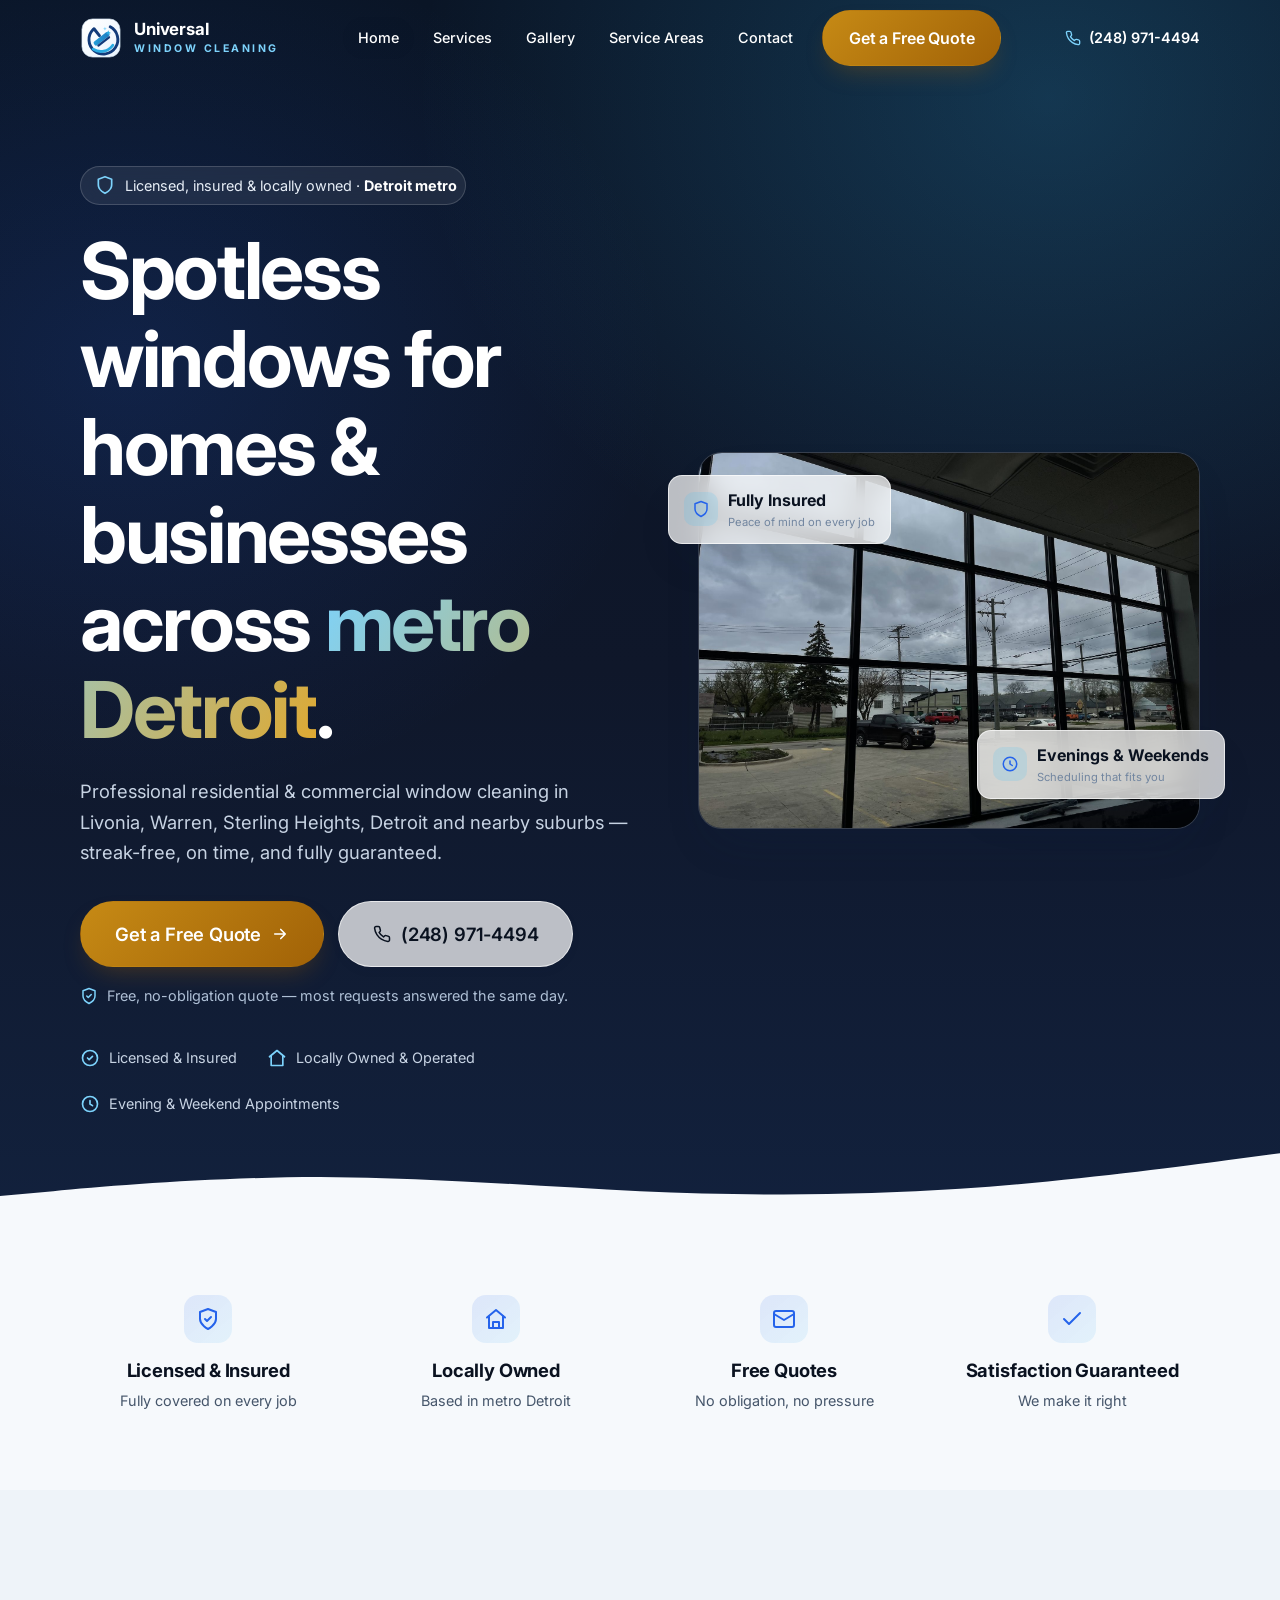
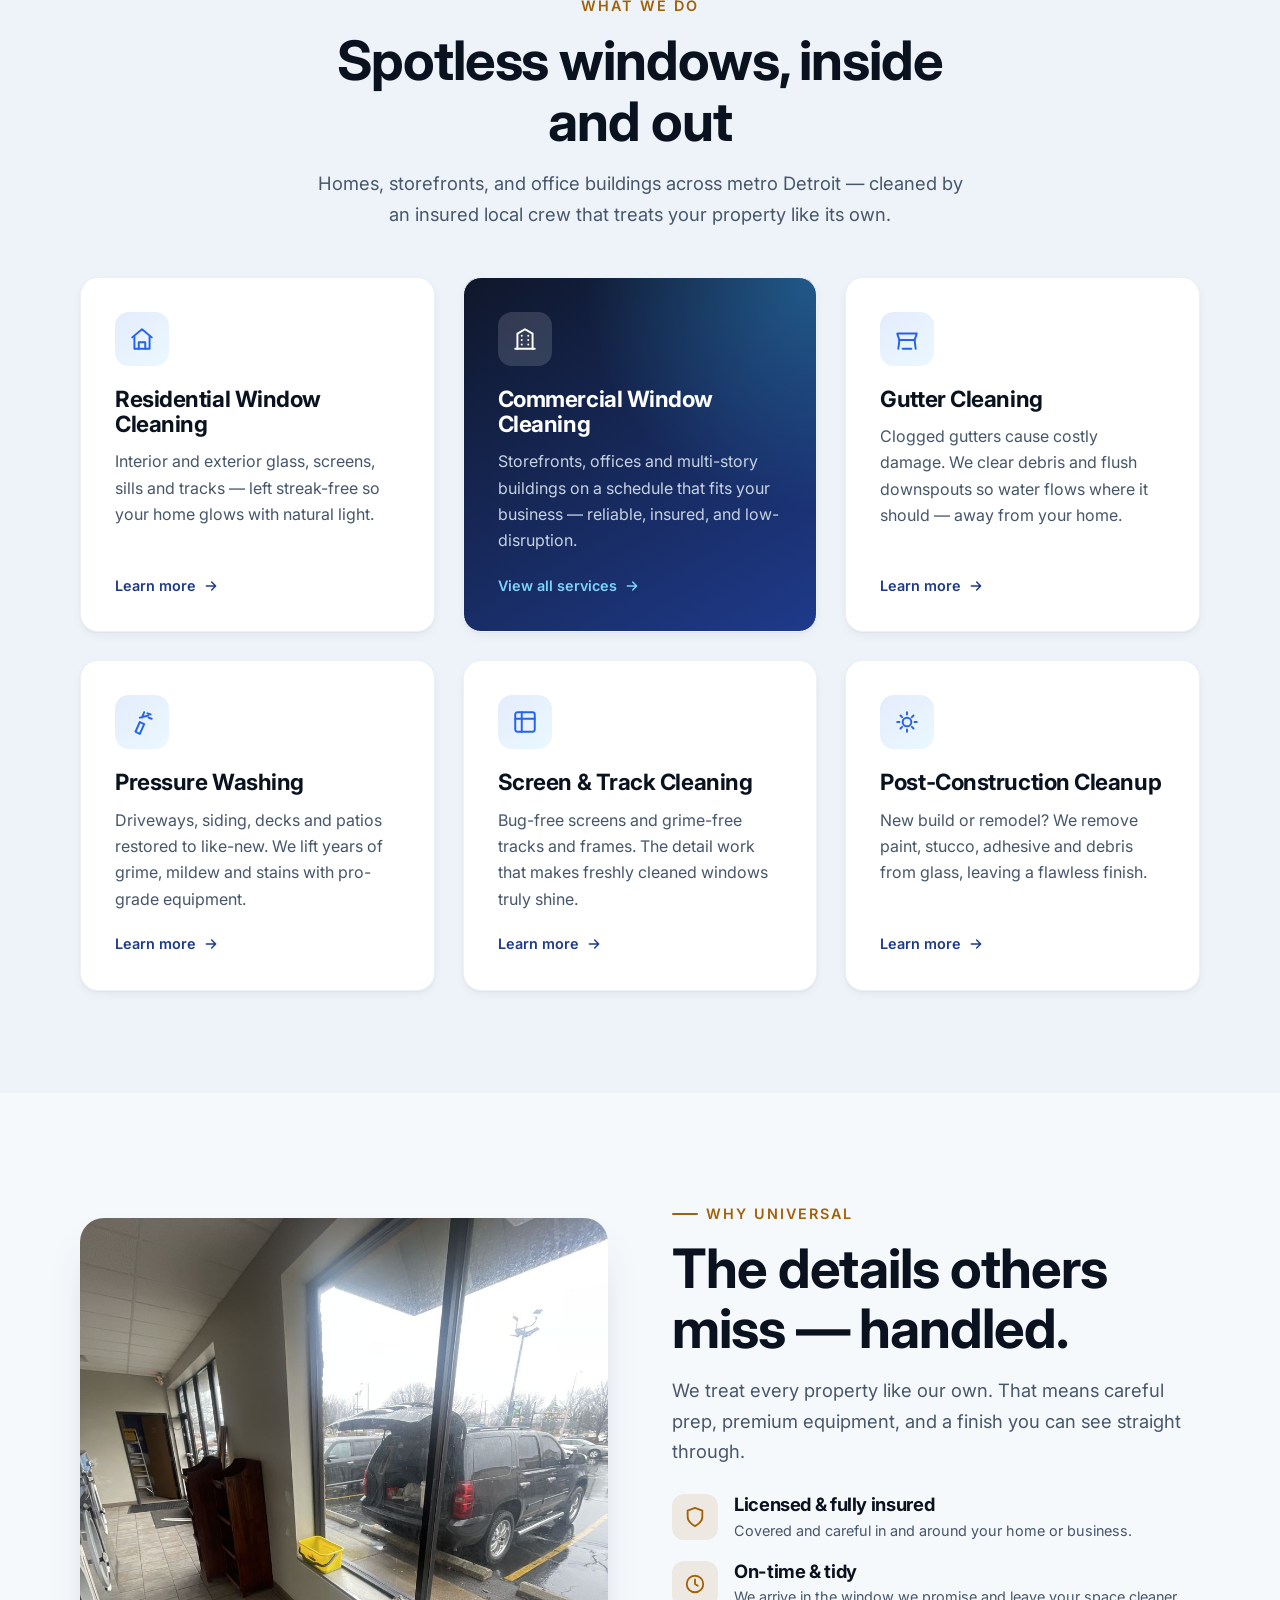
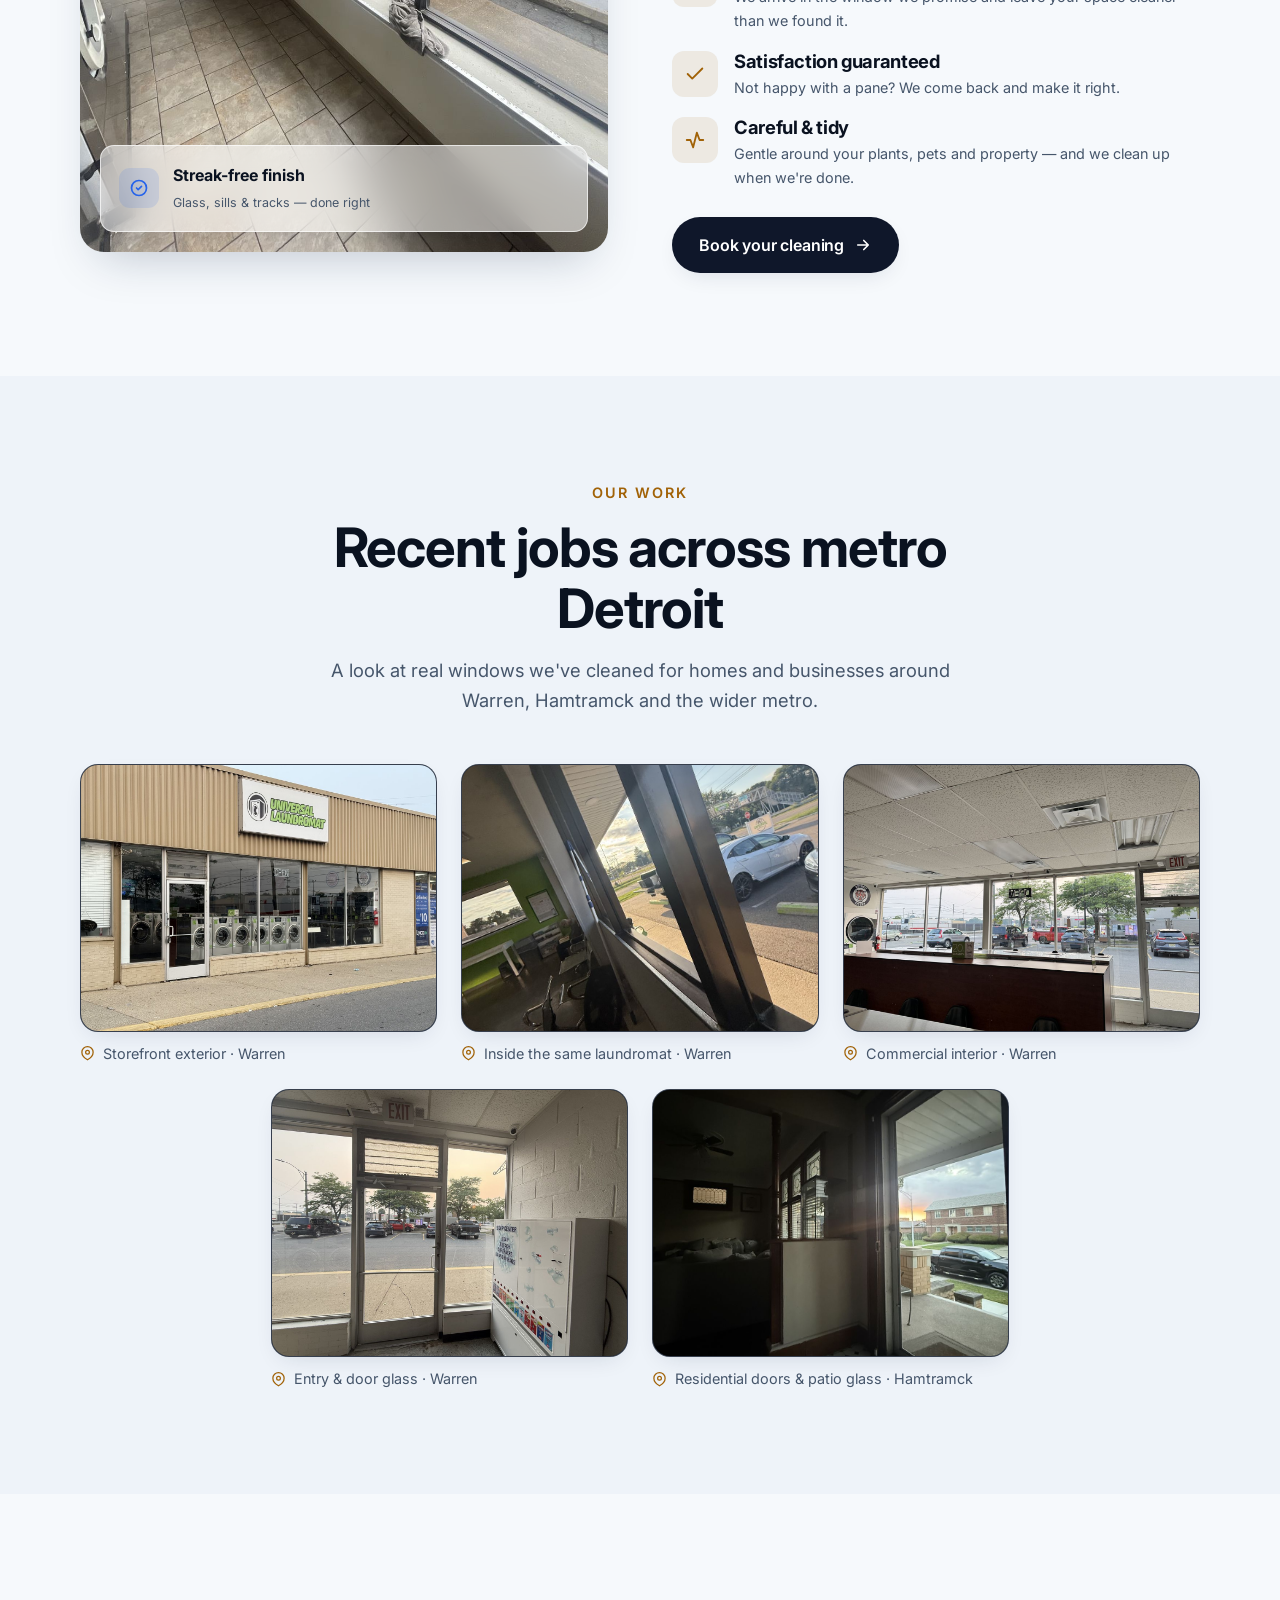
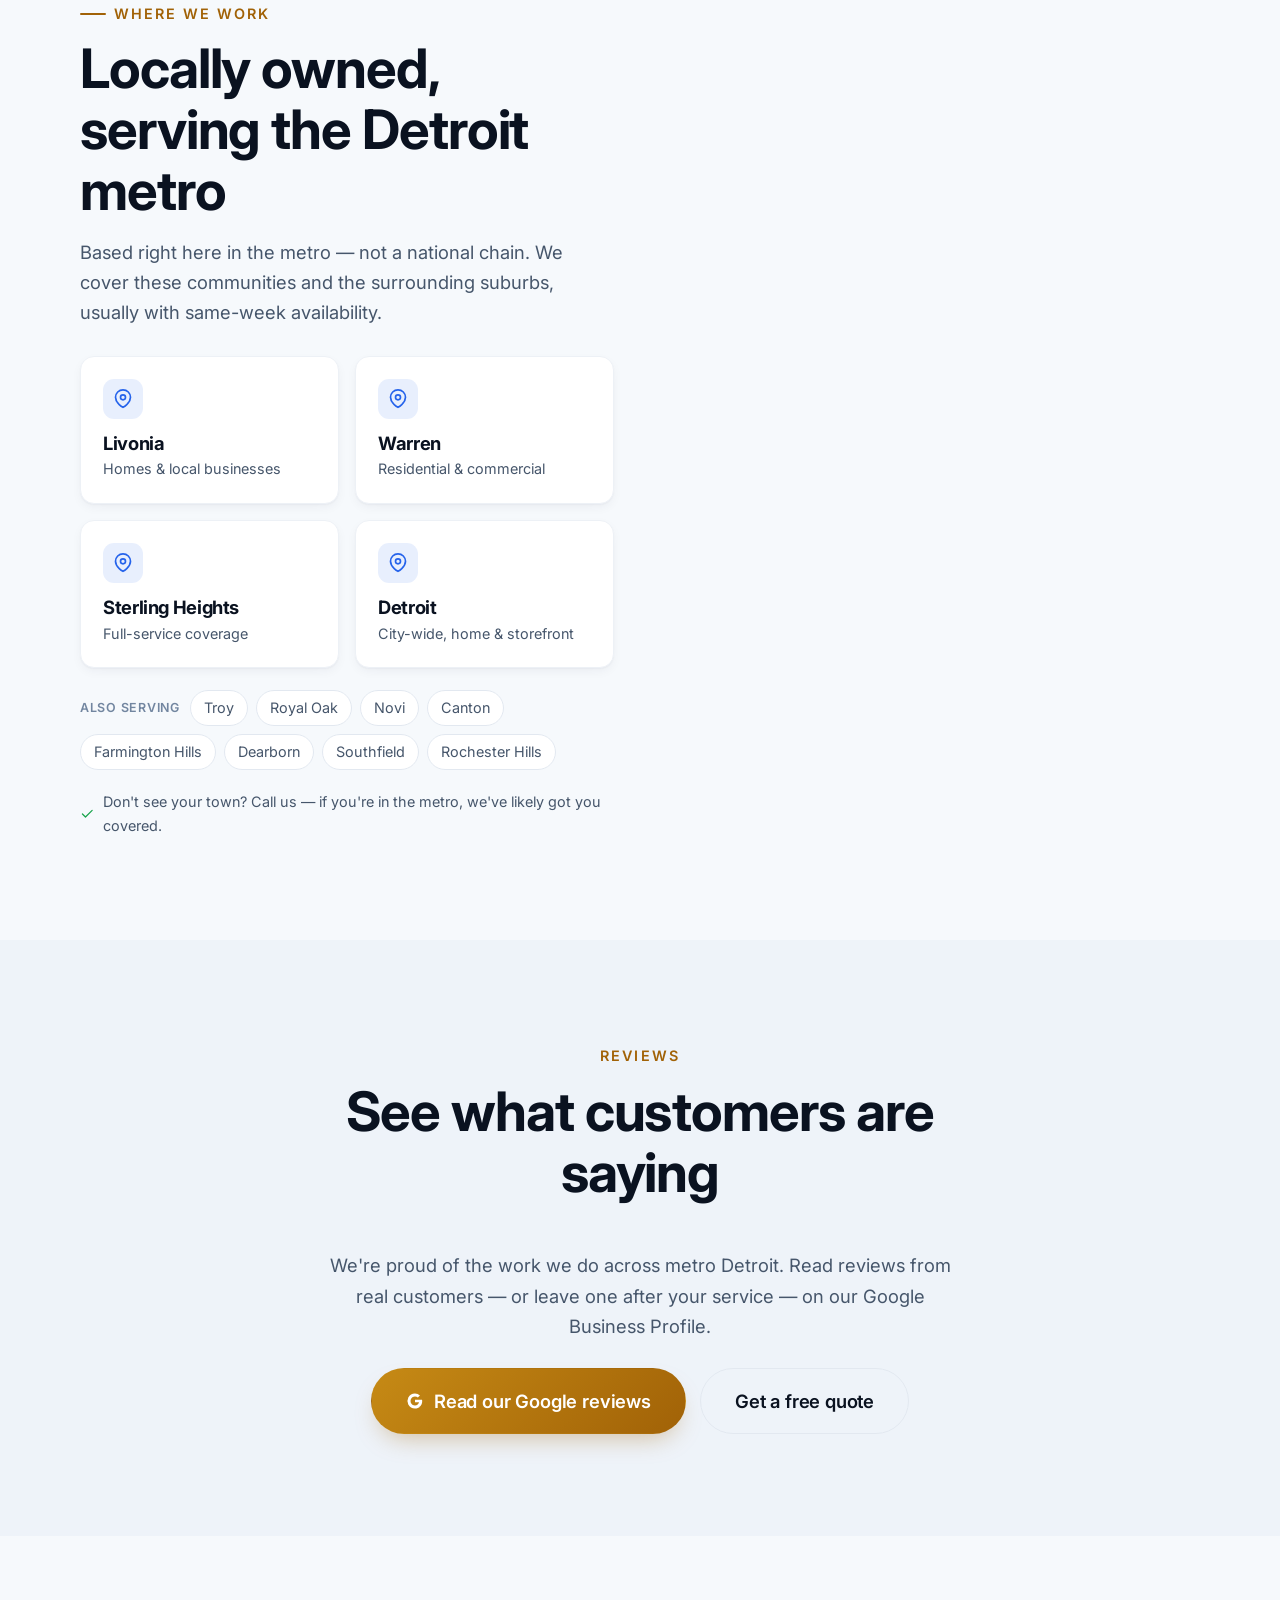
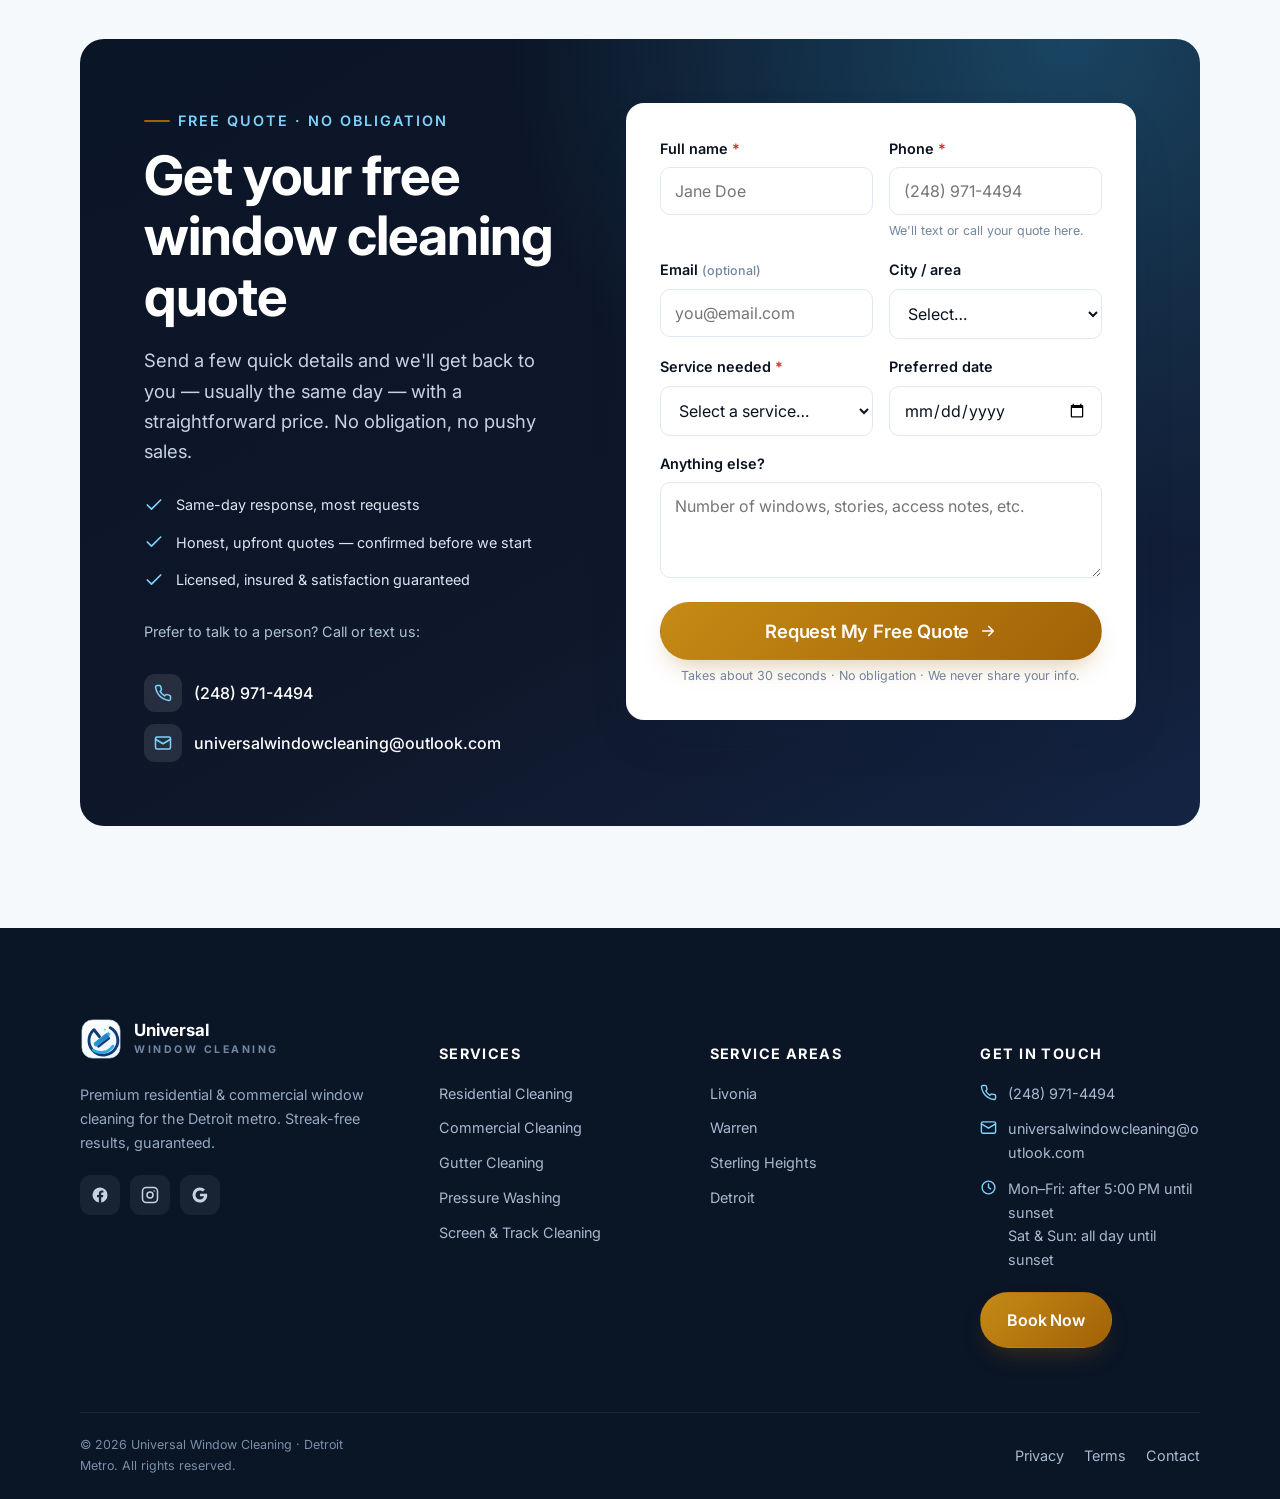
<file: index.html>
<!DOCTYPE html>
<html lang="en">
<head>
  <meta charset="UTF-8" />
  <meta name="viewport" content="width=device-width, initial-scale=1" />
  <title>Universal Window Cleaning — Detroit Metro's Clearest View</title>
  <meta name="description" content="Premium residential & commercial window cleaning across the Detroit metro — Livonia, Warren, Sterling Heights & Detroit. Licensed, insured, streak-free. Get a free quote." />
  <meta name="theme-color" content="#0A1526" />
  <link rel="icon" href="assets/img/logo.svg" type="image/svg+xml" />
  <link rel="preconnect" href="https://fonts.googleapis.com" />
  <link rel="preconnect" href="https://fonts.gstatic.com" crossorigin />
  <link href="https://fonts.googleapis.com/css2?family=Inter:wght@300;400;500;600;700;800&display=swap" rel="stylesheet" />
  <link rel="stylesheet" href="assets/css/styles.css" />
</head>
<body>

  <!-- ============ LOADING SCREEN (ref 12.png) ============ -->
  <div class="loader" aria-hidden="true">
    <div class="loader__inner">
      <div class="loader__mark">
        <div class="loader__shine"></div>
        <img class="loader__logo" src="assets/img/logo.svg" width="84" height="84" alt="" />
      </div>
      <div class="loader__name">Universal Window Cleaning</div>
      <div class="loader__tag">Detroit Metro</div>
      <div class="loader__bar"></div>
    </div>
  </div>

  <!-- ============ NAV ============ -->
  <header class="nav is-top" id="nav">
    <div class="container nav__inner">
      <a class="brand" href="index.html" aria-label="Universal Window Cleaning home">
        <img class="brand__logo" src="assets/img/logo.svg" width="42" height="42" alt="" />
        <span class="brand__text"><b>Universal</b><span>Window Cleaning</span></span>
      </a>
      <nav class="nav__menu" aria-label="Primary">
        <a class="nav__link is-active" href="index.html">Home</a>
        <a class="nav__link" href="services.html">Services</a>
        <a class="nav__link" href="index.html#gallery">Gallery</a>
        <a class="nav__link" href="index.html#areas">Service Areas</a>
        <a class="nav__link" href="index.html#book">Contact</a>
        <a class="btn btn--gold nav__cta" href="index.html#book">Get a Free Quote</a>
      </nav>
      <div class="nav__actions">
        <a class="nav__phone" href="tel:+12489714494">
          <svg width="20" height="20" viewBox="0 0 24 24" fill="none" stroke="currentColor" stroke-width="2" stroke-linecap="round" stroke-linejoin="round"><path d="M22 16.92v3a2 2 0 0 1-2.18 2 19.79 19.79 0 0 1-8.63-3.07 19.5 19.5 0 0 1-6-6 19.79 19.79 0 0 1-3.07-8.67A2 2 0 0 1 4.11 2h3a2 2 0 0 1 2 1.72c.13.96.36 1.9.7 2.81a2 2 0 0 1-.45 2.11L8.09 9.91a16 16 0 0 0 6 6l1.27-1.27a2 2 0 0 1 2.11-.45c.9.34 1.85.57 2.81.7A2 2 0 0 1 22 16.92z"/></svg>
          (248) 971-4494
        </a>
        <button class="nav__toggle" aria-label="Toggle menu" aria-expanded="false"><span></span><span></span><span></span></button>
      </div>
    </div>
  </header>

  <main>
    <!-- ============ HERO (ref 1.png) ============ -->
    <section class="hero">
      <div class="container">
        <div class="hero__grid">
          <div class="hero__copy">
            <span class="hero__badge">
              <svg width="20" height="20" viewBox="0 0 24 24" fill="none" stroke="currentColor" stroke-width="2" stroke-linecap="round" stroke-linejoin="round" style="color:var(--sky-400)"><path d="M12 22s8-4 8-10V5l-8-3-8 3v7c0 6 8 10 8 10z"/></svg>
              <span>Licensed, insured &amp; locally owned · <b>Detroit metro</b></span>
            </span>
            <h1>Spotless windows for homes &amp; businesses across <span class="accent">metro Detroit</span>.</h1>
            <p class="hero__sub">Professional residential &amp; commercial window cleaning in Livonia, Warren, Sterling Heights, Detroit and nearby suburbs — streak-free, on time, and fully guaranteed.</p>
            <div class="hero__cta">
              <a class="btn btn--gold btn--lg" href="index.html#book">
                Get a Free Quote
                <svg width="20" height="20" viewBox="0 0 24 24" fill="none" stroke="currentColor" stroke-width="2.2" stroke-linecap="round" stroke-linejoin="round"><path d="M5 12h14M13 6l6 6-6 6"/></svg>
              </a>
              <a class="btn btn--glass btn--lg" href="tel:+12489714494">
                <svg width="20" height="20" viewBox="0 0 24 24" fill="none" stroke="currentColor" stroke-width="2" stroke-linecap="round" stroke-linejoin="round"><path d="M22 16.92v3a2 2 0 0 1-2.18 2 19.79 19.79 0 0 1-8.63-3.07 19.5 19.5 0 0 1-6-6 19.79 19.79 0 0 1-3.07-8.67A2 2 0 0 1 4.11 2h3a2 2 0 0 1 2 1.72c.13.96.36 1.9.7 2.81a2 2 0 0 1-.45 2.11L8.09 9.91a16 16 0 0 0 6 6l1.27-1.27a2 2 0 0 1 2.11-.45c.9.34 1.85.57 2.81.7A2 2 0 0 1 22 16.92z"/></svg>
                (248) 971-4494
              </a>
            </div>
            <p class="hero__note">
              <svg width="20" height="20" viewBox="0 0 24 24" fill="none" stroke="currentColor" stroke-width="2" stroke-linecap="round" stroke-linejoin="round"><path d="M12 22s8-4 8-10V5l-8-3-8 3v7c0 6 8 10 8 10z"/><path d="M9 12l2 2 4-4"/></svg>
              Free, no-obligation quote — most requests answered the same day.
            </p>
            <ul class="hero__trust">
              <li><svg width="20" height="20" viewBox="0 0 24 24" fill="none" stroke="currentColor" stroke-width="2" stroke-linecap="round" stroke-linejoin="round"><path d="M9 12l2 2 4-4"/><path d="M21 12a9 9 0 1 1-18 0 9 9 0 0 1 18 0z"/></svg> Licensed &amp; Insured</li>
              <li><svg width="20" height="20" viewBox="0 0 24 24" fill="none" stroke="currentColor" stroke-width="2" stroke-linecap="round" stroke-linejoin="round"><path d="M3 10.5L12 3l9 7.5"/><path d="M5 9.5V21h14V9.5"/></svg> Locally Owned &amp; Operated</li>
              <li><svg width="20" height="20" viewBox="0 0 24 24" fill="none" stroke="currentColor" stroke-width="2" stroke-linecap="round" stroke-linejoin="round"><path d="M12 8v4l3 2"/><circle cx="12" cy="12" r="9"/></svg> Evening &amp; Weekend Appointments</li>
            </ul>
          </div>

          <div class="hero__visual">
            <div class="photo-frame">
              <img src="assets/img/hero.jpg" alt="Freshly cleaned floor-to-ceiling storefront windows by Universal Window Cleaning in metro Detroit" width="1700" height="1275" fetchpriority="high" />
            </div>
            <div class="hero__chip hero__chip--tl">
              <span class="ico"><svg width="20" height="20" viewBox="0 0 24 24" fill="none" stroke="currentColor" stroke-width="2" stroke-linecap="round" stroke-linejoin="round"><path d="M12 22s8-4 8-10V5l-8-3-8 3v7c0 6 8 10 8 10z"/></svg></span>
              <span><b>Fully Insured</b><small>Peace of mind on every job</small></span>
            </div>
            <div class="hero__chip hero__chip--br">
              <span class="ico"><svg width="20" height="20" viewBox="0 0 24 24" fill="none" stroke="currentColor" stroke-width="2" stroke-linecap="round" stroke-linejoin="round"><path d="M12 8v4l3 2"/><circle cx="12" cy="12" r="9"/></svg></span>
              <span><b>Evenings &amp; Weekends</b><small>Scheduling that fits you</small></span>
            </div>
          </div>
        </div>
      </div>
      <div class="wave" aria-hidden="true">
        <svg viewBox="0 0 1440 90" preserveAspectRatio="none"><path fill="currentColor" d="M0,64L60,58.7C120,53,240,43,360,42.7C480,43,600,53,720,58.7C840,64,960,64,1080,56C1200,48,1320,32,1380,24L1440,16L1440,90L0,90Z"></path></svg>
      </div>
    </section>

    <!-- ============ STATS / TRUST BAR ============ -->
    <section class="section section--tight">
      <div class="container">
        <div class="stats">
          <div class="stat reveal">
            <div class="stat__ico"><svg width="20" height="20" viewBox="0 0 24 24" fill="none" stroke="currentColor" stroke-width="2" stroke-linecap="round" stroke-linejoin="round"><path d="M12 22s8-4 8-10V5l-8-3-8 3v7c0 6 8 10 8 10z"/><path d="M9 12l2 2 4-4"/></svg></div>
            <div class="stat__title">Licensed &amp; Insured</div>
            <div class="stat__label">Fully covered on every job</div>
          </div>
          <div class="stat reveal" data-delay="1">
            <div class="stat__ico"><svg width="20" height="20" viewBox="0 0 24 24" fill="none" stroke="currentColor" stroke-width="2" stroke-linecap="round" stroke-linejoin="round"><path d="M3 10.5L12 3l9 7.5"/><path d="M5 9.5V21h14V9.5"/><path d="M9 21v-6h6v6"/></svg></div>
            <div class="stat__title">Locally Owned</div>
            <div class="stat__label">Based in metro Detroit</div>
          </div>
          <div class="stat reveal" data-delay="2">
            <div class="stat__ico"><svg width="20" height="20" viewBox="0 0 24 24" fill="none" stroke="currentColor" stroke-width="2" stroke-linecap="round" stroke-linejoin="round"><rect x="2" y="4" width="20" height="16" rx="2"/><path d="M22 7l-10 6L2 7"/></svg></div>
            <div class="stat__title">Free Quotes</div>
            <div class="stat__label">No obligation, no pressure</div>
          </div>
          <div class="stat reveal" data-delay="3">
            <div class="stat__ico"><svg width="20" height="20" viewBox="0 0 24 24" fill="none" stroke="currentColor" stroke-width="2" stroke-linecap="round" stroke-linejoin="round"><path d="M20 6L9 17l-5-5"/></svg></div>
            <div class="stat__title">Satisfaction Guaranteed</div>
            <div class="stat__label">We make it right</div>
          </div>
        </div>
      </div>
    </section>

    <!-- ============ SERVICES (ref 2.png — title/description) ============ -->
    <section class="section section--alt" id="services">
      <div class="container">
        <div class="section-head center reveal">
          <span class="eyebrow">What we do</span>
          <h2 class="section-title">Spotless windows, inside and out</h2>
          <p class="section-sub">Homes, storefronts, and office buildings across metro Detroit — cleaned by an insured local crew that treats your property like its own.</p>
        </div>
        <div class="services-grid">
          <article class="card service reveal">
            <div class="service__icon"><svg width="20" height="20" viewBox="0 0 24 24" fill="none" stroke="currentColor" stroke-width="1.8" stroke-linecap="round" stroke-linejoin="round"><path d="M3 10.5L12 3l9 7.5"/><path d="M5 9.5V21h14V9.5"/><path d="M9 21v-6h6v6"/></svg></div>
            <h3>Residential Window Cleaning</h3>
            <p>Interior and exterior glass, screens, sills and tracks — left streak-free so your home glows with natural light.</p>
            <a class="service__link" href="service-detail.html">Learn more <svg width="20" height="20" viewBox="0 0 24 24" fill="none" stroke="currentColor" stroke-width="2.2" stroke-linecap="round" stroke-linejoin="round"><path d="M5 12h14M13 6l6 6-6 6"/></svg></a>
          </article>

          <article class="card service service--feature reveal" data-delay="1">
            <div class="service__icon"><svg width="20" height="20" viewBox="0 0 24 24" fill="none" stroke="currentColor" stroke-width="1.8" stroke-linecap="round" stroke-linejoin="round"><path d="M3 21h18"/><path d="M5 21V7l7-4 7 4v14"/><path d="M9 9h.01M9 13h.01M9 17h.01M15 9h.01M15 13h.01M15 17h.01"/></svg></div>
            <h3>Commercial Window Cleaning</h3>
            <p>Storefronts, offices and multi-story buildings on a schedule that fits your business — reliable, insured, and low-disruption.</p>
            <a class="service__link" href="services.html">View all services <svg width="20" height="20" viewBox="0 0 24 24" fill="none" stroke="currentColor" stroke-width="2.2" stroke-linecap="round" stroke-linejoin="round"><path d="M5 12h14M13 6l6 6-6 6"/></svg></a>
          </article>

          <article class="card service reveal" data-delay="2">
            <div class="service__icon"><svg width="20" height="20" viewBox="0 0 24 24" fill="none" stroke="currentColor" stroke-width="1.8" stroke-linecap="round" stroke-linejoin="round"><path d="M3 7h18l-2 6H5L3 7z"/><path d="M5 13l-1 8M19 13l1 8M8 21h8"/></svg></div>
            <h3>Gutter Cleaning</h3>
            <p>Clogged gutters cause costly damage. We clear debris and flush downspouts so water flows where it should — away from your home.</p>
            <a class="service__link" href="services.html">Learn more <svg width="20" height="20" viewBox="0 0 24 24" fill="none" stroke="currentColor" stroke-width="2.2" stroke-linecap="round" stroke-linejoin="round"><path d="M5 12h14M13 6l6 6-6 6"/></svg></a>
          </article>

          <article class="card service reveal">
            <div class="service__icon"><svg width="20" height="20" viewBox="0 0 24 24" fill="none" stroke="currentColor" stroke-width="1.8" stroke-linecap="round" stroke-linejoin="round"><path d="M14 3l-2 5M10 8l8-2"/><path d="M6 21l4-9 4 2-4 9-4-2z"/><path d="M17 4l3 1M18 8l3 1"/></svg></div>
            <h3>Pressure Washing</h3>
            <p>Driveways, siding, decks and patios restored to like-new. We lift years of grime, mildew and stains with pro-grade equipment.</p>
            <a class="service__link" href="services.html">Learn more <svg width="20" height="20" viewBox="0 0 24 24" fill="none" stroke="currentColor" stroke-width="2.2" stroke-linecap="round" stroke-linejoin="round"><path d="M5 12h14M13 6l6 6-6 6"/></svg></a>
          </article>

          <article class="card service reveal" data-delay="1">
            <div class="service__icon"><svg width="20" height="20" viewBox="0 0 24 24" fill="none" stroke="currentColor" stroke-width="1.8" stroke-linecap="round" stroke-linejoin="round"><rect x="3" y="3" width="18" height="18" rx="2"/><path d="M3 9h18M9 3v18"/></svg></div>
            <h3>Screen &amp; Track Cleaning</h3>
            <p>Bug-free screens and grime-free tracks and frames. The detail work that makes freshly cleaned windows truly shine.</p>
            <a class="service__link" href="services.html">Learn more <svg width="20" height="20" viewBox="0 0 24 24" fill="none" stroke="currentColor" stroke-width="2.2" stroke-linecap="round" stroke-linejoin="round"><path d="M5 12h14M13 6l6 6-6 6"/></svg></a>
          </article>

          <article class="card service reveal" data-delay="2">
            <div class="service__icon"><svg width="20" height="20" viewBox="0 0 24 24" fill="none" stroke="currentColor" stroke-width="1.8" stroke-linecap="round" stroke-linejoin="round"><path d="M12 3v2M12 19v2M5 12H3M21 12h-2M6 6l1.5 1.5M16.5 16.5L18 18M18 6l-1.5 1.5M7.5 16.5L6 18"/><circle cx="12" cy="12" r="4"/></svg></div>
            <h3>Post-Construction Cleanup</h3>
            <p>New build or remodel? We remove paint, stucco, adhesive and debris from glass, leaving a flawless finish.</p>
            <a class="service__link" href="services.html">Learn more <svg width="20" height="20" viewBox="0 0 24 24" fill="none" stroke="currentColor" stroke-width="2.2" stroke-linecap="round" stroke-linejoin="round"><path d="M5 12h14M13 6l6 6-6 6"/></svg></a>
          </article>
        </div>
      </div>
    </section>

    <!-- ============ WHY US ============ -->
    <section class="section">
      <div class="container">
        <div class="split">
          <div class="media-frame reveal">
            <img src="assets/img/feature.jpg" alt="Freshly cleaned interior window by Universal Window Cleaning, metro Detroit" width="975" height="1300" loading="lazy" />
            <div class="badge-float glass">
              <span class="ico" style="width:40px;height:40px;border-radius:11px;display:grid;place-items:center;background:rgba(37,99,235,.12);color:var(--blue-600);flex:none">
                <svg viewBox="0 0 24 24" width="20" height="20" fill="none" stroke="currentColor" stroke-width="2" stroke-linecap="round" stroke-linejoin="round"><path d="M9 12l2 2 4-4"/><circle cx="12" cy="12" r="9"/></svg>
              </span>
              <span><b>Streak-free finish</b><br /><small>Glass, sills &amp; tracks — done right</small></span>
            </div>
          </div>
          <div class="reveal" data-delay="1">
            <span class="eyebrow">Why Universal</span>
            <h2 class="section-title">The details others miss — handled.</h2>
            <p class="section-sub">We treat every property like our own. That means careful prep, premium equipment, and a finish you can see straight through.</p>
            <div class="feature-list">
              <div class="feature">
                <span class="feature__ico"><svg width="20" height="20" viewBox="0 0 24 24" fill="none" stroke="currentColor" stroke-width="2" stroke-linecap="round" stroke-linejoin="round"><path d="M12 22s8-4 8-10V5l-8-3-8 3v7c0 6 8 10 8 10z"/></svg></span>
                <div><h4>Licensed &amp; fully insured</h4><p>Covered and careful in and around your home or business.</p></div>
              </div>
              <div class="feature">
                <span class="feature__ico"><svg width="20" height="20" viewBox="0 0 24 24" fill="none" stroke="currentColor" stroke-width="2" stroke-linecap="round" stroke-linejoin="round"><circle cx="12" cy="12" r="9"/><path d="M12 7v5l3 2"/></svg></span>
                <div><h4>On-time &amp; tidy</h4><p>We arrive in the window we promise and leave your space cleaner than we found it.</p></div>
              </div>
              <div class="feature">
                <span class="feature__ico"><svg width="20" height="20" viewBox="0 0 24 24" fill="none" stroke="currentColor" stroke-width="2" stroke-linecap="round" stroke-linejoin="round"><path d="M20 6L9 17l-5-5"/></svg></span>
                <div><h4>Satisfaction guaranteed</h4><p>Not happy with a pane? We come back and make it right.</p></div>
              </div>
              <div class="feature">
                <span class="feature__ico"><svg width="20" height="20" viewBox="0 0 24 24" fill="none" stroke="currentColor" stroke-width="2" stroke-linecap="round" stroke-linejoin="round"><path d="M3 12h4l3 8 4-16 3 8h4"/></svg></span>
                <div><h4>Careful &amp; tidy</h4><p>Gentle around your plants, pets and property — and we clean up when we're done.</p></div>
              </div>
            </div>
            <a class="btn btn--primary" href="index.html#book" style="margin-top:28px">Book your cleaning
              <svg width="20" height="20" viewBox="0 0 24 24" fill="none" stroke="currentColor" stroke-width="2.2" stroke-linecap="round" stroke-linejoin="round"><path d="M5 12h14M13 6l6 6-6 6"/></svg>
            </a>
          </div>
        </div>
      </div>
    </section>

    <!-- ============ GALLERY (before/after) ============ -->
    <section class="section section--alt" id="gallery">
      <div class="container">
        <div class="section-head center reveal">
          <span class="eyebrow">Our work</span>
          <h2 class="section-title">Recent jobs across metro Detroit</h2>
          <p class="section-sub">A look at real windows we've cleaned for homes and businesses around Warren, Hamtramck and the wider metro.</p>
        </div>
        <div class="gallery">
          <figure class="reveal">
            <div class="photo-frame"><img src="assets/img/work-2.jpg" alt="Freshly cleaned laundromat storefront windows in Warren" width="1300" height="975" loading="lazy" /></div>
            <figcaption class="gallery__cap"><svg width="20" height="20" viewBox="0 0 24 24" fill="none" stroke="currentColor" stroke-width="2" stroke-linecap="round" stroke-linejoin="round"><path d="M21 10c0 7-9 12-9 12s-9-5-9-12a9 9 0 0 1 18 0z"/><circle cx="12" cy="10" r="3"/></svg> Storefront exterior · Warren</figcaption>
          </figure>
          <figure class="reveal" data-delay="1">
            <div class="photo-frame"><img src="assets/img/work-4.jpg" alt="Streak-free interior glass inside the same Warren laundromat" width="975" height="1300" loading="lazy" /></div>
            <figcaption class="gallery__cap"><svg width="20" height="20" viewBox="0 0 24 24" fill="none" stroke="currentColor" stroke-width="2" stroke-linecap="round" stroke-linejoin="round"><path d="M21 10c0 7-9 12-9 12s-9-5-9-12a9 9 0 0 1 18 0z"/><circle cx="12" cy="10" r="3"/></svg> Inside the same laundromat · Warren</figcaption>
          </figure>
          <figure class="reveal" data-delay="2">
            <div class="photo-frame"><img src="assets/img/work-1.jpg" alt="Clean commercial interior windows in Warren" width="1300" height="975" loading="lazy" /></div>
            <figcaption class="gallery__cap"><svg width="20" height="20" viewBox="0 0 24 24" fill="none" stroke="currentColor" stroke-width="2" stroke-linecap="round" stroke-linejoin="round"><path d="M21 10c0 7-9 12-9 12s-9-5-9-12a9 9 0 0 1 18 0z"/><circle cx="12" cy="10" r="3"/></svg> Commercial interior · Warren</figcaption>
          </figure>
          <figure class="reveal">
            <div class="photo-frame"><img src="assets/img/work-3.jpg" alt="Clean glass entry door in Warren" width="1300" height="975" loading="lazy" /></div>
            <figcaption class="gallery__cap"><svg width="20" height="20" viewBox="0 0 24 24" fill="none" stroke="currentColor" stroke-width="2" stroke-linecap="round" stroke-linejoin="round"><path d="M21 10c0 7-9 12-9 12s-9-5-9-12a9 9 0 0 1 18 0z"/><circle cx="12" cy="10" r="3"/></svg> Entry &amp; door glass · Warren</figcaption>
          </figure>
          <figure class="reveal" data-delay="1">
            <div class="photo-frame"><img src="assets/img/work-6.jpg" alt="Clean residential patio door glass in Hamtramck" width="975" height="1300" loading="lazy" /></div>
            <figcaption class="gallery__cap"><svg width="20" height="20" viewBox="0 0 24 24" fill="none" stroke="currentColor" stroke-width="2" stroke-linecap="round" stroke-linejoin="round"><path d="M21 10c0 7-9 12-9 12s-9-5-9-12a9 9 0 0 1 18 0z"/><circle cx="12" cy="10" r="3"/></svg> Residential doors &amp; patio glass · Hamtramck</figcaption>
          </figure>
        </div>
      </div>
    </section>

    <!-- ============ SERVICE AREAS ============ -->
    <section class="section" id="areas">
      <div class="container">
        <div class="areas">
          <div class="reveal">
            <span class="eyebrow">Where we work</span>
            <h2 class="section-title">Locally owned, serving the Detroit metro</h2>
            <p class="section-sub">Based right here in the metro — not a national chain. We cover these communities and the surrounding suburbs, usually with same-week availability.</p>
            <div class="area-cards" style="margin-top:28px">
              <div class="area">
                <div class="area__pin"><svg width="20" height="20" viewBox="0 0 24 24" fill="none" stroke="currentColor" stroke-width="2" stroke-linecap="round" stroke-linejoin="round"><path d="M21 10c0 7-9 12-9 12s-9-5-9-12a9 9 0 0 1 18 0z"/><circle cx="12" cy="10" r="3"/></svg></div>
                <h4>Livonia</h4><p>Homes &amp; local businesses</p>
              </div>
              <div class="area">
                <div class="area__pin"><svg width="20" height="20" viewBox="0 0 24 24" fill="none" stroke="currentColor" stroke-width="2" stroke-linecap="round" stroke-linejoin="round"><path d="M21 10c0 7-9 12-9 12s-9-5-9-12a9 9 0 0 1 18 0z"/><circle cx="12" cy="10" r="3"/></svg></div>
                <h4>Warren</h4><p>Residential &amp; commercial</p>
              </div>
              <div class="area">
                <div class="area__pin"><svg width="20" height="20" viewBox="0 0 24 24" fill="none" stroke="currentColor" stroke-width="2" stroke-linecap="round" stroke-linejoin="round"><path d="M21 10c0 7-9 12-9 12s-9-5-9-12a9 9 0 0 1 18 0z"/><circle cx="12" cy="10" r="3"/></svg></div>
                <h4>Sterling Heights</h4><p>Full-service coverage</p>
              </div>
              <div class="area">
                <div class="area__pin"><svg width="20" height="20" viewBox="0 0 24 24" fill="none" stroke="currentColor" stroke-width="2" stroke-linecap="round" stroke-linejoin="round"><path d="M21 10c0 7-9 12-9 12s-9-5-9-12a9 9 0 0 1 18 0z"/><circle cx="12" cy="10" r="3"/></svg></div>
                <h4>Detroit</h4><p>City-wide, home &amp; storefront</p>
              </div>
            </div>
            <div class="area-tags" aria-label="Nearby suburbs we also serve">
              <span class="area-tags__label">Also serving</span>
              <span>Troy</span><span>Royal Oak</span><span>Novi</span><span>Canton</span><span>Farmington Hills</span><span>Dearborn</span><span>Southfield</span><span>Rochester Hills</span>
            </div>
            <p class="area-note"><svg width="20" height="20" viewBox="0 0 24 24" fill="none" stroke="currentColor" stroke-width="2" stroke-linecap="round" stroke-linejoin="round"><path d="M20 6L9 17l-5-5"/></svg> Don't see your town? Call us — if you're in the metro, we've likely got you covered.</p>
          </div>
          <div class="area-map reveal" data-delay="1">
            <div>
              <svg viewBox="0 0 24 24" width="46" height="46" fill="none" stroke="currentColor" stroke-width="1.6" stroke-linecap="round" stroke-linejoin="round" style="margin:0 auto 14px"><path d="M9 3L3 6v15l6-3 6 3 6-3V3l-6 3-6-3z"/><path d="M9 3v15M15 6v15"/></svg>
              <h3 style="color:#fff;font-size:var(--fs-xl)">Serving metro Detroit</h3>
              <p style="color:#C7D3E3;margin-top:8px;max-width:36ch;margin-inline:auto">Livonia · Warren · Sterling Heights · Detroit — plus nearby suburbs.</p>
              <ul class="area-map__trust">
                <li><svg width="20" height="20" viewBox="0 0 24 24" fill="none" stroke="currentColor" stroke-width="2.4" stroke-linecap="round" stroke-linejoin="round"><path d="M20 6L9 17l-5-5"/></svg> Locally owned &amp; operated</li>
                <li><svg width="20" height="20" viewBox="0 0 24 24" fill="none" stroke="currentColor" stroke-width="2.4" stroke-linecap="round" stroke-linejoin="round"><path d="M20 6L9 17l-5-5"/></svg> Licensed &amp; insured</li>
                <li><svg width="20" height="20" viewBox="0 0 24 24" fill="none" stroke="currentColor" stroke-width="2.4" stroke-linecap="round" stroke-linejoin="round"><path d="M20 6L9 17l-5-5"/></svg> Same-week availability</li>
              </ul>
              <a class="btn btn--gold" href="index.html#book" style="margin-top:22px">Check my address</a>
            </div>
          </div>
        </div>
      </div>
    </section>

    <!-- ============ TESTIMONIALS ============ -->
    <section class="section section--alt">
      <div class="container">
        <div class="section-head center reveal">
          <span class="eyebrow">Reviews</span>
          <h2 class="section-title">See what customers are saying</h2>
        </div>
        <div class="reviews reveal">
          <p class="section-sub" style="margin-top:0">We're proud of the work we do across metro Detroit. Read reviews from real customers — or leave one after your service — on our Google Business Profile.</p>
          <div style="display:flex;gap:14px;justify-content:center;flex-wrap:wrap;margin-top:26px">
            <a class="btn btn--gold btn--lg" href="https://share.google/cedoesM2oa7whhfxK" target="_blank" rel="noopener noreferrer">
              <svg width="20" height="20" viewBox="0 0 24 24" fill="currentColor"><path d="M21.6 12.2c0-.6-.1-1.2-.2-1.8H12v3.4h5.4a4.6 4.6 0 0 1-2 3v2.5h3.2c1.9-1.7 3-4.3 3-7.1z"/><path d="M12 22c2.7 0 5-.9 6.6-2.4l-3.2-2.5c-.9.6-2 1-3.4 1-2.6 0-4.8-1.7-5.6-4.1H3.1v2.6A10 10 0 0 0 12 22z"/><path d="M6.4 14c-.2-.6-.3-1.3-.3-2s.1-1.4.3-2V7.4H3.1a10 10 0 0 0 0 9.2L6.4 14z"/><path d="M12 5.9c1.5 0 2.8.5 3.8 1.5l2.8-2.8A10 10 0 0 0 12 2a10 10 0 0 0-8.9 5.4L6.4 10c.8-2.4 3-4.1 5.6-4.1z"/></svg>
              Read our Google reviews
            </a>
            <a class="btn btn--ghost btn--lg" href="index.html#book">Get a free quote</a>
          </div>
        </div>
        <!--
          Sample testimonials removed before launch (they were not real customers).
          Restore this block ONLY with genuine, permission-granted quotes:
          "Booked online and they were out the next day. Every window is spotless." — Sarah M., Livonia
          "We use Universal for our storefront every quarter. Always on time and professional." — David R., Warren
          "Windows, screens and gutters in one visit. Friendly crew, fair price." — Jenna T., Sterling Heights
        -->
      </div>
    </section>

    <!-- ============ BOOKING / CONTACT (CTA + form) ============ -->
    <section class="section" id="book">
      <div class="container">
        <div class="book reveal">
          <div class="book__grid">
            <div>
              <span class="eyebrow" style="color:var(--sky-400)">Free quote · No obligation</span>
              <h2 style="margin-top:12px">Get your free window cleaning quote</h2>
              <p class="book__lead">Send a few quick details and we'll get back to you — usually the same day — with a straightforward price. No obligation, no pushy sales.</p>
              <ul class="book__perks">
                <li><svg width="20" height="20" viewBox="0 0 24 24" fill="none" stroke="currentColor" stroke-width="2" stroke-linecap="round" stroke-linejoin="round"><path d="M20 6L9 17l-5-5"/></svg> Same-day response, most requests</li>
                <li><svg width="20" height="20" viewBox="0 0 24 24" fill="none" stroke="currentColor" stroke-width="2" stroke-linecap="round" stroke-linejoin="round"><path d="M20 6L9 17l-5-5"/></svg> Honest, upfront quotes — confirmed before we start</li>
                <li><svg width="20" height="20" viewBox="0 0 24 24" fill="none" stroke="currentColor" stroke-width="2" stroke-linecap="round" stroke-linejoin="round"><path d="M20 6L9 17l-5-5"/></svg> Licensed, insured &amp; satisfaction guaranteed</li>
              </ul>
              <p class="book__or">Prefer to talk to a person? Call or text us:</p>
              <div class="book__contact">
                <a href="tel:+12489714494"><span class="ico"><svg width="20" height="20" viewBox="0 0 24 24" fill="none" stroke="currentColor" stroke-width="2" stroke-linecap="round" stroke-linejoin="round"><path d="M22 16.92v3a2 2 0 0 1-2.18 2 19.79 19.79 0 0 1-8.63-3.07 19.5 19.5 0 0 1-6-6 19.79 19.79 0 0 1-3.07-8.67A2 2 0 0 1 4.11 2h3a2 2 0 0 1 2 1.72c.13.96.36 1.9.7 2.81a2 2 0 0 1-.45 2.11L8.09 9.91a16 16 0 0 0 6 6l1.27-1.27a2 2 0 0 1 2.11-.45c.9.34 1.85.57 2.81.7A2 2 0 0 1 22 16.92z"/></svg></span> (248) 971-4494</a>
                <a href="mailto:universalwindowcleaning@outlook.com"><span class="ico"><svg width="20" height="20" viewBox="0 0 24 24" fill="none" stroke="currentColor" stroke-width="2" stroke-linecap="round" stroke-linejoin="round"><rect x="2" y="4" width="20" height="16" rx="2"/><path d="M22 7l-10 6L2 7"/></svg></span> universalwindowcleaning@outlook.com</a>
              </div>
            </div>

            <div>
              <form class="form" id="booking-form" action="https://formspree.io/f/meebbnnp" method="POST" novalidate>
                <!-- Formspree config: subject line + honeypot spam trap -->
                <input type="hidden" name="_subject" value="New quote request — Universal Window Cleaning website" />
                <input type="text" name="_gotcha" tabindex="-1" autocomplete="off" aria-hidden="true" style="position:absolute;left:-9999px;width:1px;height:1px;overflow:hidden" />
                <div class="form__row">
                  <div class="field">
                    <label for="name">Full name <span class="req">*</span></label>
                    <input id="name" name="name" type="text" autocomplete="name" required placeholder="Jane Doe" />
                    <span class="field__error">Please enter your name.</span>
                  </div>
                  <div class="field">
                    <label for="phone">Phone <span class="req">*</span></label>
                    <input id="phone" name="phone" type="tel" autocomplete="tel" required placeholder="(248) 971-4494" />
                    <span class="field__help">We'll text or call your quote here.</span>
                    <span class="field__error">Please enter a phone number.</span>
                  </div>
                </div>
                <div class="form__row">
                  <div class="field">
                    <label for="email">Email <span class="opt">(optional)</span></label>
                    <input id="email" name="email" type="email" autocomplete="email" placeholder="you@email.com" />
                    <span class="field__error">Please enter a valid email.</span>
                  </div>
                  <div class="field">
                    <label for="city">City / area</label>
                    <select id="city" name="city">
                      <option value="">Select…</option>
                      <option>Livonia</option><option>Warren</option><option>Sterling Heights</option><option>Detroit</option>
                      <option>Troy</option><option>Royal Oak</option><option>Novi</option><option>Canton</option>
                      <option>Farmington Hills</option><option>Dearborn</option><option>Southfield</option><option>Rochester Hills</option>
                      <option>Other metro Detroit</option>
                    </select>
                  </div>
                </div>
                <div class="form__row">
                  <div class="field">
                    <label for="service">Service needed <span class="req">*</span></label>
                    <select id="service" name="service" required>
                      <option value="">Select a service…</option>
                      <option>Residential Window Cleaning</option>
                      <option>Commercial Window Cleaning</option>
                      <option>Gutter Cleaning</option>
                      <option>Pressure Washing</option>
                      <option>Screen &amp; Track Cleaning</option>
                      <option>Post-Construction Cleanup</option>
                    </select>
                    <span class="field__error">Please choose a service.</span>
                  </div>
                  <div class="field">
                    <label for="date">Preferred date</label>
                    <input id="date" name="date" type="date" />
                  </div>
                </div>
                <div class="field">
                  <label for="message">Anything else?</label>
                  <textarea id="message" name="message" placeholder="Number of windows, stories, access notes, etc."></textarea>
                </div>
                <button class="btn btn--gold btn--lg btn--block" type="submit">
                  Request My Free Quote
                  <svg width="20" height="20" viewBox="0 0 24 24" fill="none" stroke="currentColor" stroke-width="2.2" stroke-linecap="round" stroke-linejoin="round"><path d="M5 12h14M13 6l6 6-6 6"/></svg>
                </button>
                <p class="form__note">Takes about 30 seconds · No obligation · We never share your info.</p>
                <p class="form__status form__status--error" role="alert">Sorry — something went wrong sending your request. Please call or text <a href="tel:+12489714494" style="color:inherit;font-weight:600">(248) 971-4494</a> and we'll take care of you.</p>
              </form>
              <div class="form__success glass" style="border-radius:var(--r-lg)">
                <div class="check"><svg width="20" height="20" viewBox="0 0 24 24" fill="none" stroke="currentColor" stroke-width="2.4" stroke-linecap="round" stroke-linejoin="round"><path d="M20 6L9 17l-5-5"/></svg></div>
                <h3 style="font-size:var(--fs-xl)">Request received!</h3>
                <p style="color:var(--color-fg-soft);margin-top:8px">Thanks — we'll reach out within one business day with your free quote. For anything urgent, call <a href="tel:+12489714494" style="color:var(--color-secondary);font-weight:600">(248) 971-4494</a>.</p>
              </div>
            </div>
          </div>
        </div>
      </div>
    </section>
  </main>

  <!-- ============ FOOTER (ref 6.png) ============ -->
  <footer class="footer">
    <div class="container">
      <div class="footer__grid">
        <div>
          <a class="brand" href="index.html">
            <img class="brand__logo" src="assets/img/logo.svg" width="42" height="42" alt="" />
            <span class="brand__text"><b>Universal</b><span>Window Cleaning</span></span>
          </a>
          <p>Premium residential &amp; commercial window cleaning for the Detroit metro. Streak-free results, guaranteed.</p>
          <div class="footer__social">
            <a href="https://www.facebook.com/profile.php?id=61574867893188" target="_blank" rel="noopener noreferrer" aria-label="Facebook"><svg width="20" height="20" viewBox="0 0 24 24" fill="currentColor"><path d="M22 12a10 10 0 1 0-11.5 9.9v-7H8v-2.9h2.5V9.8c0-2.5 1.5-3.9 3.8-3.9 1.1 0 2.2.2 2.2.2v2.5h-1.3c-1.2 0-1.6.8-1.6 1.6v1.9h2.8l-.4 2.9h-2.4v7A10 10 0 0 0 22 12z"/></svg></a>
            <a href="https://www.instagram.com/universalwindowcleaning?igsh=dWlxaWFhMG1sZG81&amp;utm_source=qr" target="_blank" rel="noopener noreferrer" aria-label="Instagram"><svg width="20" height="20" viewBox="0 0 24 24" fill="none" stroke="currentColor" stroke-width="2" stroke-linecap="round" stroke-linejoin="round"><rect x="2" y="2" width="20" height="20" rx="5"/><circle cx="12" cy="12" r="4"/><path d="M17.5 6.5h.01"/></svg></a>
            <a href="https://share.google/cedoesM2oa7whhfxK" target="_blank" rel="noopener noreferrer" aria-label="Google"><svg width="20" height="20" viewBox="0 0 24 24" fill="currentColor"><path d="M21.6 12.2c0-.6-.1-1.2-.2-1.8H12v3.4h5.4a4.6 4.6 0 0 1-2 3v2.5h3.2c1.9-1.7 3-4.3 3-7.1z"/><path d="M12 22c2.7 0 5-.9 6.6-2.4l-3.2-2.5c-.9.6-2 1-3.4 1-2.6 0-4.8-1.7-5.6-4.1H3.1v2.6A10 10 0 0 0 12 22z"/><path d="M6.4 14c-.2-.6-.3-1.3-.3-2s.1-1.4.3-2V7.4H3.1a10 10 0 0 0 0 9.2L6.4 14z"/><path d="M12 5.9c1.5 0 2.8.5 3.8 1.5l2.8-2.8A10 10 0 0 0 12 2a10 10 0 0 0-8.9 5.4L6.4 10c.8-2.4 3-4.1 5.6-4.1z"/></svg></a>
          </div>
        </div>
        <div>
          <h5>Services</h5>
          <div class="footer__links">
            <a href="service-detail.html">Residential Cleaning</a>
            <a href="services.html">Commercial Cleaning</a>
            <a href="services.html">Gutter Cleaning</a>
            <a href="services.html">Pressure Washing</a>
            <a href="services.html">Screen &amp; Track Cleaning</a>
          </div>
        </div>
        <div>
          <h5>Service Areas</h5>
          <div class="footer__links">
            <a href="index.html#areas">Livonia</a>
            <a href="index.html#areas">Warren</a>
            <a href="index.html#areas">Sterling Heights</a>
            <a href="index.html#areas">Detroit</a>
          </div>
        </div>
        <div>
          <h5>Get in touch</h5>
          <ul class="footer__contact">
            <li><svg width="20" height="20" viewBox="0 0 24 24" fill="none" stroke="currentColor" stroke-width="2" stroke-linecap="round" stroke-linejoin="round"><path d="M22 16.92v3a2 2 0 0 1-2.18 2 19.79 19.79 0 0 1-8.63-3.07 19.5 19.5 0 0 1-6-6 19.79 19.79 0 0 1-3.07-8.67A2 2 0 0 1 4.11 2h3a2 2 0 0 1 2 1.72c.13.96.36 1.9.7 2.81a2 2 0 0 1-.45 2.11L8.09 9.91a16 16 0 0 0 6 6l1.27-1.27a2 2 0 0 1 2.11-.45c.9.34 1.85.57 2.81.7A2 2 0 0 1 22 16.92z"/></svg> (248) 971-4494</li>
            <li><svg width="20" height="20" viewBox="0 0 24 24" fill="none" stroke="currentColor" stroke-width="2" stroke-linecap="round" stroke-linejoin="round"><rect x="2" y="4" width="20" height="16" rx="2"/><path d="M22 7l-10 6L2 7"/></svg> universalwindowcleaning@outlook.com</li>
            <li><svg width="20" height="20" viewBox="0 0 24 24" fill="none" stroke="currentColor" stroke-width="2" stroke-linecap="round" stroke-linejoin="round"><circle cx="12" cy="12" r="9"/><path d="M12 7v5l3 2"/></svg> <span>Mon–Fri: after 5:00 PM until sunset<br />Sat &amp; Sun: all day until sunset</span></li>
          </ul>
          <a class="btn btn--gold" href="index.html#book" style="margin-top:8px">Book Now</a>
        </div>
      </div>
      <div class="footer__bar">
        <p>© <span id="year">2026</span> Universal Window Cleaning · Detroit Metro. All rights reserved.</p>
        <div class="footer__links">
          <a href="privacy.html">Privacy</a><a href="terms.html">Terms</a><a href="index.html#book">Contact</a>
        </div>
      </div>
    </div>
  </footer>

  <script src="assets/js/main.js"></script>
</body>
</html>
</file>
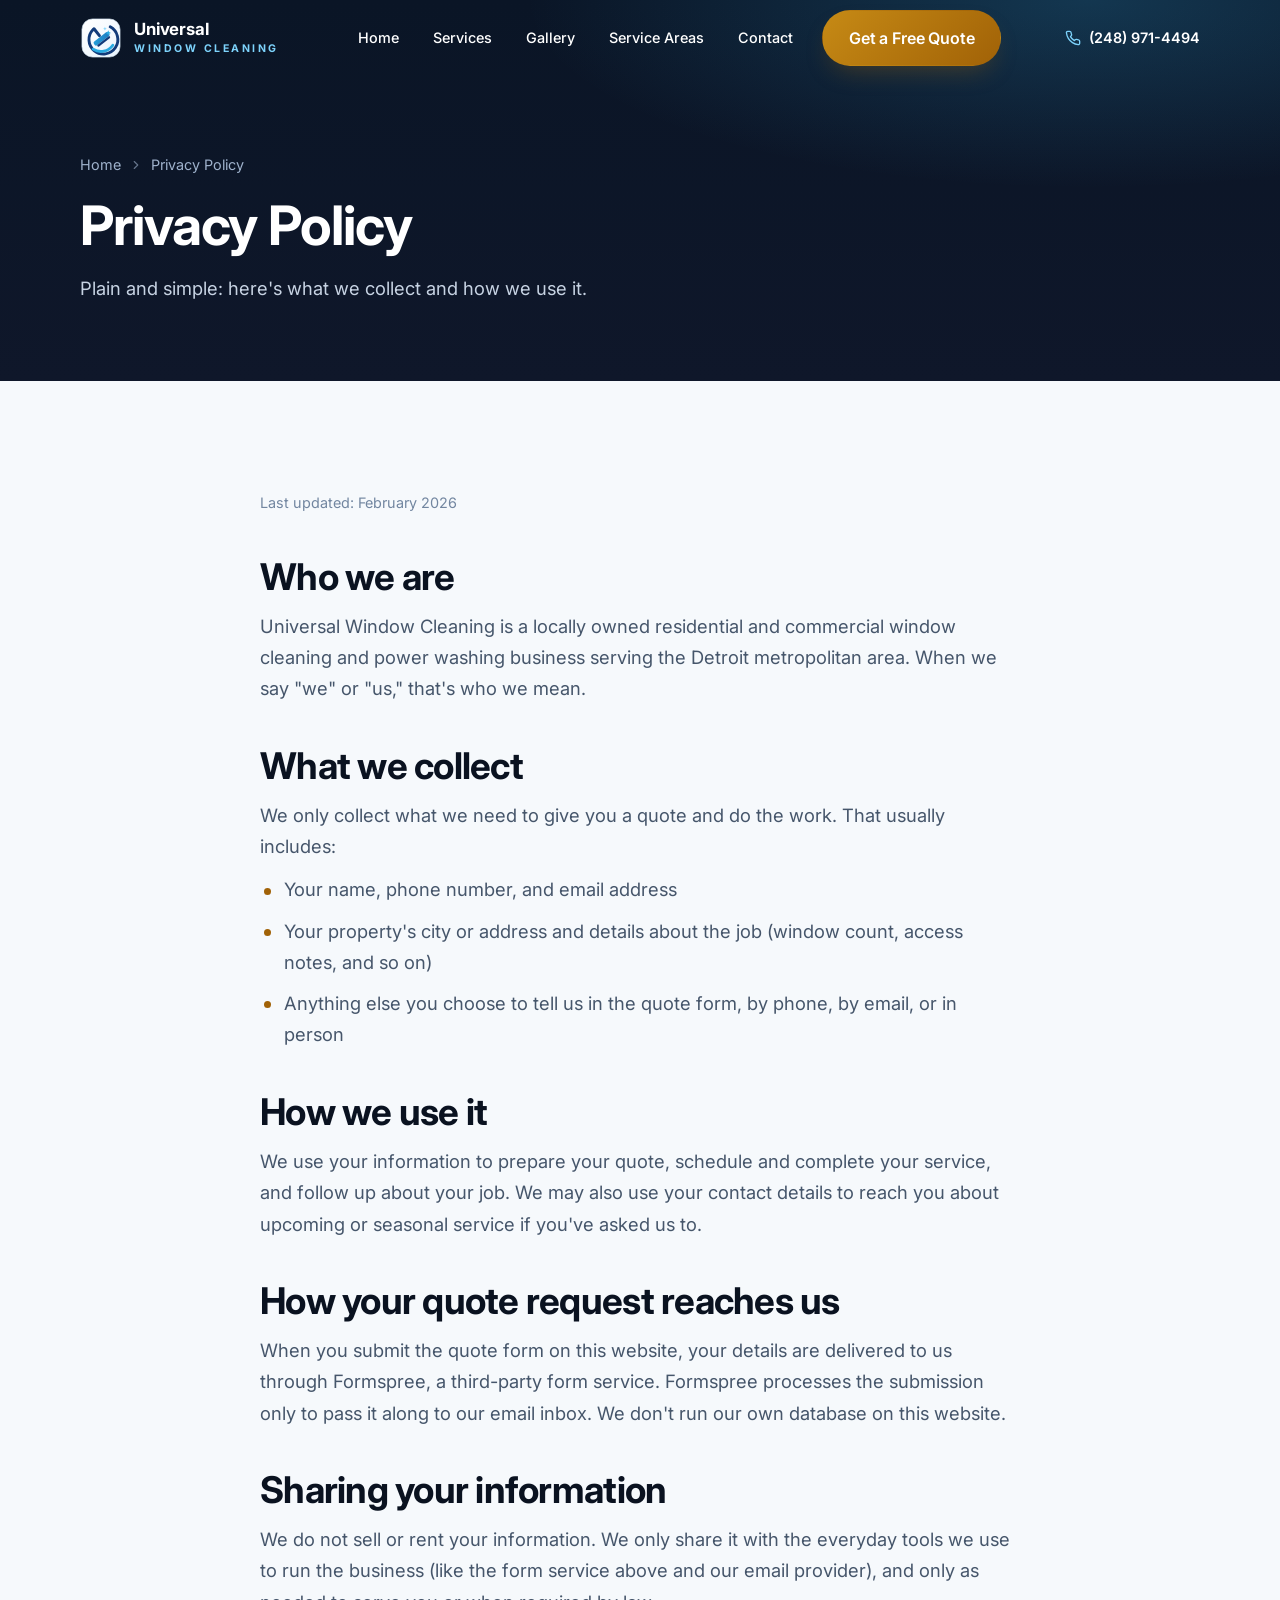
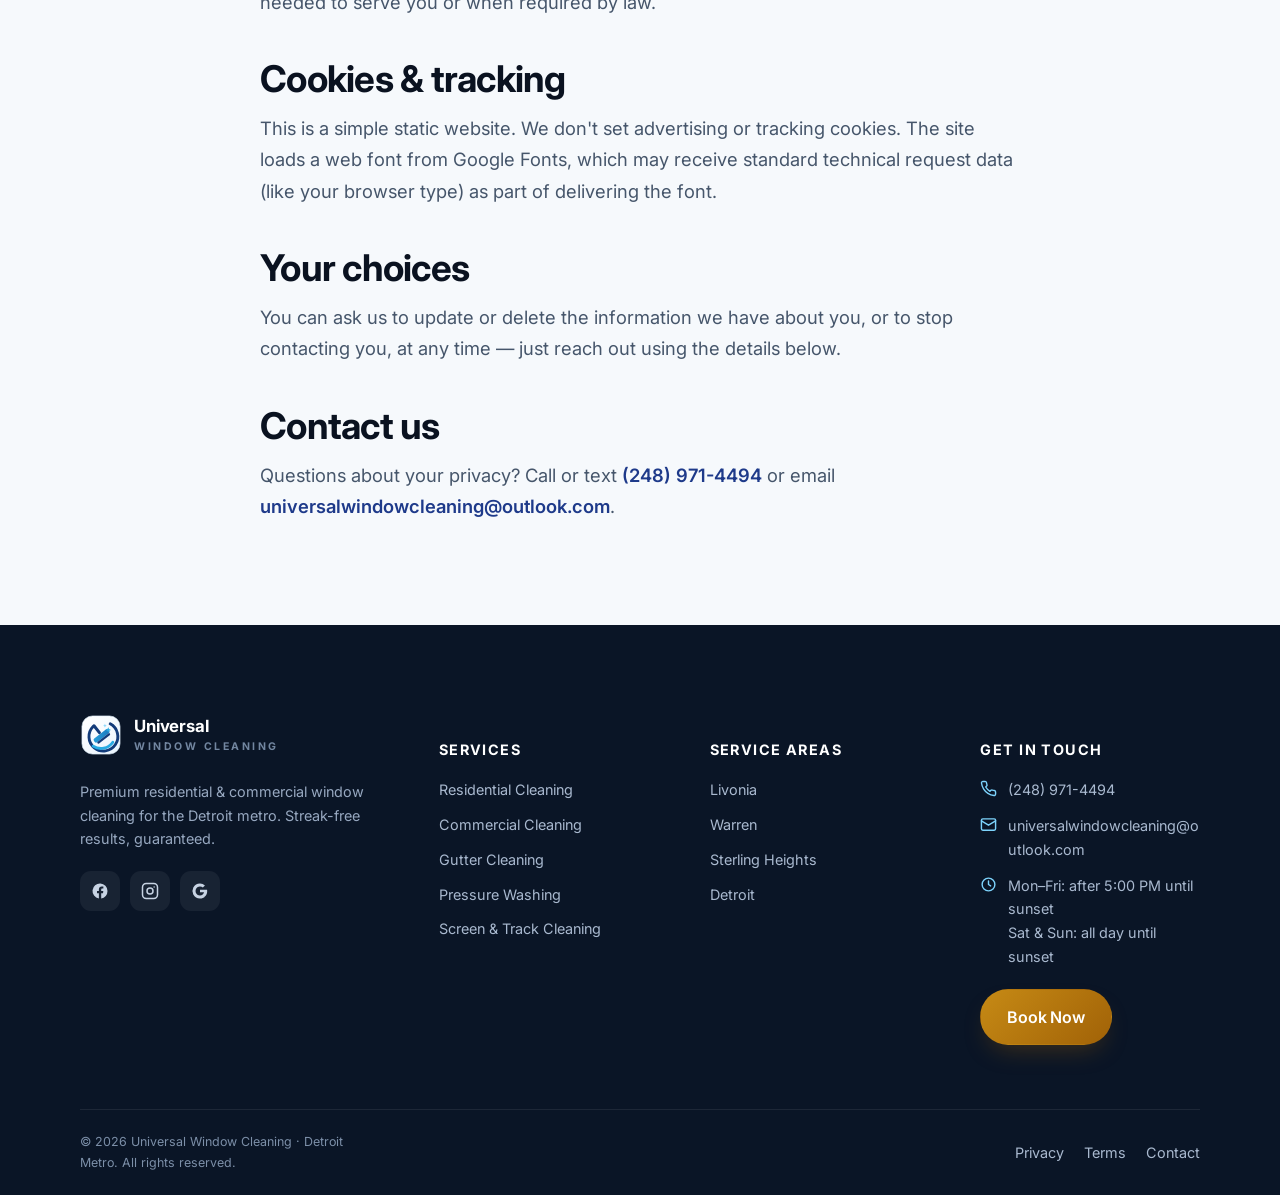
<file: privacy.html>
<!DOCTYPE html>
<html lang="en">
<head>
  <meta charset="UTF-8" />
  <meta name="viewport" content="width=device-width, initial-scale=1" />
  <title>Privacy Policy — Universal Window Cleaning · Detroit Metro</title>
  <meta name="description" content="How Universal Window Cleaning collects and uses your information when you request a quote or service in the Detroit metro area." />
  <meta name="theme-color" content="#0A1526" />
  <link rel="icon" href="assets/img/logo.svg" type="image/svg+xml" />
  <link rel="preconnect" href="https://fonts.googleapis.com" />
  <link rel="preconnect" href="https://fonts.gstatic.com" crossorigin />
  <link href="https://fonts.googleapis.com/css2?family=Inter:wght@300;400;500;600;700;800&display=swap" rel="stylesheet" />
  <link rel="stylesheet" href="assets/css/styles.css" />
</head>
<body>
  <header class="nav is-top" id="nav">
    <div class="container nav__inner">
      <a class="brand" href="index.html" aria-label="Universal Window Cleaning home">
        <img class="brand__logo" src="assets/img/logo.svg" width="42" height="42" alt="" />
        <span class="brand__text"><b>Universal</b><span>Window Cleaning</span></span>
      </a>
      <nav class="nav__menu" aria-label="Primary">
        <a class="nav__link" href="index.html">Home</a>
        <a class="nav__link" href="services.html">Services</a>
        <a class="nav__link" href="index.html#gallery">Gallery</a>
        <a class="nav__link" href="index.html#areas">Service Areas</a>
        <a class="nav__link" href="index.html#book">Contact</a>
        <a class="btn btn--gold nav__cta" href="index.html#book">Get a Free Quote</a>
      </nav>
      <div class="nav__actions">
        <a class="nav__phone" href="tel:+12489714494"><svg width="20" height="20" viewBox="0 0 24 24" fill="none" stroke="currentColor" stroke-width="2" stroke-linecap="round" stroke-linejoin="round"><path d="M22 16.92v3a2 2 0 0 1-2.18 2 19.79 19.79 0 0 1-8.63-3.07 19.5 19.5 0 0 1-6-6 19.79 19.79 0 0 1-3.07-8.67A2 2 0 0 1 4.11 2h3a2 2 0 0 1 2 1.72c.13.96.36 1.9.7 2.81a2 2 0 0 1-.45 2.11L8.09 9.91a16 16 0 0 0 6 6l1.27-1.27a2 2 0 0 1 2.11-.45c.9.34 1.85.57 2.81.7A2 2 0 0 1 22 16.92z"/></svg> (248) 971-4494</a>
        <button class="nav__toggle" aria-label="Toggle menu" aria-expanded="false"><span></span><span></span><span></span></button>
      </div>
    </div>
  </header>

  <main>
    <section class="page-hero">
      <div class="container">
        <nav class="crumbs" aria-label="Breadcrumb">
          <a href="index.html">Home</a>
          <svg width="20" height="20" viewBox="0 0 24 24" fill="none" stroke="currentColor" stroke-width="2" stroke-linecap="round" stroke-linejoin="round"><path d="M9 6l6 6-6 6"/></svg>
          <span>Privacy Policy</span>
        </nav>
        <h1>Privacy Policy</h1>
        <p>Plain and simple: here's what we collect and how we use it.</p>
      </div>
    </section>

    <section class="section">
      <div class="container">
        <div class="legal reveal">
          <p class="updated">Last updated: February 2026</p>

          <h2>Who we are</h2>
          <p>Universal Window Cleaning is a locally owned residential and commercial window cleaning and power washing business serving the Detroit metropolitan area. When we say "we" or "us," that's who we mean.</p>

          <h2>What we collect</h2>
          <p>We only collect what we need to give you a quote and do the work. That usually includes:</p>
          <ul>
            <li>Your name, phone number, and email address</li>
            <li>Your property's city or address and details about the job (window count, access notes, and so on)</li>
            <li>Anything else you choose to tell us in the quote form, by phone, by email, or in person</li>
          </ul>

          <h2>How we use it</h2>
          <p>We use your information to prepare your quote, schedule and complete your service, and follow up about your job. We may also use your contact details to reach you about upcoming or seasonal service if you've asked us to.</p>

          <h2>How your quote request reaches us</h2>
          <p>When you submit the quote form on this website, your details are delivered to us through Formspree, a third-party form service. Formspree processes the submission only to pass it along to our email inbox. We don't run our own database on this website.</p>

          <h2>Sharing your information</h2>
          <p>We do not sell or rent your information. We only share it with the everyday tools we use to run the business (like the form service above and our email provider), and only as needed to serve you or when required by law.</p>

          <h2>Cookies &amp; tracking</h2>
          <p>This is a simple static website. We don't set advertising or tracking cookies. The site loads a web font from Google Fonts, which may receive standard technical request data (like your browser type) as part of delivering the font.</p>

          <h2>Your choices</h2>
          <p>You can ask us to update or delete the information we have about you, or to stop contacting you, at any time — just reach out using the details below.</p>

          <h2>Contact us</h2>
          <p>Questions about your privacy? Call or text <a href="tel:+12489714494" style="color:var(--color-secondary);font-weight:600">(248) 971-4494</a> or email <a href="mailto:universalwindowcleaning@outlook.com" style="color:var(--color-secondary);font-weight:600">universalwindowcleaning@outlook.com</a>.</p>
        </div>
      </div>
    </section>
  </main>

  <footer class="footer">
    <div class="container">
      <div class="footer__grid">
        <div>
          <a class="brand" href="index.html"><img class="brand__logo" src="assets/img/logo.svg" width="42" height="42" alt="" /><span class="brand__text"><b>Universal</b><span>Window Cleaning</span></span></a>
          <p>Premium residential &amp; commercial window cleaning for the Detroit metro. Streak-free results, guaranteed.</p>
          <div class="footer__social">
            <a href="https://www.facebook.com/profile.php?id=61574867893188" target="_blank" rel="noopener noreferrer" aria-label="Facebook"><svg width="20" height="20" viewBox="0 0 24 24" fill="currentColor"><path d="M22 12a10 10 0 1 0-11.5 9.9v-7H8v-2.9h2.5V9.8c0-2.5 1.5-3.9 3.8-3.9 1.1 0 2.2.2 2.2.2v2.5h-1.3c-1.2 0-1.6.8-1.6 1.6v1.9h2.8l-.4 2.9h-2.4v7A10 10 0 0 0 22 12z"/></svg></a>
            <a href="https://www.instagram.com/universalwindowcleaning?igsh=dWlxaWFhMG1sZG81&amp;utm_source=qr" target="_blank" rel="noopener noreferrer" aria-label="Instagram"><svg width="20" height="20" viewBox="0 0 24 24" fill="none" stroke="currentColor" stroke-width="2" stroke-linecap="round" stroke-linejoin="round"><rect x="2" y="2" width="20" height="20" rx="5"/><circle cx="12" cy="12" r="4"/><path d="M17.5 6.5h.01"/></svg></a>
            <a href="https://share.google/cedoesM2oa7whhfxK" target="_blank" rel="noopener noreferrer" aria-label="Google"><svg width="20" height="20" viewBox="0 0 24 24" fill="currentColor"><path d="M21.6 12.2c0-.6-.1-1.2-.2-1.8H12v3.4h5.4a4.6 4.6 0 0 1-2 3v2.5h3.2c1.9-1.7 3-4.3 3-7.1z"/><path d="M12 22c2.7 0 5-.9 6.6-2.4l-3.2-2.5c-.9.6-2 1-3.4 1-2.6 0-4.8-1.7-5.6-4.1H3.1v2.6A10 10 0 0 0 12 22z"/><path d="M6.4 14c-.2-.6-.3-1.3-.3-2s.1-1.4.3-2V7.4H3.1a10 10 0 0 0 0 9.2L6.4 14z"/><path d="M12 5.9c1.5 0 2.8.5 3.8 1.5l2.8-2.8A10 10 0 0 0 12 2a10 10 0 0 0-8.9 5.4L6.4 10c.8-2.4 3-4.1 5.6-4.1z"/></svg></a>
          </div>
        </div>
        <div><h5>Services</h5><div class="footer__links"><a href="service-detail.html">Residential Cleaning</a><a href="services.html">Commercial Cleaning</a><a href="services.html">Gutter Cleaning</a><a href="services.html">Pressure Washing</a><a href="services.html">Screen &amp; Track Cleaning</a></div></div>
        <div><h5>Service Areas</h5><div class="footer__links"><a href="index.html#areas">Livonia</a><a href="index.html#areas">Warren</a><a href="index.html#areas">Sterling Heights</a><a href="index.html#areas">Detroit</a></div></div>
        <div>
          <h5>Get in touch</h5>
          <ul class="footer__contact">
            <li><svg width="20" height="20" viewBox="0 0 24 24" fill="none" stroke="currentColor" stroke-width="2" stroke-linecap="round" stroke-linejoin="round"><path d="M22 16.92v3a2 2 0 0 1-2.18 2 19.79 19.79 0 0 1-8.63-3.07 19.5 19.5 0 0 1-6-6 19.79 19.79 0 0 1-3.07-8.67A2 2 0 0 1 4.11 2h3a2 2 0 0 1 2 1.72c.13.96.36 1.9.7 2.81a2 2 0 0 1-.45 2.11L8.09 9.91a16 16 0 0 0 6 6l1.27-1.27a2 2 0 0 1 2.11-.45c.9.34 1.85.57 2.81.7A2 2 0 0 1 22 16.92z"/></svg> (248) 971-4494</li>
            <li><svg width="20" height="20" viewBox="0 0 24 24" fill="none" stroke="currentColor" stroke-width="2" stroke-linecap="round" stroke-linejoin="round"><rect x="2" y="4" width="20" height="16" rx="2"/><path d="M22 7l-10 6L2 7"/></svg> universalwindowcleaning@outlook.com</li>
            <li><svg width="20" height="20" viewBox="0 0 24 24" fill="none" stroke="currentColor" stroke-width="2" stroke-linecap="round" stroke-linejoin="round"><circle cx="12" cy="12" r="9"/><path d="M12 7v5l3 2"/></svg> <span>Mon–Fri: after 5:00 PM until sunset<br />Sat &amp; Sun: all day until sunset</span></li>
          </ul>
          <a class="btn btn--gold" href="index.html#book" style="margin-top:8px">Book Now</a>
        </div>
      </div>
      <div class="footer__bar">
        <p>© <span id="year">2026</span> Universal Window Cleaning · Detroit Metro. All rights reserved.</p>
        <div class="footer__links"><a href="privacy.html">Privacy</a><a href="terms.html">Terms</a><a href="index.html#book">Contact</a></div>
      </div>
    </div>
  </footer>
  <script src="assets/js/main.js"></script>
</body>
</html>
</file>
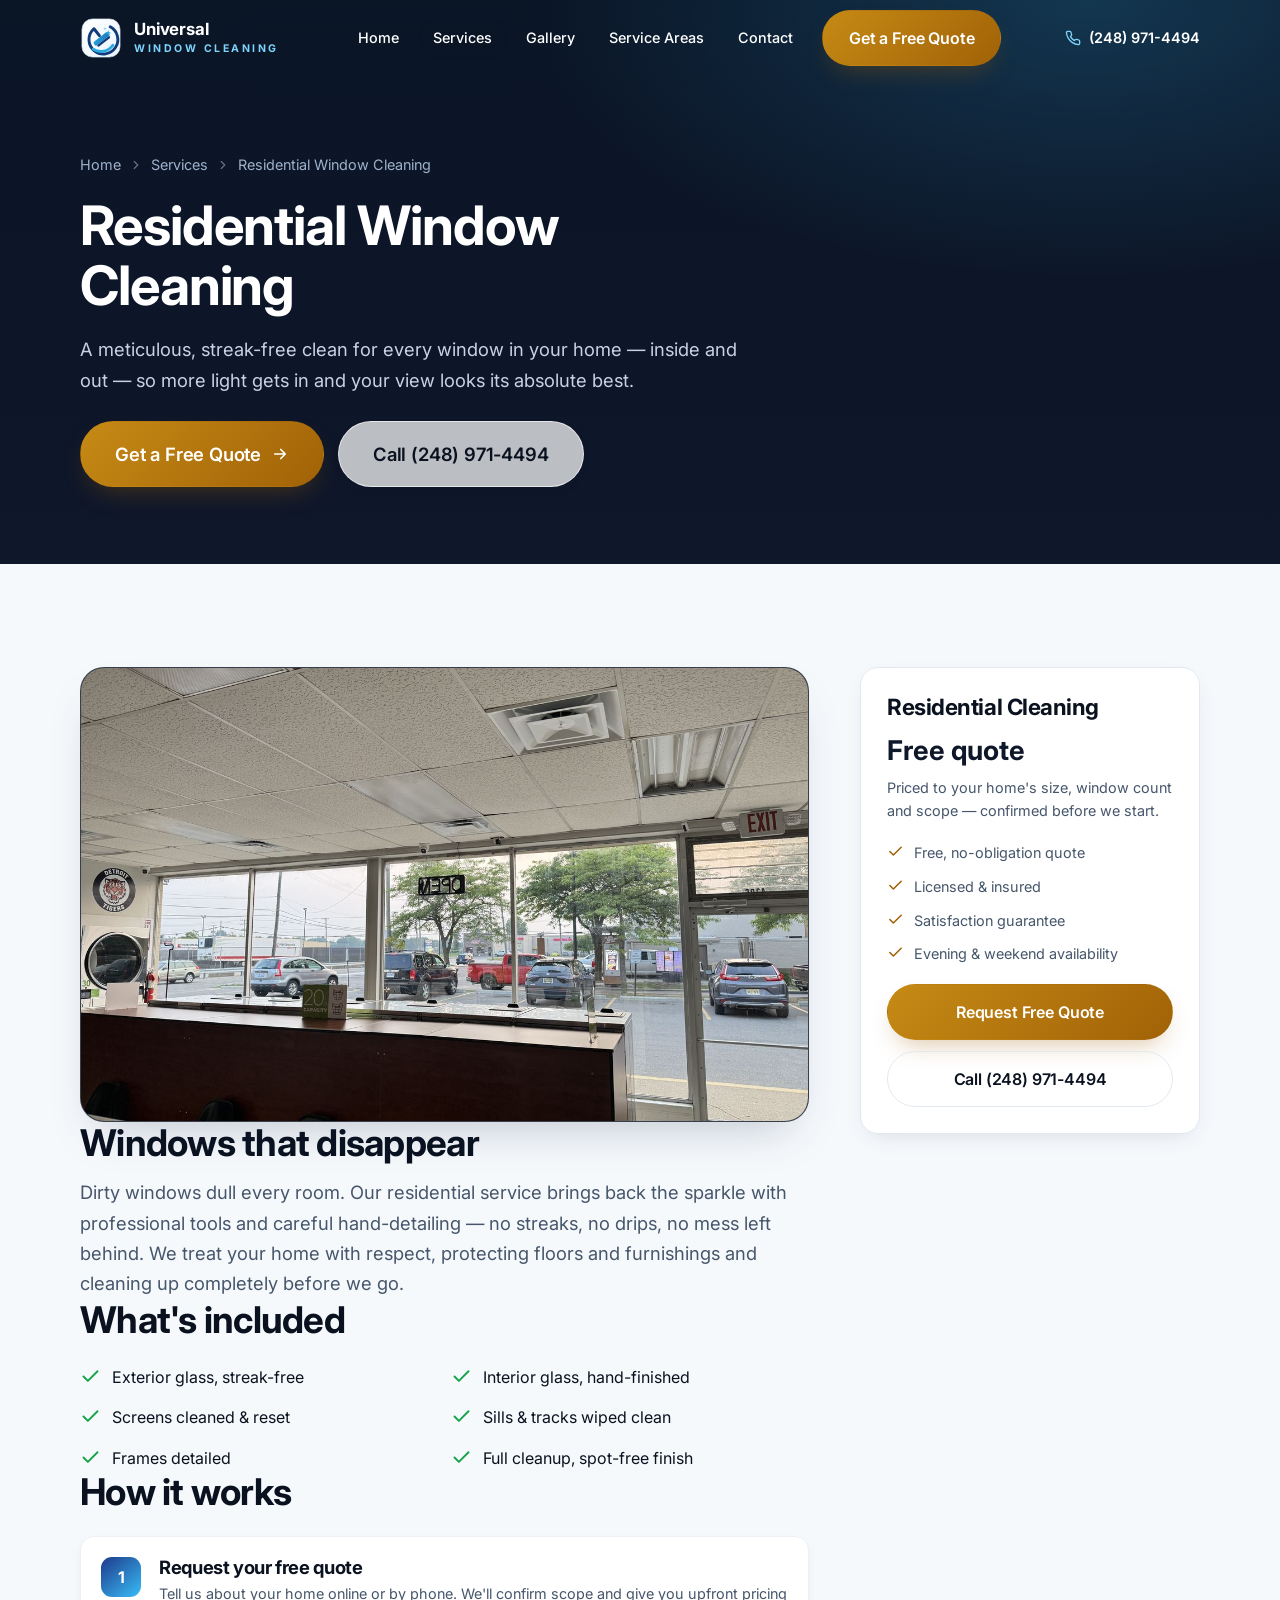
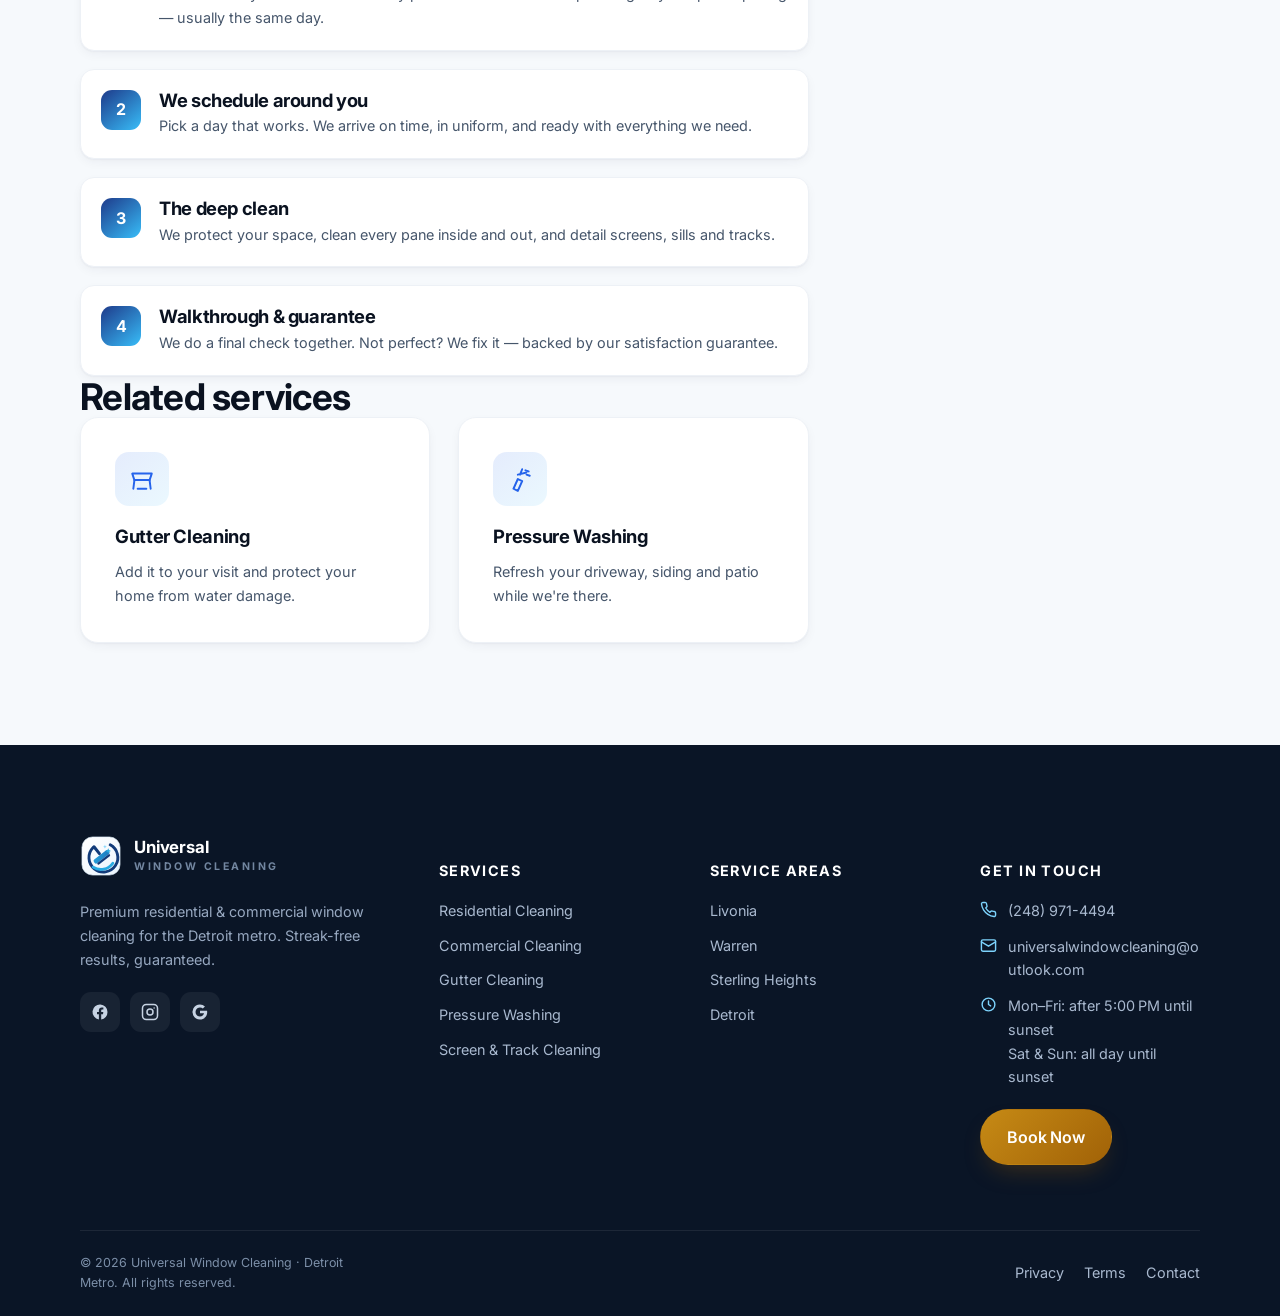
<file: service-detail.html>
<!DOCTYPE html>
<html lang="en">
<head>
  <meta charset="UTF-8" />
  <meta name="viewport" content="width=device-width, initial-scale=1" />
  <title>Residential Window Cleaning — Universal Window Cleaning · Detroit Metro</title>
  <meta name="description" content="Professional residential window cleaning in the Detroit metro. Interior & exterior glass, screens, sills and tracks — streak-free and guaranteed. Get a free quote." />
  <meta name="theme-color" content="#0A1526" />
  <link rel="icon" href="assets/img/logo.svg" type="image/svg+xml" />
  <link rel="preconnect" href="https://fonts.googleapis.com" />
  <link rel="preconnect" href="https://fonts.gstatic.com" crossorigin />
  <link href="https://fonts.googleapis.com/css2?family=Inter:wght@300;400;500;600;700;800&display=swap" rel="stylesheet" />
  <link rel="stylesheet" href="assets/css/styles.css" />
</head>
<body>
  <div class="loader" aria-hidden="true">
    <div class="loader__inner">
      <div class="loader__mark"><div class="loader__shine"></div><img class="loader__logo" src="assets/img/logo.svg" width="84" height="84" alt="" /></div>
      <div class="loader__name">Universal Window Cleaning</div>
      <div class="loader__tag">Detroit Metro</div>
      <div class="loader__bar"></div>
    </div>
  </div>

  <header class="nav is-top" id="nav">
    <div class="container nav__inner">
      <a class="brand" href="index.html" aria-label="Universal Window Cleaning home">
        <img class="brand__logo" src="assets/img/logo.svg" width="42" height="42" alt="" />
        <span class="brand__text"><b>Universal</b><span>Window Cleaning</span></span>
      </a>
      <nav class="nav__menu" aria-label="Primary">
        <a class="nav__link" href="index.html">Home</a>
        <a class="nav__link is-active" href="services.html">Services</a>
        <a class="nav__link" href="index.html#gallery">Gallery</a>
        <a class="nav__link" href="index.html#areas">Service Areas</a>
        <a class="nav__link" href="index.html#book">Contact</a>
        <a class="btn btn--gold nav__cta" href="index.html#book">Get a Free Quote</a>
      </nav>
      <div class="nav__actions">
        <a class="nav__phone" href="tel:+12489714494"><svg width="20" height="20" viewBox="0 0 24 24" fill="none" stroke="currentColor" stroke-width="2" stroke-linecap="round" stroke-linejoin="round"><path d="M22 16.92v3a2 2 0 0 1-2.18 2 19.79 19.79 0 0 1-8.63-3.07 19.5 19.5 0 0 1-6-6 19.79 19.79 0 0 1-3.07-8.67A2 2 0 0 1 4.11 2h3a2 2 0 0 1 2 1.72c.13.96.36 1.9.7 2.81a2 2 0 0 1-.45 2.11L8.09 9.91a16 16 0 0 0 6 6l1.27-1.27a2 2 0 0 1 2.11-.45c.9.34 1.85.57 2.81.7A2 2 0 0 1 22 16.92z"/></svg> (248) 971-4494</a>
        <button class="nav__toggle" aria-label="Toggle menu" aria-expanded="false"><span></span><span></span><span></span></button>
      </div>
    </div>
  </header>

  <main>
    <section class="page-hero">
      <div class="container">
        <nav class="crumbs" aria-label="Breadcrumb">
          <a href="index.html">Home</a>
          <svg width="20" height="20" viewBox="0 0 24 24" fill="none" stroke="currentColor" stroke-width="2" stroke-linecap="round" stroke-linejoin="round"><path d="M9 6l6 6-6 6"/></svg>
          <a href="services.html">Services</a>
          <svg width="20" height="20" viewBox="0 0 24 24" fill="none" stroke="currentColor" stroke-width="2" stroke-linecap="round" stroke-linejoin="round"><path d="M9 6l6 6-6 6"/></svg>
          <span>Residential Window Cleaning</span>
        </nav>
        <h1>Residential Window Cleaning</h1>
        <p>A meticulous, streak-free clean for every window in your home — inside and out — so more light gets in and your view looks its absolute best.</p>
        <div style="display:flex;gap:14px;flex-wrap:wrap;margin-top:26px">
          <a class="btn btn--gold btn--lg" href="index.html#book">Get a Free Quote
            <svg width="20" height="20" viewBox="0 0 24 24" fill="none" stroke="currentColor" stroke-width="2.2" stroke-linecap="round" stroke-linejoin="round"><path d="M5 12h14M13 6l6 6-6 6"/></svg></a>
          <a class="btn btn--glass btn--lg" href="tel:+12489714494">Call (248) 971-4494</a>
        </div>
      </div>
    </section>

    <section class="section">
      <div class="container">
        <div class="detail">
          <!-- MAIN BODY -->
          <div class="detail__body">
            <!-- Real job photo -->
            <div class="photo-frame reveal" style="aspect-ratio:16/10">
              <img src="assets/img/work-1.jpg" alt="Streak-free interior windows cleaned by Universal Window Cleaning" width="1300" height="975" fetchpriority="high" />
            </div>

            <div class="reveal">
              <h2>Windows that disappear</h2>
              <p>Dirty windows dull every room. Our residential service brings back the sparkle with professional tools and careful hand-detailing — no streaks, no drips, no mess left behind. We treat your home with respect, protecting floors and furnishings and cleaning up completely before we go.</p>
            </div>

            <div class="reveal">
              <h2>What's included</h2>
              <ul class="checklist">
                <li><svg width="20" height="20" viewBox="0 0 24 24" fill="none" stroke="currentColor" stroke-width="2.2" stroke-linecap="round" stroke-linejoin="round"><path d="M20 6L9 17l-5-5"/></svg> Exterior glass, streak-free</li>
                <li><svg width="20" height="20" viewBox="0 0 24 24" fill="none" stroke="currentColor" stroke-width="2.2" stroke-linecap="round" stroke-linejoin="round"><path d="M20 6L9 17l-5-5"/></svg> Interior glass, hand-finished</li>
                <li><svg width="20" height="20" viewBox="0 0 24 24" fill="none" stroke="currentColor" stroke-width="2.2" stroke-linecap="round" stroke-linejoin="round"><path d="M20 6L9 17l-5-5"/></svg> Screens cleaned &amp; reset</li>
                <li><svg width="20" height="20" viewBox="0 0 24 24" fill="none" stroke="currentColor" stroke-width="2.2" stroke-linecap="round" stroke-linejoin="round"><path d="M20 6L9 17l-5-5"/></svg> Sills &amp; tracks wiped clean</li>
                <li><svg width="20" height="20" viewBox="0 0 24 24" fill="none" stroke="currentColor" stroke-width="2.2" stroke-linecap="round" stroke-linejoin="round"><path d="M20 6L9 17l-5-5"/></svg> Frames detailed</li>
                <li><svg width="20" height="20" viewBox="0 0 24 24" fill="none" stroke="currentColor" stroke-width="2.2" stroke-linecap="round" stroke-linejoin="round"><path d="M20 6L9 17l-5-5"/></svg> Full cleanup, spot-free finish</li>
              </ul>
            </div>

            <div class="reveal">
              <h2>How it works</h2>
              <div class="steps">
                <div class="step"><span class="step__n"></span><div><h4>Request your free quote</h4><p>Tell us about your home online or by phone. We'll confirm scope and give you upfront pricing — usually the same day.</p></div></div>
                <div class="step"><span class="step__n"></span><div><h4>We schedule around you</h4><p>Pick a day that works. We arrive on time, in uniform, and ready with everything we need.</p></div></div>
                <div class="step"><span class="step__n"></span><div><h4>The deep clean</h4><p>We protect your space, clean every pane inside and out, and detail screens, sills and tracks.</p></div></div>
                <div class="step"><span class="step__n"></span><div><h4>Walkthrough &amp; guarantee</h4><p>We do a final check together. Not perfect? We fix it — backed by our satisfaction guarantee.</p></div></div>
              </div>
            </div>

            <div class="reveal">
              <h2>Related services</h2>
              <div class="services-grid" style="grid-template-columns:1fr 1fr">
                <a class="card service" href="services.html" style="text-decoration:none">
                  <div class="service__icon"><svg width="20" height="20" viewBox="0 0 24 24" fill="none" stroke="currentColor" stroke-width="1.8" stroke-linecap="round" stroke-linejoin="round"><path d="M3 7h18l-2 6H5L3 7z"/><path d="M5 13l-1 8M19 13l1 8M8 21h8"/></svg></div>
                  <h3 style="font-size:var(--fs-lg)">Gutter Cleaning</h3>
                  <p style="font-size:var(--fs-sm)">Add it to your visit and protect your home from water damage.</p>
                </a>
                <a class="card service" href="services.html" style="text-decoration:none">
                  <div class="service__icon"><svg width="20" height="20" viewBox="0 0 24 24" fill="none" stroke="currentColor" stroke-width="1.8" stroke-linecap="round" stroke-linejoin="round"><path d="M14 3l-2 5M10 8l8-2"/><path d="M6 21l4-9 4 2-4 9-4-2z"/><path d="M17 4l3 1M18 8l3 1"/></svg></div>
                  <h3 style="font-size:var(--fs-lg)">Pressure Washing</h3>
                  <p style="font-size:var(--fs-sm)">Refresh your driveway, siding and patio while we're there.</p>
                </a>
              </div>
            </div>
          </div>

          <!-- ASIDE -->
          <aside class="detail__aside">
            <div class="aside-card reveal">
              <h3>Residential Cleaning</h3>
              <div class="price" style="font-size:1.7rem">Free quote</div>
              <p style="color:var(--color-fg-soft);font-size:var(--fs-sm)">Priced to your home's size, window count and scope — confirmed before we start.</p>
              <ul>
                <li><svg width="20" height="20" viewBox="0 0 24 24" fill="none" stroke="currentColor" stroke-width="2.2" stroke-linecap="round" stroke-linejoin="round"><path d="M20 6L9 17l-5-5"/></svg> Free, no-obligation quote</li>
                <li><svg width="20" height="20" viewBox="0 0 24 24" fill="none" stroke="currentColor" stroke-width="2.2" stroke-linecap="round" stroke-linejoin="round"><path d="M20 6L9 17l-5-5"/></svg> Licensed &amp; insured</li>
                <li><svg width="20" height="20" viewBox="0 0 24 24" fill="none" stroke="currentColor" stroke-width="2.2" stroke-linecap="round" stroke-linejoin="round"><path d="M20 6L9 17l-5-5"/></svg> Satisfaction guarantee</li>
                <li><svg width="20" height="20" viewBox="0 0 24 24" fill="none" stroke="currentColor" stroke-width="2.2" stroke-linecap="round" stroke-linejoin="round"><path d="M20 6L9 17l-5-5"/></svg> Evening &amp; weekend availability</li>
              </ul>
              <a class="btn btn--gold btn--block" href="index.html#book">Request Free Quote</a>
              <a class="btn btn--ghost btn--block" href="tel:+12489714494" style="margin-top:10px">Call (248) 971-4494</a>
            </div>
          </aside>
        </div>
      </div>
    </section>
  </main>

  <footer class="footer">
    <div class="container">
      <div class="footer__grid">
        <div>
          <a class="brand" href="index.html"><img class="brand__logo" src="assets/img/logo.svg" width="42" height="42" alt="" /><span class="brand__text"><b>Universal</b><span>Window Cleaning</span></span></a>
          <p>Premium residential &amp; commercial window cleaning for the Detroit metro. Streak-free results, guaranteed.</p>
          <div class="footer__social">
            <a href="https://www.facebook.com/profile.php?id=61574867893188" target="_blank" rel="noopener noreferrer" aria-label="Facebook"><svg width="20" height="20" viewBox="0 0 24 24" fill="currentColor"><path d="M22 12a10 10 0 1 0-11.5 9.9v-7H8v-2.9h2.5V9.8c0-2.5 1.5-3.9 3.8-3.9 1.1 0 2.2.2 2.2.2v2.5h-1.3c-1.2 0-1.6.8-1.6 1.6v1.9h2.8l-.4 2.9h-2.4v7A10 10 0 0 0 22 12z"/></svg></a>
            <a href="https://www.instagram.com/universalwindowcleaning?igsh=dWlxaWFhMG1sZG81&amp;utm_source=qr" target="_blank" rel="noopener noreferrer" aria-label="Instagram"><svg width="20" height="20" viewBox="0 0 24 24" fill="none" stroke="currentColor" stroke-width="2" stroke-linecap="round" stroke-linejoin="round"><rect x="2" y="2" width="20" height="20" rx="5"/><circle cx="12" cy="12" r="4"/><path d="M17.5 6.5h.01"/></svg></a>
            <a href="https://share.google/cedoesM2oa7whhfxK" target="_blank" rel="noopener noreferrer" aria-label="Google"><svg width="20" height="20" viewBox="0 0 24 24" fill="currentColor"><path d="M21.6 12.2c0-.6-.1-1.2-.2-1.8H12v3.4h5.4a4.6 4.6 0 0 1-2 3v2.5h3.2c1.9-1.7 3-4.3 3-7.1z"/><path d="M12 22c2.7 0 5-.9 6.6-2.4l-3.2-2.5c-.9.6-2 1-3.4 1-2.6 0-4.8-1.7-5.6-4.1H3.1v2.6A10 10 0 0 0 12 22z"/><path d="M6.4 14c-.2-.6-.3-1.3-.3-2s.1-1.4.3-2V7.4H3.1a10 10 0 0 0 0 9.2L6.4 14z"/><path d="M12 5.9c1.5 0 2.8.5 3.8 1.5l2.8-2.8A10 10 0 0 0 12 2a10 10 0 0 0-8.9 5.4L6.4 10c.8-2.4 3-4.1 5.6-4.1z"/></svg></a>
          </div>
        </div>
        <div><h5>Services</h5><div class="footer__links"><a href="service-detail.html">Residential Cleaning</a><a href="services.html">Commercial Cleaning</a><a href="services.html">Gutter Cleaning</a><a href="services.html">Pressure Washing</a><a href="services.html">Screen &amp; Track Cleaning</a></div></div>
        <div><h5>Service Areas</h5><div class="footer__links"><a href="index.html#areas">Livonia</a><a href="index.html#areas">Warren</a><a href="index.html#areas">Sterling Heights</a><a href="index.html#areas">Detroit</a></div></div>
        <div>
          <h5>Get in touch</h5>
          <ul class="footer__contact">
            <li><svg width="20" height="20" viewBox="0 0 24 24" fill="none" stroke="currentColor" stroke-width="2" stroke-linecap="round" stroke-linejoin="round"><path d="M22 16.92v3a2 2 0 0 1-2.18 2 19.79 19.79 0 0 1-8.63-3.07 19.5 19.5 0 0 1-6-6 19.79 19.79 0 0 1-3.07-8.67A2 2 0 0 1 4.11 2h3a2 2 0 0 1 2 1.72c.13.96.36 1.9.7 2.81a2 2 0 0 1-.45 2.11L8.09 9.91a16 16 0 0 0 6 6l1.27-1.27a2 2 0 0 1 2.11-.45c.9.34 1.85.57 2.81.7A2 2 0 0 1 22 16.92z"/></svg> (248) 971-4494</li>
            <li><svg width="20" height="20" viewBox="0 0 24 24" fill="none" stroke="currentColor" stroke-width="2" stroke-linecap="round" stroke-linejoin="round"><rect x="2" y="4" width="20" height="16" rx="2"/><path d="M22 7l-10 6L2 7"/></svg> universalwindowcleaning@outlook.com</li>
            <li><svg width="20" height="20" viewBox="0 0 24 24" fill="none" stroke="currentColor" stroke-width="2" stroke-linecap="round" stroke-linejoin="round"><circle cx="12" cy="12" r="9"/><path d="M12 7v5l3 2"/></svg> <span>Mon–Fri: after 5:00 PM until sunset<br />Sat &amp; Sun: all day until sunset</span></li>
          </ul>
          <a class="btn btn--gold" href="index.html#book" style="margin-top:8px">Book Now</a>
        </div>
      </div>
      <div class="footer__bar">
        <p>© <span id="year">2026</span> Universal Window Cleaning · Detroit Metro. All rights reserved.</p>
        <div class="footer__links"><a href="privacy.html">Privacy</a><a href="terms.html">Terms</a><a href="index.html#book">Contact</a></div>
      </div>
    </div>
  </footer>
  <script src="assets/js/main.js"></script>
</body>
</html>
</file>
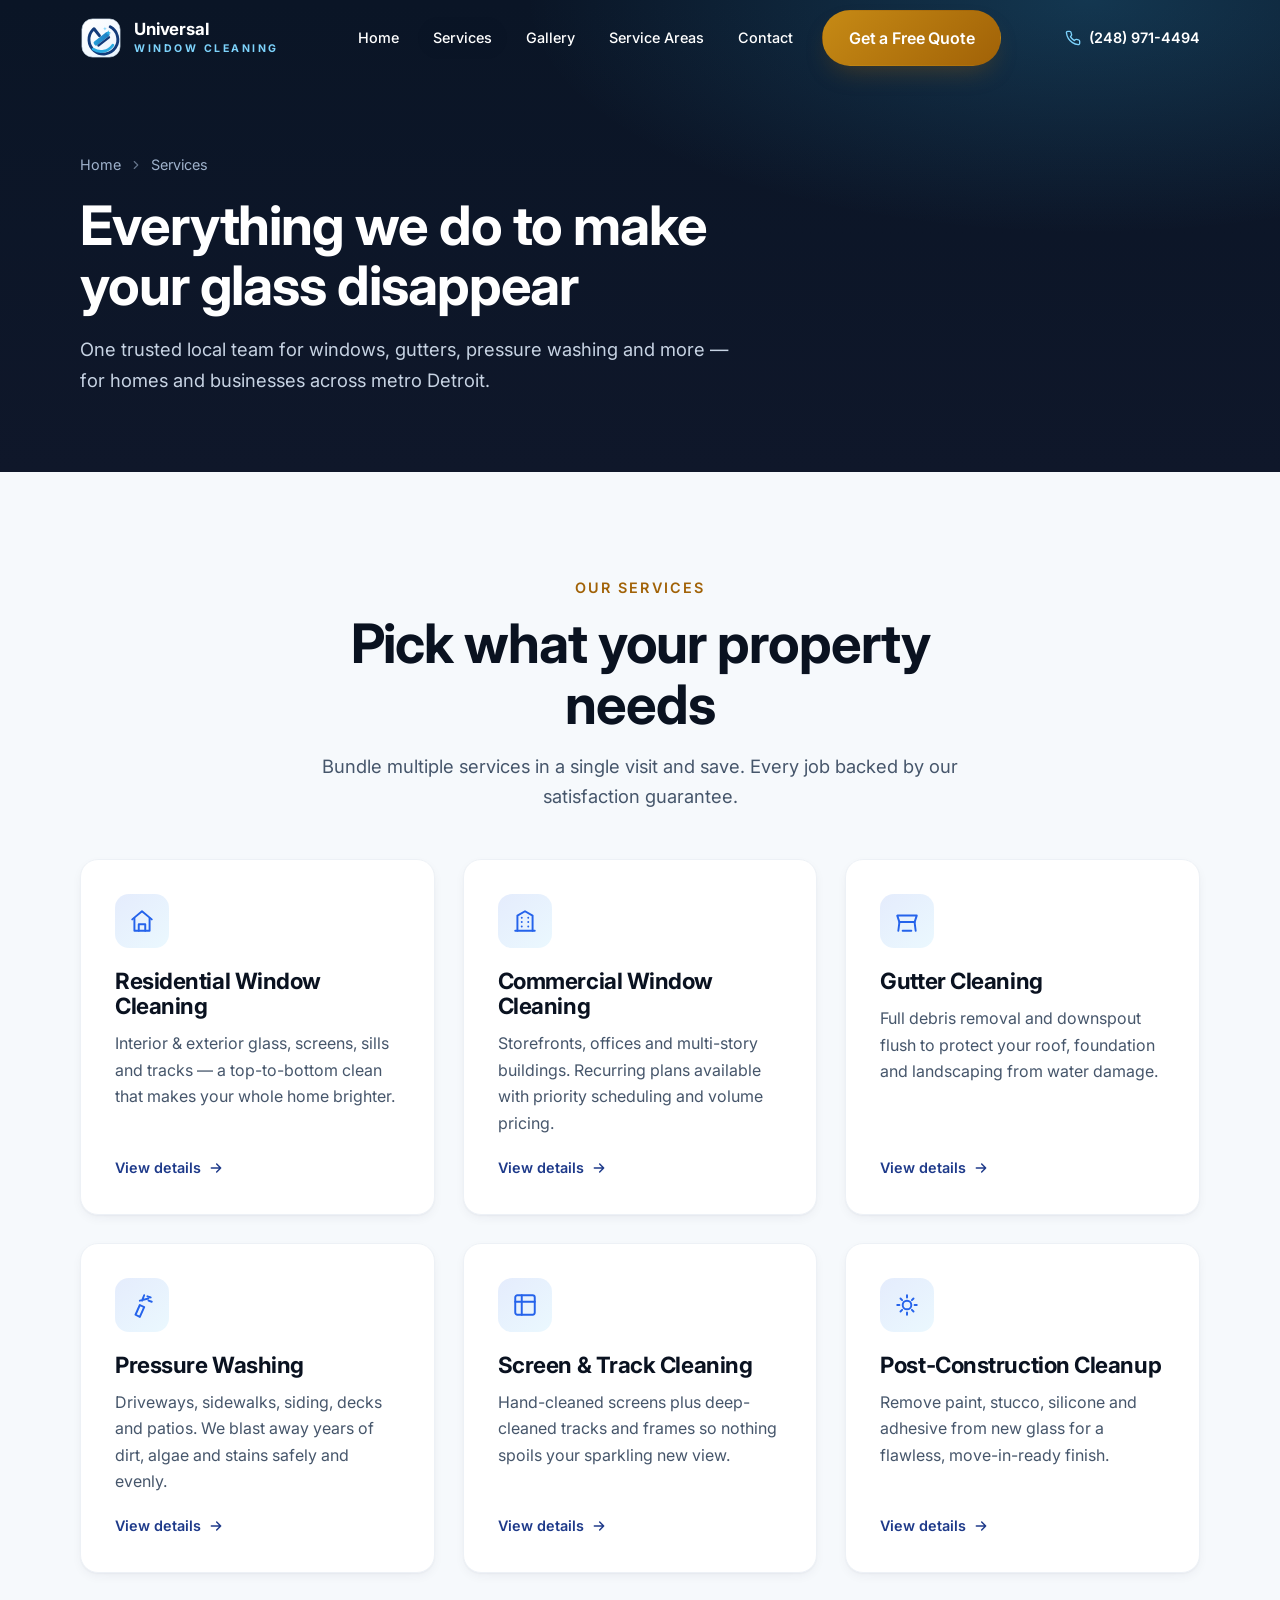
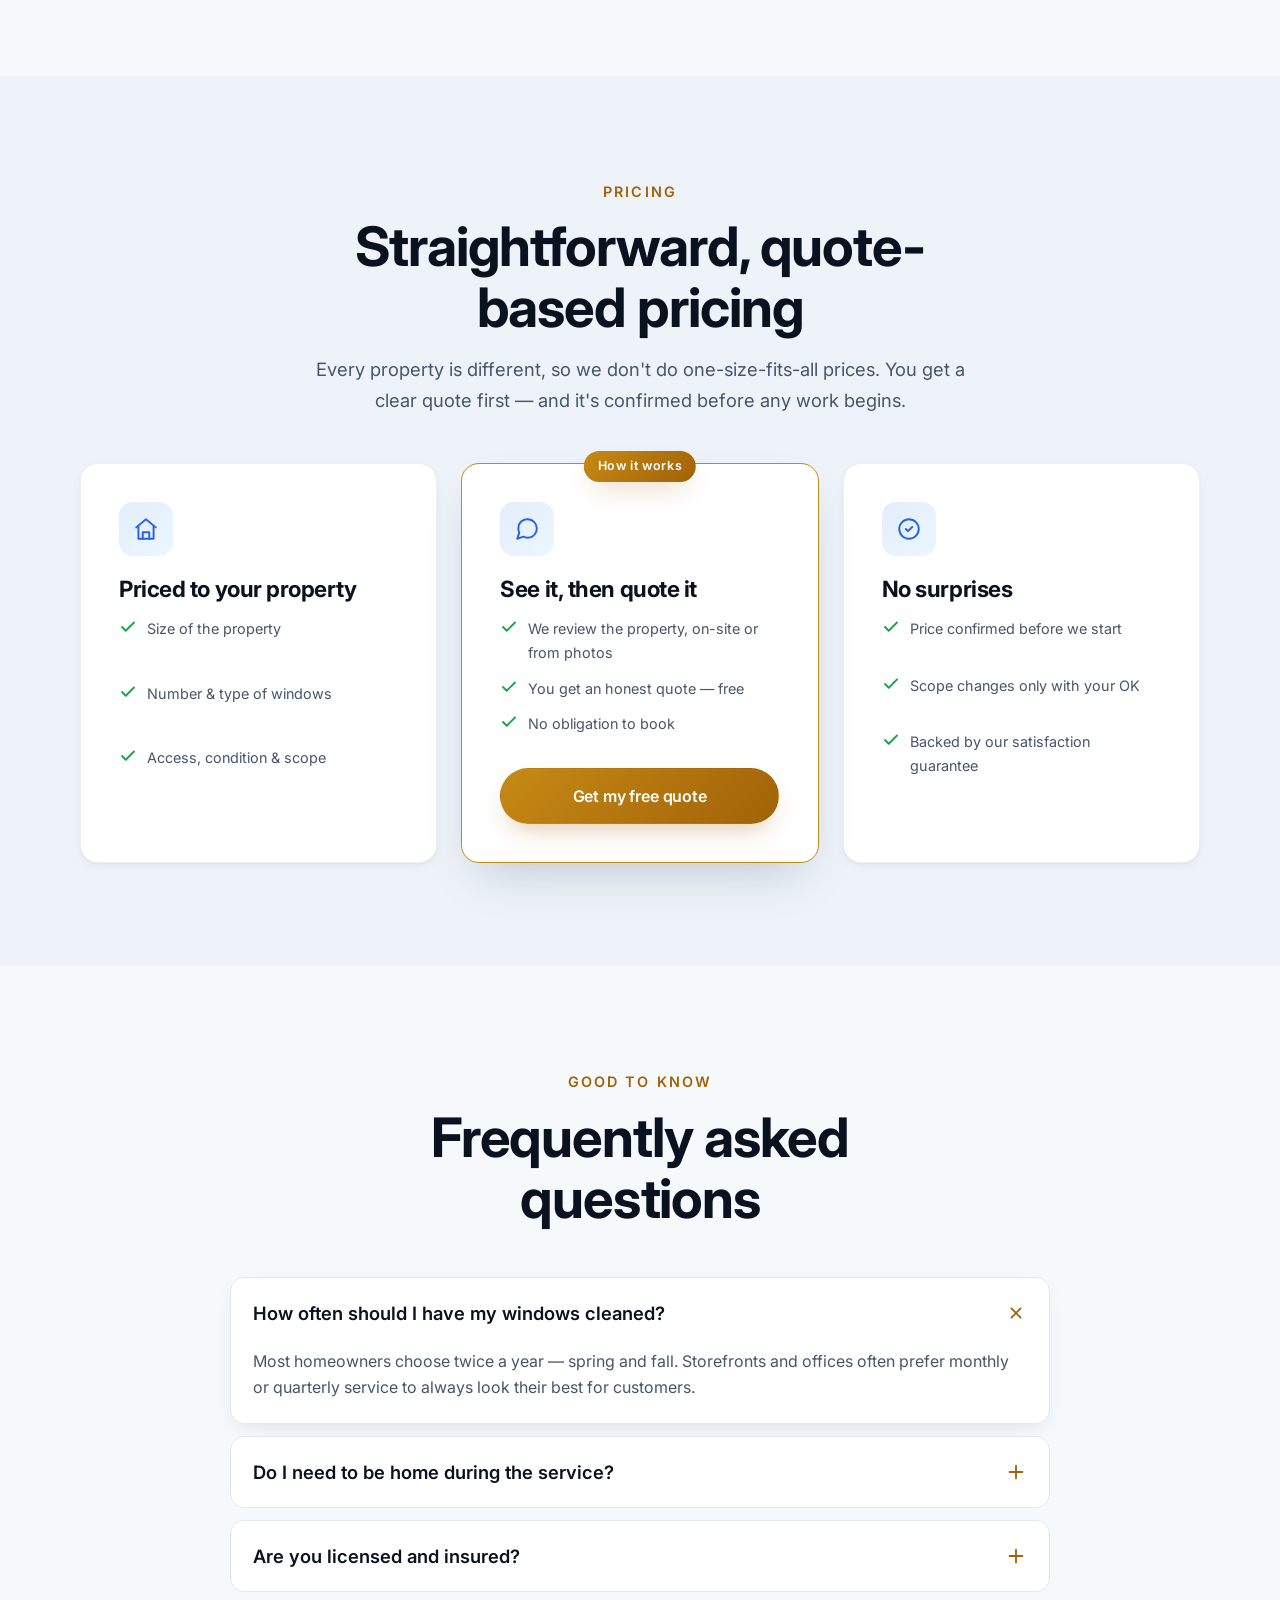
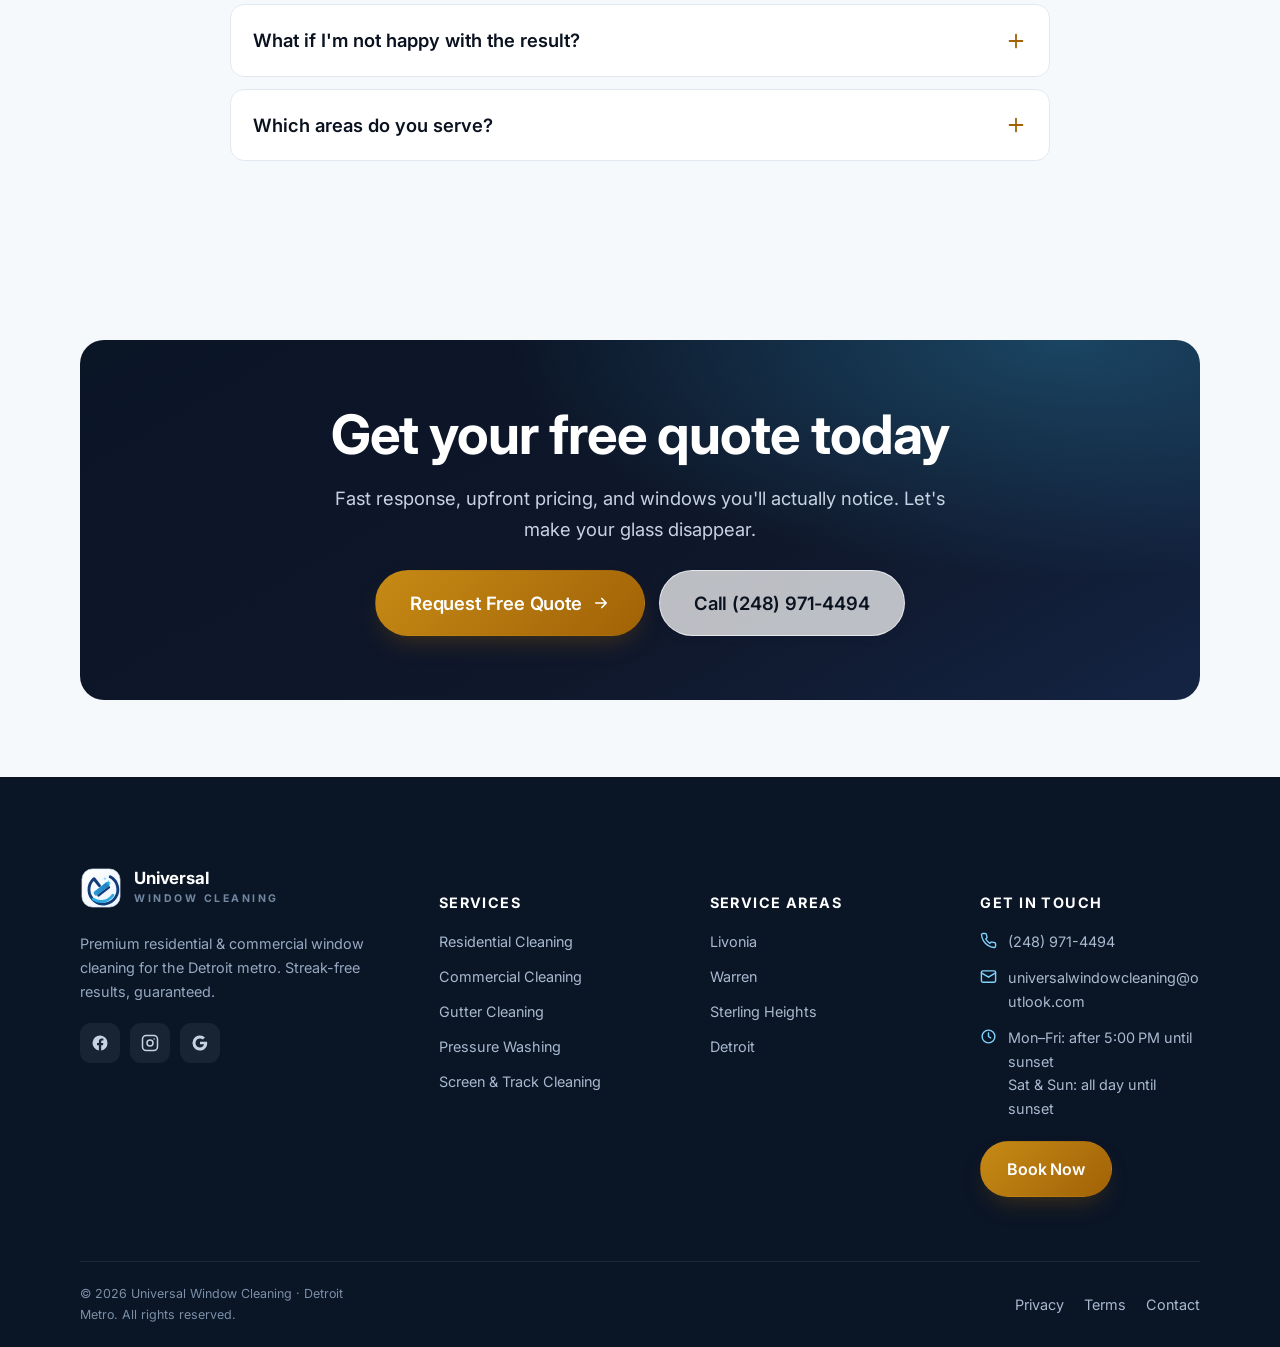
<file: services.html>
<!DOCTYPE html>
<html lang="en">
<head>
  <meta charset="UTF-8" />
  <meta name="viewport" content="width=device-width, initial-scale=1" />
  <title>Services — Universal Window Cleaning · Detroit Metro</title>
  <meta name="description" content="Full list of window cleaning & exterior services from Universal Window Cleaning: residential, commercial, gutter cleaning, pressure washing, screens & post-construction. Detroit metro." />
  <meta name="theme-color" content="#0A1526" />
  <link rel="icon" href="assets/img/logo.svg" type="image/svg+xml" />
  <link rel="preconnect" href="https://fonts.googleapis.com" />
  <link rel="preconnect" href="https://fonts.gstatic.com" crossorigin />
  <link href="https://fonts.googleapis.com/css2?family=Inter:wght@300;400;500;600;700;800&display=swap" rel="stylesheet" />
  <link rel="stylesheet" href="assets/css/styles.css" />
</head>
<body>
  <div class="loader" aria-hidden="true">
    <div class="loader__inner">
      <div class="loader__mark"><div class="loader__shine"></div><img class="loader__logo" src="assets/img/logo.svg" width="84" height="84" alt="" /></div>
      <div class="loader__name">Universal Window Cleaning</div>
      <div class="loader__tag">Detroit Metro</div>
      <div class="loader__bar"></div>
    </div>
  </div>

  <header class="nav is-top" id="nav">
    <div class="container nav__inner">
      <a class="brand" href="index.html" aria-label="Universal Window Cleaning home">
        <img class="brand__logo" src="assets/img/logo.svg" width="42" height="42" alt="" />
        <span class="brand__text"><b>Universal</b><span>Window Cleaning</span></span>
      </a>
      <nav class="nav__menu" aria-label="Primary">
        <a class="nav__link" href="index.html">Home</a>
        <a class="nav__link is-active" href="services.html">Services</a>
        <a class="nav__link" href="index.html#gallery">Gallery</a>
        <a class="nav__link" href="index.html#areas">Service Areas</a>
        <a class="nav__link" href="index.html#book">Contact</a>
        <a class="btn btn--gold nav__cta" href="index.html#book">Get a Free Quote</a>
      </nav>
      <div class="nav__actions">
        <a class="nav__phone" href="tel:+12489714494"><svg width="20" height="20" viewBox="0 0 24 24" fill="none" stroke="currentColor" stroke-width="2" stroke-linecap="round" stroke-linejoin="round"><path d="M22 16.92v3a2 2 0 0 1-2.18 2 19.79 19.79 0 0 1-8.63-3.07 19.5 19.5 0 0 1-6-6 19.79 19.79 0 0 1-3.07-8.67A2 2 0 0 1 4.11 2h3a2 2 0 0 1 2 1.72c.13.96.36 1.9.7 2.81a2 2 0 0 1-.45 2.11L8.09 9.91a16 16 0 0 0 6 6l1.27-1.27a2 2 0 0 1 2.11-.45c.9.34 1.85.57 2.81.7A2 2 0 0 1 22 16.92z"/></svg> (248) 971-4494</a>
        <button class="nav__toggle" aria-label="Toggle menu" aria-expanded="false"><span></span><span></span><span></span></button>
      </div>
    </div>
  </header>

  <main>
    <!-- PAGE HERO -->
    <section class="page-hero">
      <div class="container">
        <nav class="crumbs" aria-label="Breadcrumb">
          <a href="index.html">Home</a>
          <svg width="20" height="20" viewBox="0 0 24 24" fill="none" stroke="currentColor" stroke-width="2" stroke-linecap="round" stroke-linejoin="round"><path d="M9 6l6 6-6 6"/></svg>
          <span>Services</span>
        </nav>
        <h1>Everything we do to make your glass disappear</h1>
        <p>One trusted local team for windows, gutters, pressure washing and more — for homes and businesses across metro Detroit.</p>
      </div>
    </section>

    <!-- FULL SERVICES LIST (ref 7.png) -->
    <section class="section">
      <div class="container">
        <div class="section-head center reveal">
          <span class="eyebrow">Our services</span>
          <h2 class="section-title">Pick what your property needs</h2>
          <p class="section-sub">Bundle multiple services in a single visit and save. Every job backed by our satisfaction guarantee.</p>
        </div>
        <div class="services-grid">
          <article class="card service reveal">
            <div class="service__icon"><svg width="20" height="20" viewBox="0 0 24 24" fill="none" stroke="currentColor" stroke-width="1.8" stroke-linecap="round" stroke-linejoin="round"><path d="M3 10.5L12 3l9 7.5"/><path d="M5 9.5V21h14V9.5"/><path d="M9 21v-6h6v6"/></svg></div>
            <h3>Residential Window Cleaning</h3>
            <p>Interior &amp; exterior glass, screens, sills and tracks — a top-to-bottom clean that makes your whole home brighter.</p>
            <a class="service__link" href="service-detail.html">View details <svg width="20" height="20" viewBox="0 0 24 24" fill="none" stroke="currentColor" stroke-width="2.2" stroke-linecap="round" stroke-linejoin="round"><path d="M5 12h14M13 6l6 6-6 6"/></svg></a>
          </article>
          <article class="card service reveal" data-delay="1">
            <div class="service__icon"><svg width="20" height="20" viewBox="0 0 24 24" fill="none" stroke="currentColor" stroke-width="1.8" stroke-linecap="round" stroke-linejoin="round"><path d="M3 21h18"/><path d="M5 21V7l7-4 7 4v14"/><path d="M9 9h.01M9 13h.01M9 17h.01M15 9h.01M15 13h.01M15 17h.01"/></svg></div>
            <h3>Commercial Window Cleaning</h3>
            <p>Storefronts, offices and multi-story buildings. Recurring plans available with priority scheduling and volume pricing.</p>
            <a class="service__link" href="service-detail.html">View details <svg width="20" height="20" viewBox="0 0 24 24" fill="none" stroke="currentColor" stroke-width="2.2" stroke-linecap="round" stroke-linejoin="round"><path d="M5 12h14M13 6l6 6-6 6"/></svg></a>
          </article>
          <article class="card service reveal" data-delay="2">
            <div class="service__icon"><svg width="20" height="20" viewBox="0 0 24 24" fill="none" stroke="currentColor" stroke-width="1.8" stroke-linecap="round" stroke-linejoin="round"><path d="M3 7h18l-2 6H5L3 7z"/><path d="M5 13l-1 8M19 13l1 8M8 21h8"/></svg></div>
            <h3>Gutter Cleaning</h3>
            <p>Full debris removal and downspout flush to protect your roof, foundation and landscaping from water damage.</p>
            <a class="service__link" href="service-detail.html">View details <svg width="20" height="20" viewBox="0 0 24 24" fill="none" stroke="currentColor" stroke-width="2.2" stroke-linecap="round" stroke-linejoin="round"><path d="M5 12h14M13 6l6 6-6 6"/></svg></a>
          </article>
          <article class="card service reveal">
            <div class="service__icon"><svg width="20" height="20" viewBox="0 0 24 24" fill="none" stroke="currentColor" stroke-width="1.8" stroke-linecap="round" stroke-linejoin="round"><path d="M14 3l-2 5M10 8l8-2"/><path d="M6 21l4-9 4 2-4 9-4-2z"/><path d="M17 4l3 1M18 8l3 1"/></svg></div>
            <h3>Pressure Washing</h3>
            <p>Driveways, sidewalks, siding, decks and patios. We blast away years of dirt, algae and stains safely and evenly.</p>
            <a class="service__link" href="service-detail.html">View details <svg width="20" height="20" viewBox="0 0 24 24" fill="none" stroke="currentColor" stroke-width="2.2" stroke-linecap="round" stroke-linejoin="round"><path d="M5 12h14M13 6l6 6-6 6"/></svg></a>
          </article>
          <article class="card service reveal" data-delay="1">
            <div class="service__icon"><svg width="20" height="20" viewBox="0 0 24 24" fill="none" stroke="currentColor" stroke-width="1.8" stroke-linecap="round" stroke-linejoin="round"><rect x="3" y="3" width="18" height="18" rx="2"/><path d="M3 9h18M9 3v18"/></svg></div>
            <h3>Screen &amp; Track Cleaning</h3>
            <p>Hand-cleaned screens plus deep-cleaned tracks and frames so nothing spoils your sparkling new view.</p>
            <a class="service__link" href="service-detail.html">View details <svg width="20" height="20" viewBox="0 0 24 24" fill="none" stroke="currentColor" stroke-width="2.2" stroke-linecap="round" stroke-linejoin="round"><path d="M5 12h14M13 6l6 6-6 6"/></svg></a>
          </article>
          <article class="card service reveal" data-delay="2">
            <div class="service__icon"><svg width="20" height="20" viewBox="0 0 24 24" fill="none" stroke="currentColor" stroke-width="1.8" stroke-linecap="round" stroke-linejoin="round"><path d="M12 3v2M12 19v2M5 12H3M21 12h-2M6 6l1.5 1.5M16.5 16.5L18 18M18 6l-1.5 1.5M7.5 16.5L6 18"/><circle cx="12" cy="12" r="4"/></svg></div>
            <h3>Post-Construction Cleanup</h3>
            <p>Remove paint, stucco, silicone and adhesive from new glass for a flawless, move-in-ready finish.</p>
            <a class="service__link" href="service-detail.html">View details <svg width="20" height="20" viewBox="0 0 24 24" fill="none" stroke="currentColor" stroke-width="2.2" stroke-linecap="round" stroke-linejoin="round"><path d="M5 12h14M13 6l6 6-6 6"/></svg></a>
          </article>
        </div>
      </div>
    </section>

    <!-- PRICING TIERS -->
    <section class="section section--alt">
      <div class="container">
        <div class="section-head center reveal">
          <span class="eyebrow">Pricing</span>
          <h2 class="section-title">Straightforward, quote-based pricing</h2>
          <p class="section-sub">Every property is different, so we don't do one-size-fits-all prices. You get a clear quote first — and it's confirmed before any work begins.</p>
        </div>
        <div class="tiers">
          <div class="tier reveal">
            <div class="service__icon"><svg width="20" height="20" viewBox="0 0 24 24" fill="none" stroke="currentColor" stroke-width="1.8" stroke-linecap="round" stroke-linejoin="round"><path d="M3 10.5L12 3l9 7.5"/><path d="M5 9.5V21h14V9.5"/><path d="M9 21v-6h6v6"/></svg></div>
            <h3>Priced to your property</h3>
            <ul style="border-top:none;padding-top:0;margin-top:16px">
              <li><svg width="20" height="20" viewBox="0 0 24 24" fill="none" stroke="currentColor" stroke-width="2.4" stroke-linecap="round" stroke-linejoin="round"><path d="M20 6L9 17l-5-5"/></svg> Size of the property</li>
              <li><svg width="20" height="20" viewBox="0 0 24 24" fill="none" stroke="currentColor" stroke-width="2.4" stroke-linecap="round" stroke-linejoin="round"><path d="M20 6L9 17l-5-5"/></svg> Number &amp; type of windows</li>
              <li><svg width="20" height="20" viewBox="0 0 24 24" fill="none" stroke="currentColor" stroke-width="2.4" stroke-linecap="round" stroke-linejoin="round"><path d="M20 6L9 17l-5-5"/></svg> Access, condition &amp; scope</li>
            </ul>
          </div>
          <div class="tier is-featured reveal" data-delay="1">
            <span class="tier__tag">How it works</span>
            <div class="service__icon"><svg width="20" height="20" viewBox="0 0 24 24" fill="none" stroke="currentColor" stroke-width="1.8" stroke-linecap="round" stroke-linejoin="round"><path d="M21 11.5a8.38 8.38 0 0 1-.9 3.8 8.5 8.5 0 0 1-7.6 4.7 8.38 8.38 0 0 1-3.8-.9L3 21l1.9-5.7a8.38 8.38 0 0 1-.9-3.8 8.5 8.5 0 0 1 4.7-7.6 8.38 8.38 0 0 1 3.8-.9h.5a8.48 8.48 0 0 1 8 8v.5z"/></svg></div>
            <h3>See it, then quote it</h3>
            <ul style="border-top:none;padding-top:0;margin-top:16px">
              <li><svg width="20" height="20" viewBox="0 0 24 24" fill="none" stroke="currentColor" stroke-width="2.4" stroke-linecap="round" stroke-linejoin="round"><path d="M20 6L9 17l-5-5"/></svg> We review the property, on-site or from photos</li>
              <li><svg width="20" height="20" viewBox="0 0 24 24" fill="none" stroke="currentColor" stroke-width="2.4" stroke-linecap="round" stroke-linejoin="round"><path d="M20 6L9 17l-5-5"/></svg> You get an honest quote — free</li>
              <li><svg width="20" height="20" viewBox="0 0 24 24" fill="none" stroke="currentColor" stroke-width="2.4" stroke-linecap="round" stroke-linejoin="round"><path d="M20 6L9 17l-5-5"/></svg> No obligation to book</li>
            </ul>
            <a class="btn btn--gold btn--block" href="index.html#book" style="margin-top:6px">Get my free quote</a>
          </div>
          <div class="tier reveal" data-delay="2">
            <div class="service__icon"><svg width="20" height="20" viewBox="0 0 24 24" fill="none" stroke="currentColor" stroke-width="1.8" stroke-linecap="round" stroke-linejoin="round"><path d="M9 12l2 2 4-4"/><path d="M21 12a9 9 0 1 1-18 0 9 9 0 0 1 18 0z"/></svg></div>
            <h3>No surprises</h3>
            <ul style="border-top:none;padding-top:0;margin-top:16px">
              <li><svg width="20" height="20" viewBox="0 0 24 24" fill="none" stroke="currentColor" stroke-width="2.4" stroke-linecap="round" stroke-linejoin="round"><path d="M20 6L9 17l-5-5"/></svg> Price confirmed before we start</li>
              <li><svg width="20" height="20" viewBox="0 0 24 24" fill="none" stroke="currentColor" stroke-width="2.4" stroke-linecap="round" stroke-linejoin="round"><path d="M20 6L9 17l-5-5"/></svg> Scope changes only with your OK</li>
              <li><svg width="20" height="20" viewBox="0 0 24 24" fill="none" stroke="currentColor" stroke-width="2.4" stroke-linecap="round" stroke-linejoin="round"><path d="M20 6L9 17l-5-5"/></svg> Backed by our satisfaction guarantee</li>
            </ul>
          </div>
        </div>
      </div>
    </section>

    <!-- FAQ -->
    <section class="section">
      <div class="container">
        <div class="section-head center reveal">
          <span class="eyebrow">Good to know</span>
          <h2 class="section-title">Frequently asked questions</h2>
        </div>
        <div class="faq">
          <details class="faq__item reveal" open>
            <summary class="faq__q">How often should I have my windows cleaned? <svg width="20" height="20" viewBox="0 0 24 24" fill="none" stroke="currentColor" stroke-width="2" stroke-linecap="round" stroke-linejoin="round"><path d="M12 5v14M5 12h14"/></svg></summary>
            <div class="faq__a">Most homeowners choose twice a year — spring and fall. Storefronts and offices often prefer monthly or quarterly service to always look their best for customers.</div>
          </details>
          <details class="faq__item reveal">
            <summary class="faq__q">Do I need to be home during the service? <svg width="20" height="20" viewBox="0 0 24 24" fill="none" stroke="currentColor" stroke-width="2" stroke-linecap="round" stroke-linejoin="round"><path d="M12 5v14M5 12h14"/></svg></summary>
            <div class="faq__a">For exterior-only cleaning, no — just let us know how to access the property. For interior work, we'll coordinate a time that's convenient for you.</div>
          </details>
          <details class="faq__item reveal">
            <summary class="faq__q">Are you licensed and insured? <svg width="20" height="20" viewBox="0 0 24 24" fill="none" stroke="currentColor" stroke-width="2" stroke-linecap="round" stroke-linejoin="round"><path d="M12 5v14M5 12h14"/></svg></summary>
            <div class="faq__a">Yes. Universal Window Cleaning is fully licensed and insured, so you're covered while we're on your property.</div>
          </details>
          <details class="faq__item reveal">
            <summary class="faq__q">What if I'm not happy with the result? <svg width="20" height="20" viewBox="0 0 24 24" fill="none" stroke="currentColor" stroke-width="2" stroke-linecap="round" stroke-linejoin="round"><path d="M12 5v14M5 12h14"/></svg></summary>
            <div class="faq__a">Every job is backed by our satisfaction guarantee. If anything isn't right, let us know soon after your service and we'll come back and take care of it.</div>
          </details>
          <details class="faq__item reveal">
            <summary class="faq__q">Which areas do you serve? <svg width="20" height="20" viewBox="0 0 24 24" fill="none" stroke="currentColor" stroke-width="2" stroke-linecap="round" stroke-linejoin="round"><path d="M12 5v14M5 12h14"/></svg></summary>
            <div class="faq__a">We serve Livonia, Warren, Sterling Heights, Detroit and the surrounding metro suburbs. Not sure if you're covered? Just ask — we likely reach you.</div>
          </details>
        </div>
      </div>
    </section>

    <!-- CTA strip -->
    <section class="section section--tight">
      <div class="container">
        <div class="book reveal" style="text-align:center">
          <h2 style="color:#fff;max-width:20ch;margin-inline:auto">Get your free quote today</h2>
          <p class="book__lead" style="margin-inline:auto;max-width:52ch">Fast response, upfront pricing, and windows you'll actually notice. Let's make your glass disappear.</p>
          <div style="display:flex;gap:14px;justify-content:center;flex-wrap:wrap;margin-top:26px">
            <a class="btn btn--gold btn--lg" href="index.html#book">Request Free Quote
              <svg width="20" height="20" viewBox="0 0 24 24" fill="none" stroke="currentColor" stroke-width="2.2" stroke-linecap="round" stroke-linejoin="round"><path d="M5 12h14M13 6l6 6-6 6"/></svg></a>
            <a class="btn btn--glass btn--lg" href="tel:+12489714494">Call (248) 971-4494</a>
          </div>
        </div>
      </div>
    </section>
  </main>

  <footer class="footer">
    <div class="container">
      <div class="footer__grid">
        <div>
          <a class="brand" href="index.html"><img class="brand__logo" src="assets/img/logo.svg" width="42" height="42" alt="" /><span class="brand__text"><b>Universal</b><span>Window Cleaning</span></span></a>
          <p>Premium residential &amp; commercial window cleaning for the Detroit metro. Streak-free results, guaranteed.</p>
          <div class="footer__social">
            <a href="https://www.facebook.com/profile.php?id=61574867893188" target="_blank" rel="noopener noreferrer" aria-label="Facebook"><svg width="20" height="20" viewBox="0 0 24 24" fill="currentColor"><path d="M22 12a10 10 0 1 0-11.5 9.9v-7H8v-2.9h2.5V9.8c0-2.5 1.5-3.9 3.8-3.9 1.1 0 2.2.2 2.2.2v2.5h-1.3c-1.2 0-1.6.8-1.6 1.6v1.9h2.8l-.4 2.9h-2.4v7A10 10 0 0 0 22 12z"/></svg></a>
            <a href="https://www.instagram.com/universalwindowcleaning?igsh=dWlxaWFhMG1sZG81&amp;utm_source=qr" target="_blank" rel="noopener noreferrer" aria-label="Instagram"><svg width="20" height="20" viewBox="0 0 24 24" fill="none" stroke="currentColor" stroke-width="2" stroke-linecap="round" stroke-linejoin="round"><rect x="2" y="2" width="20" height="20" rx="5"/><circle cx="12" cy="12" r="4"/><path d="M17.5 6.5h.01"/></svg></a>
            <a href="https://share.google/cedoesM2oa7whhfxK" target="_blank" rel="noopener noreferrer" aria-label="Google"><svg width="20" height="20" viewBox="0 0 24 24" fill="currentColor"><path d="M21.6 12.2c0-.6-.1-1.2-.2-1.8H12v3.4h5.4a4.6 4.6 0 0 1-2 3v2.5h3.2c1.9-1.7 3-4.3 3-7.1z"/><path d="M12 22c2.7 0 5-.9 6.6-2.4l-3.2-2.5c-.9.6-2 1-3.4 1-2.6 0-4.8-1.7-5.6-4.1H3.1v2.6A10 10 0 0 0 12 22z"/><path d="M6.4 14c-.2-.6-.3-1.3-.3-2s.1-1.4.3-2V7.4H3.1a10 10 0 0 0 0 9.2L6.4 14z"/><path d="M12 5.9c1.5 0 2.8.5 3.8 1.5l2.8-2.8A10 10 0 0 0 12 2a10 10 0 0 0-8.9 5.4L6.4 10c.8-2.4 3-4.1 5.6-4.1z"/></svg></a>
          </div>
        </div>
        <div><h5>Services</h5><div class="footer__links"><a href="service-detail.html">Residential Cleaning</a><a href="services.html">Commercial Cleaning</a><a href="services.html">Gutter Cleaning</a><a href="services.html">Pressure Washing</a><a href="services.html">Screen &amp; Track Cleaning</a></div></div>
        <div><h5>Service Areas</h5><div class="footer__links"><a href="index.html#areas">Livonia</a><a href="index.html#areas">Warren</a><a href="index.html#areas">Sterling Heights</a><a href="index.html#areas">Detroit</a></div></div>
        <div>
          <h5>Get in touch</h5>
          <ul class="footer__contact">
            <li><svg width="20" height="20" viewBox="0 0 24 24" fill="none" stroke="currentColor" stroke-width="2" stroke-linecap="round" stroke-linejoin="round"><path d="M22 16.92v3a2 2 0 0 1-2.18 2 19.79 19.79 0 0 1-8.63-3.07 19.5 19.5 0 0 1-6-6 19.79 19.79 0 0 1-3.07-8.67A2 2 0 0 1 4.11 2h3a2 2 0 0 1 2 1.72c.13.96.36 1.9.7 2.81a2 2 0 0 1-.45 2.11L8.09 9.91a16 16 0 0 0 6 6l1.27-1.27a2 2 0 0 1 2.11-.45c.9.34 1.85.57 2.81.7A2 2 0 0 1 22 16.92z"/></svg> (248) 971-4494</li>
            <li><svg width="20" height="20" viewBox="0 0 24 24" fill="none" stroke="currentColor" stroke-width="2" stroke-linecap="round" stroke-linejoin="round"><rect x="2" y="4" width="20" height="16" rx="2"/><path d="M22 7l-10 6L2 7"/></svg> universalwindowcleaning@outlook.com</li>
            <li><svg width="20" height="20" viewBox="0 0 24 24" fill="none" stroke="currentColor" stroke-width="2" stroke-linecap="round" stroke-linejoin="round"><circle cx="12" cy="12" r="9"/><path d="M12 7v5l3 2"/></svg> <span>Mon–Fri: after 5:00 PM until sunset<br />Sat &amp; Sun: all day until sunset</span></li>
          </ul>
          <a class="btn btn--gold" href="index.html#book" style="margin-top:8px">Book Now</a>
        </div>
      </div>
      <div class="footer__bar">
        <p>© <span id="year">2026</span> Universal Window Cleaning · Detroit Metro. All rights reserved.</p>
        <div class="footer__links"><a href="privacy.html">Privacy</a><a href="terms.html">Terms</a><a href="index.html#book">Contact</a></div>
      </div>
    </div>
  </footer>
  <script src="assets/js/main.js"></script>
</body>
</html>
</file>
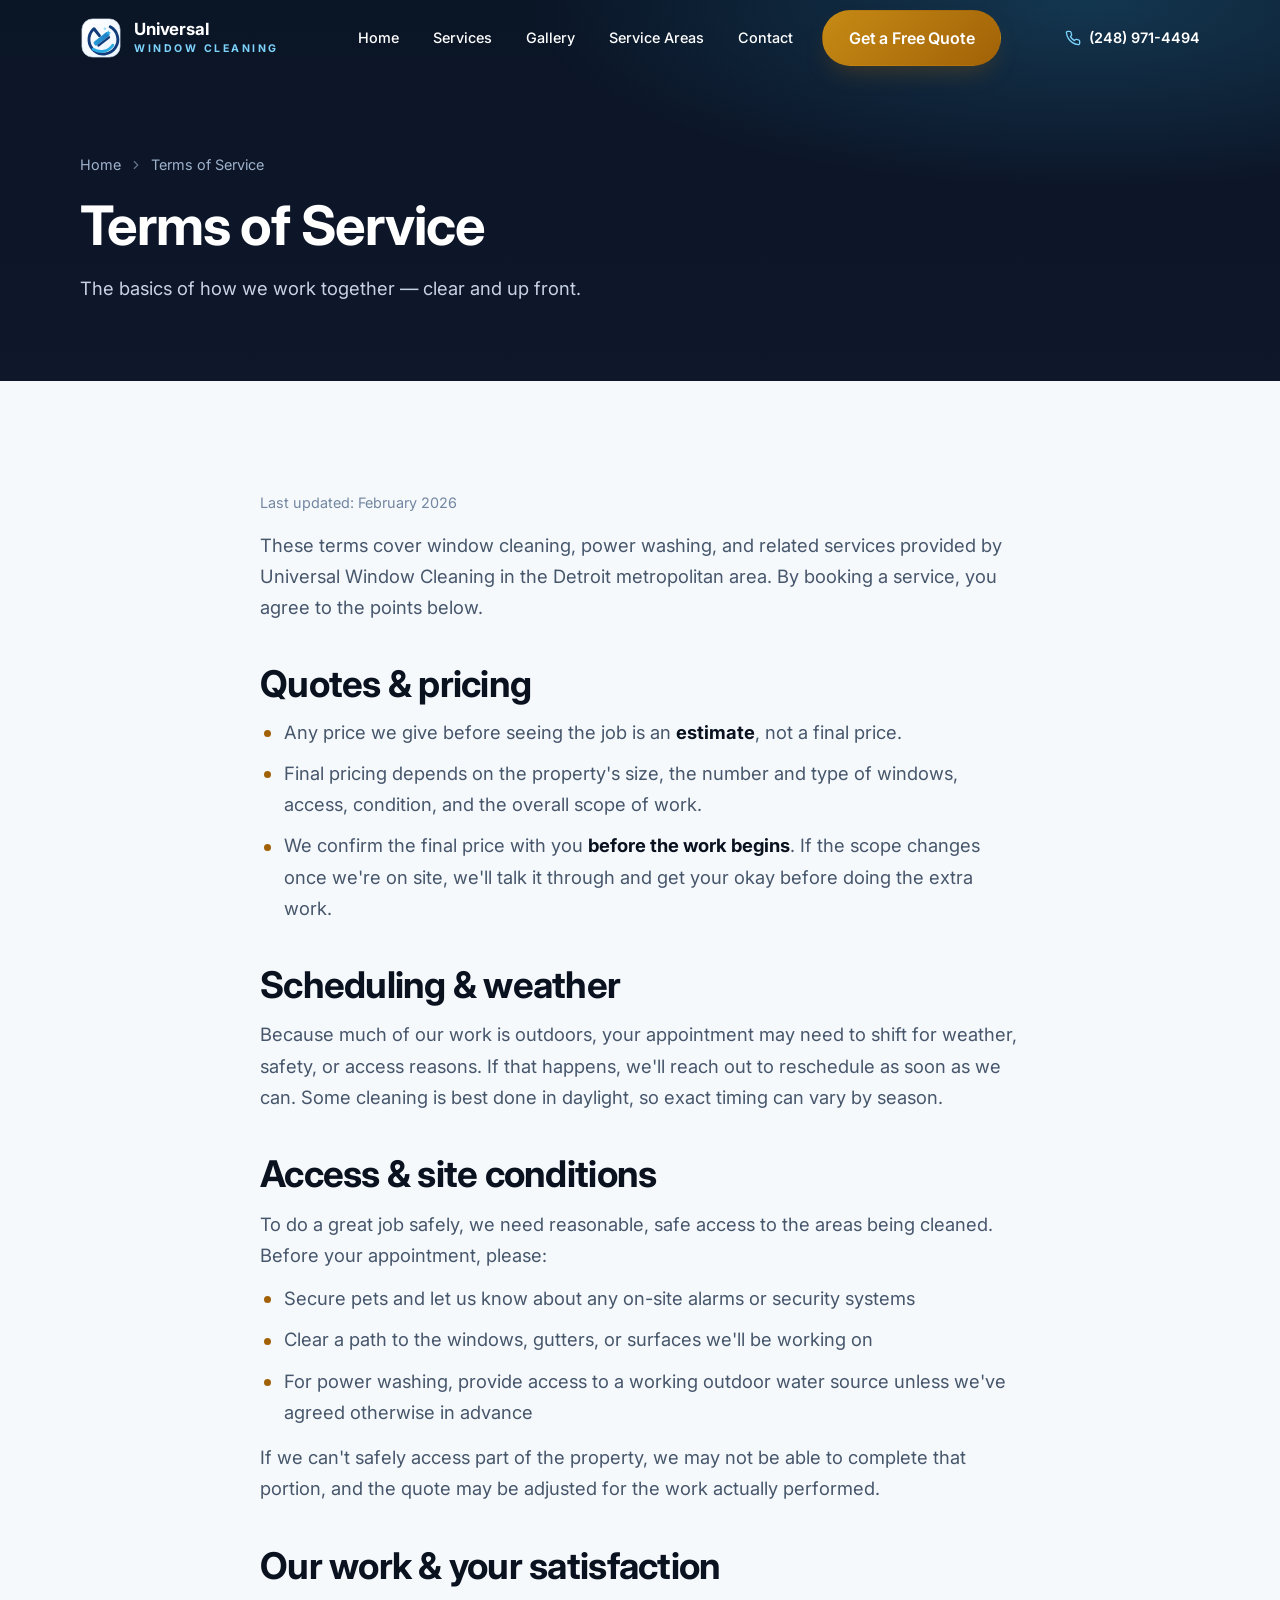
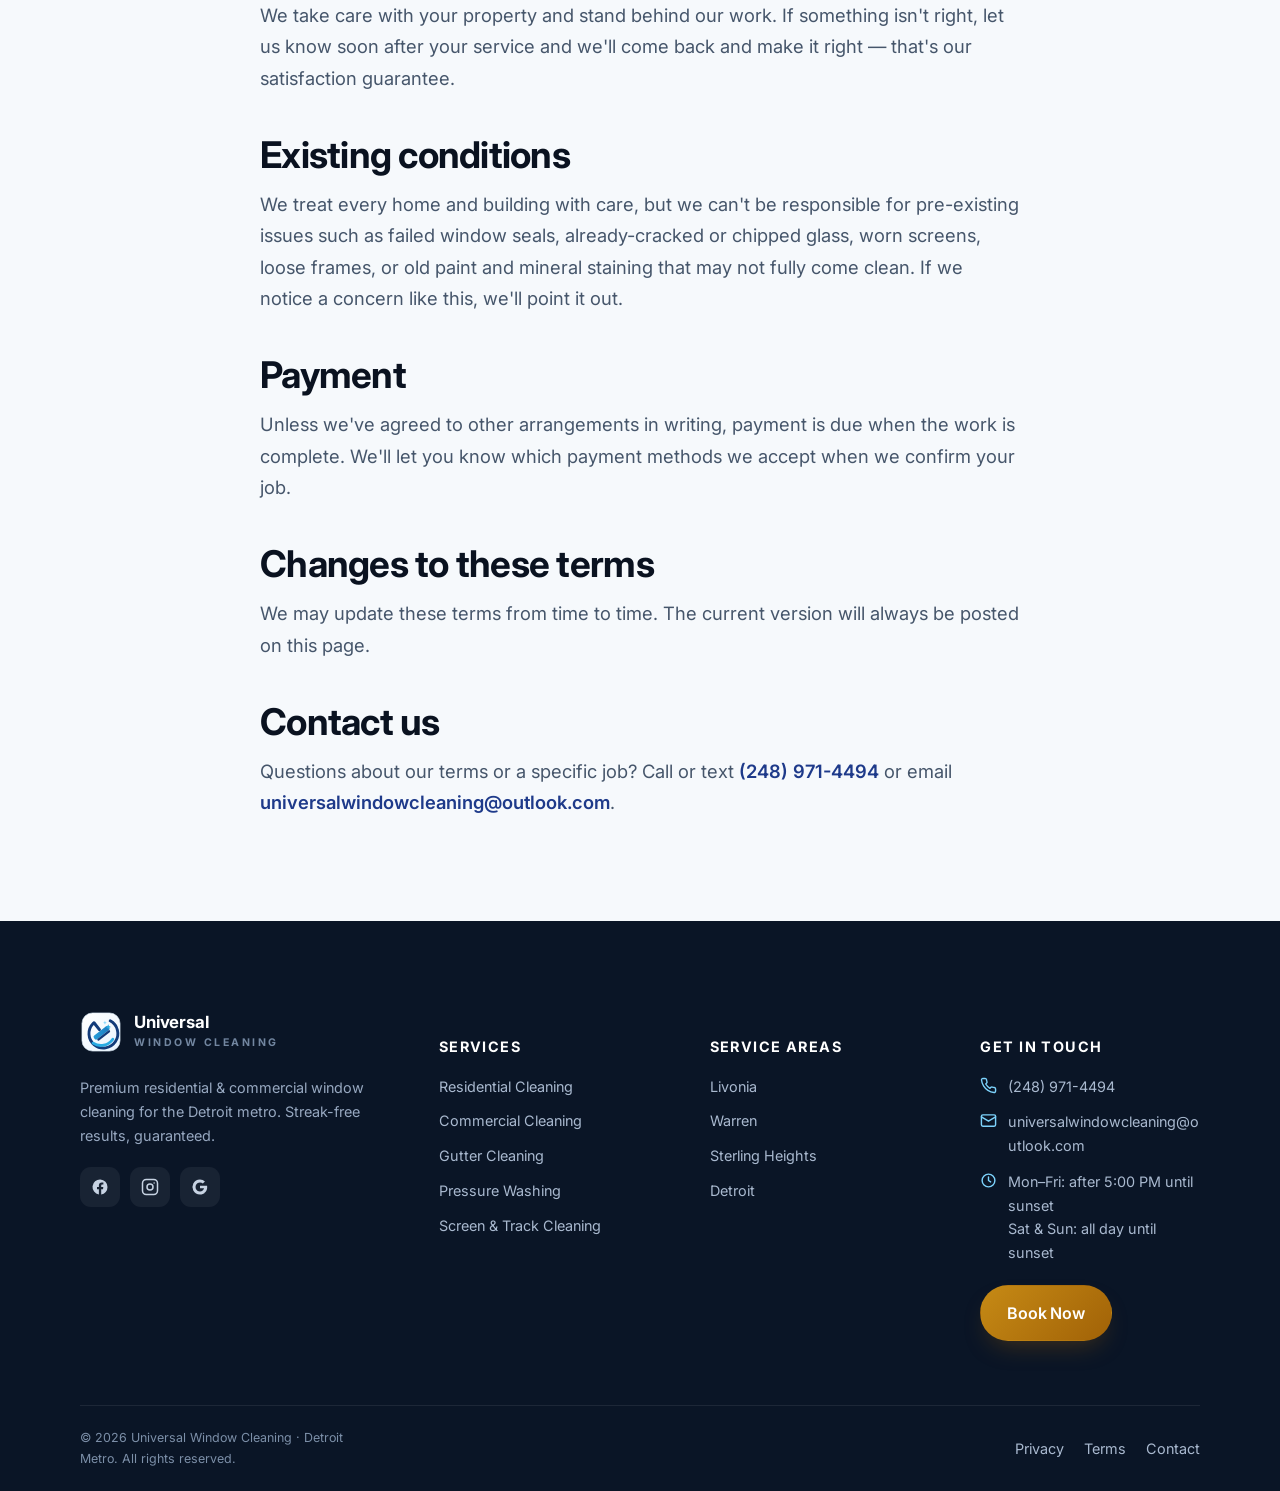
<file: terms.html>
<!DOCTYPE html>
<html lang="en">
<head>
  <meta charset="UTF-8" />
  <meta name="viewport" content="width=device-width, initial-scale=1" />
  <title>Terms of Service — Universal Window Cleaning · Detroit Metro</title>
  <meta name="description" content="The basic terms for window cleaning and power washing service from Universal Window Cleaning in the Detroit metro area — quotes, scheduling, access, and payment." />
  <meta name="theme-color" content="#0A1526" />
  <link rel="icon" href="assets/img/logo.svg" type="image/svg+xml" />
  <link rel="preconnect" href="https://fonts.googleapis.com" />
  <link rel="preconnect" href="https://fonts.gstatic.com" crossorigin />
  <link href="https://fonts.googleapis.com/css2?family=Inter:wght@300;400;500;600;700;800&display=swap" rel="stylesheet" />
  <link rel="stylesheet" href="assets/css/styles.css" />
</head>
<body>
  <header class="nav is-top" id="nav">
    <div class="container nav__inner">
      <a class="brand" href="index.html" aria-label="Universal Window Cleaning home">
        <img class="brand__logo" src="assets/img/logo.svg" width="42" height="42" alt="" />
        <span class="brand__text"><b>Universal</b><span>Window Cleaning</span></span>
      </a>
      <nav class="nav__menu" aria-label="Primary">
        <a class="nav__link" href="index.html">Home</a>
        <a class="nav__link" href="services.html">Services</a>
        <a class="nav__link" href="index.html#gallery">Gallery</a>
        <a class="nav__link" href="index.html#areas">Service Areas</a>
        <a class="nav__link" href="index.html#book">Contact</a>
        <a class="btn btn--gold nav__cta" href="index.html#book">Get a Free Quote</a>
      </nav>
      <div class="nav__actions">
        <a class="nav__phone" href="tel:+12489714494"><svg width="20" height="20" viewBox="0 0 24 24" fill="none" stroke="currentColor" stroke-width="2" stroke-linecap="round" stroke-linejoin="round"><path d="M22 16.92v3a2 2 0 0 1-2.18 2 19.79 19.79 0 0 1-8.63-3.07 19.5 19.5 0 0 1-6-6 19.79 19.79 0 0 1-3.07-8.67A2 2 0 0 1 4.11 2h3a2 2 0 0 1 2 1.72c.13.96.36 1.9.7 2.81a2 2 0 0 1-.45 2.11L8.09 9.91a16 16 0 0 0 6 6l1.27-1.27a2 2 0 0 1 2.11-.45c.9.34 1.85.57 2.81.7A2 2 0 0 1 22 16.92z"/></svg> (248) 971-4494</a>
        <button class="nav__toggle" aria-label="Toggle menu" aria-expanded="false"><span></span><span></span><span></span></button>
      </div>
    </div>
  </header>

  <main>
    <section class="page-hero">
      <div class="container">
        <nav class="crumbs" aria-label="Breadcrumb">
          <a href="index.html">Home</a>
          <svg width="20" height="20" viewBox="0 0 24 24" fill="none" stroke="currentColor" stroke-width="2" stroke-linecap="round" stroke-linejoin="round"><path d="M9 6l6 6-6 6"/></svg>
          <span>Terms of Service</span>
        </nav>
        <h1>Terms of Service</h1>
        <p>The basics of how we work together — clear and up front.</p>
      </div>
    </section>

    <section class="section">
      <div class="container">
        <div class="legal reveal">
          <p class="updated">Last updated: February 2026</p>

          <p>These terms cover window cleaning, power washing, and related services provided by Universal Window Cleaning in the Detroit metropolitan area. By booking a service, you agree to the points below.</p>

          <h2>Quotes &amp; pricing</h2>
          <ul>
            <li>Any price we give before seeing the job is an <strong>estimate</strong>, not a final price.</li>
            <li>Final pricing depends on the property's size, the number and type of windows, access, condition, and the overall scope of work.</li>
            <li>We confirm the final price with you <strong>before the work begins</strong>. If the scope changes once we're on site, we'll talk it through and get your okay before doing the extra work.</li>
          </ul>

          <h2>Scheduling &amp; weather</h2>
          <p>Because much of our work is outdoors, your appointment may need to shift for weather, safety, or access reasons. If that happens, we'll reach out to reschedule as soon as we can. Some cleaning is best done in daylight, so exact timing can vary by season.</p>

          <h2>Access &amp; site conditions</h2>
          <p>To do a great job safely, we need reasonable, safe access to the areas being cleaned. Before your appointment, please:</p>
          <ul>
            <li>Secure pets and let us know about any on-site alarms or security systems</li>
            <li>Clear a path to the windows, gutters, or surfaces we'll be working on</li>
            <li>For power washing, provide access to a working outdoor water source unless we've agreed otherwise in advance</li>
          </ul>
          <p>If we can't safely access part of the property, we may not be able to complete that portion, and the quote may be adjusted for the work actually performed.</p>

          <h2>Our work &amp; your satisfaction</h2>
          <p>We take care with your property and stand behind our work. If something isn't right, let us know soon after your service and we'll come back and make it right — that's our satisfaction guarantee.</p>

          <h2>Existing conditions</h2>
          <p>We treat every home and building with care, but we can't be responsible for pre-existing issues such as failed window seals, already-cracked or chipped glass, worn screens, loose frames, or old paint and mineral staining that may not fully come clean. If we notice a concern like this, we'll point it out.</p>

          <h2>Payment</h2>
          <p>Unless we've agreed to other arrangements in writing, payment is due when the work is complete. We'll let you know which payment methods we accept when we confirm your job.</p>

          <h2>Changes to these terms</h2>
          <p>We may update these terms from time to time. The current version will always be posted on this page.</p>

          <h2>Contact us</h2>
          <p>Questions about our terms or a specific job? Call or text <a href="tel:+12489714494" style="color:var(--color-secondary);font-weight:600">(248) 971-4494</a> or email <a href="mailto:universalwindowcleaning@outlook.com" style="color:var(--color-secondary);font-weight:600">universalwindowcleaning@outlook.com</a>.</p>
        </div>
      </div>
    </section>
  </main>

  <footer class="footer">
    <div class="container">
      <div class="footer__grid">
        <div>
          <a class="brand" href="index.html"><img class="brand__logo" src="assets/img/logo.svg" width="42" height="42" alt="" /><span class="brand__text"><b>Universal</b><span>Window Cleaning</span></span></a>
          <p>Premium residential &amp; commercial window cleaning for the Detroit metro. Streak-free results, guaranteed.</p>
          <div class="footer__social">
            <a href="https://www.facebook.com/profile.php?id=61574867893188" target="_blank" rel="noopener noreferrer" aria-label="Facebook"><svg width="20" height="20" viewBox="0 0 24 24" fill="currentColor"><path d="M22 12a10 10 0 1 0-11.5 9.9v-7H8v-2.9h2.5V9.8c0-2.5 1.5-3.9 3.8-3.9 1.1 0 2.2.2 2.2.2v2.5h-1.3c-1.2 0-1.6.8-1.6 1.6v1.9h2.8l-.4 2.9h-2.4v7A10 10 0 0 0 22 12z"/></svg></a>
            <a href="https://www.instagram.com/universalwindowcleaning?igsh=dWlxaWFhMG1sZG81&amp;utm_source=qr" target="_blank" rel="noopener noreferrer" aria-label="Instagram"><svg width="20" height="20" viewBox="0 0 24 24" fill="none" stroke="currentColor" stroke-width="2" stroke-linecap="round" stroke-linejoin="round"><rect x="2" y="2" width="20" height="20" rx="5"/><circle cx="12" cy="12" r="4"/><path d="M17.5 6.5h.01"/></svg></a>
            <a href="https://share.google/cedoesM2oa7whhfxK" target="_blank" rel="noopener noreferrer" aria-label="Google"><svg width="20" height="20" viewBox="0 0 24 24" fill="currentColor"><path d="M21.6 12.2c0-.6-.1-1.2-.2-1.8H12v3.4h5.4a4.6 4.6 0 0 1-2 3v2.5h3.2c1.9-1.7 3-4.3 3-7.1z"/><path d="M12 22c2.7 0 5-.9 6.6-2.4l-3.2-2.5c-.9.6-2 1-3.4 1-2.6 0-4.8-1.7-5.6-4.1H3.1v2.6A10 10 0 0 0 12 22z"/><path d="M6.4 14c-.2-.6-.3-1.3-.3-2s.1-1.4.3-2V7.4H3.1a10 10 0 0 0 0 9.2L6.4 14z"/><path d="M12 5.9c1.5 0 2.8.5 3.8 1.5l2.8-2.8A10 10 0 0 0 12 2a10 10 0 0 0-8.9 5.4L6.4 10c.8-2.4 3-4.1 5.6-4.1z"/></svg></a>
          </div>
        </div>
        <div><h5>Services</h5><div class="footer__links"><a href="service-detail.html">Residential Cleaning</a><a href="services.html">Commercial Cleaning</a><a href="services.html">Gutter Cleaning</a><a href="services.html">Pressure Washing</a><a href="services.html">Screen &amp; Track Cleaning</a></div></div>
        <div><h5>Service Areas</h5><div class="footer__links"><a href="index.html#areas">Livonia</a><a href="index.html#areas">Warren</a><a href="index.html#areas">Sterling Heights</a><a href="index.html#areas">Detroit</a></div></div>
        <div>
          <h5>Get in touch</h5>
          <ul class="footer__contact">
            <li><svg width="20" height="20" viewBox="0 0 24 24" fill="none" stroke="currentColor" stroke-width="2" stroke-linecap="round" stroke-linejoin="round"><path d="M22 16.92v3a2 2 0 0 1-2.18 2 19.79 19.79 0 0 1-8.63-3.07 19.5 19.5 0 0 1-6-6 19.79 19.79 0 0 1-3.07-8.67A2 2 0 0 1 4.11 2h3a2 2 0 0 1 2 1.72c.13.96.36 1.9.7 2.81a2 2 0 0 1-.45 2.11L8.09 9.91a16 16 0 0 0 6 6l1.27-1.27a2 2 0 0 1 2.11-.45c.9.34 1.85.57 2.81.7A2 2 0 0 1 22 16.92z"/></svg> (248) 971-4494</li>
            <li><svg width="20" height="20" viewBox="0 0 24 24" fill="none" stroke="currentColor" stroke-width="2" stroke-linecap="round" stroke-linejoin="round"><rect x="2" y="4" width="20" height="16" rx="2"/><path d="M22 7l-10 6L2 7"/></svg> universalwindowcleaning@outlook.com</li>
            <li><svg width="20" height="20" viewBox="0 0 24 24" fill="none" stroke="currentColor" stroke-width="2" stroke-linecap="round" stroke-linejoin="round"><circle cx="12" cy="12" r="9"/><path d="M12 7v5l3 2"/></svg> <span>Mon–Fri: after 5:00 PM until sunset<br />Sat &amp; Sun: all day until sunset</span></li>
          </ul>
          <a class="btn btn--gold" href="index.html#book" style="margin-top:8px">Book Now</a>
        </div>
      </div>
      <div class="footer__bar">
        <p>© <span id="year">2026</span> Universal Window Cleaning · Detroit Metro. All rights reserved.</p>
        <div class="footer__links"><a href="privacy.html">Privacy</a><a href="terms.html">Terms</a><a href="index.html#book">Contact</a></div>
      </div>
    </div>
  </footer>
  <script src="assets/js/main.js"></script>
</body>
</html>
</file>
<file: assets/css/styles.css>
/* =====================================================================
   Universal Window Cleaning — Design System
   Style: Liquid Glass · Palette: Trust Navy + Premium Gold
   ===================================================================== */

/* ---------- Tokens ---------- */
:root {
  /* Brand */
  --navy-900: #0A1526;
  --navy-800: #0F172A;
  --navy-700: #16233F;
  --blue-800: #1E3A8A;
  --blue-600: #2563EB;
  --sky-500:  #38BDF8;
  --sky-400:  #7DD3FC;
  --gold-600: #A16207;
  --gold-500: #C68A15;
  --gold-400: #E0A82E;

  /* Semantic */
  --color-primary: var(--navy-800);
  --color-secondary: var(--blue-800);
  --color-accent: var(--gold-600);
  --color-accent-strong: var(--gold-500);
  --color-bg: #F6F9FC;
  --color-bg-alt: #EEF3F9;
  --color-surface: #FFFFFF;
  --color-fg: #0A1220;
  --color-fg-soft: #46566B;
  --color-fg-mute: #7286A0;
  --color-border: #E2E8F0;
  --color-border-soft: #EDF1F6;
  --color-success: #16A34A;
  --color-danger: #DC2626;

  /* Glass */
  --glass-bg: rgba(255, 255, 255, 0.55);
  --glass-bg-strong: rgba(255, 255, 255, 0.72);
  --glass-border: rgba(255, 255, 255, 0.65);
  --glass-shadow: 0 20px 50px -20px rgba(15, 23, 42, 0.28);

  /* Elevation — one cohesive, softly blue-tinted scale */
  --shadow-xs: 0 1px 2px rgba(16, 33, 64, 0.05);
  --shadow-sm: 0 1px 2px rgba(16, 33, 64, 0.04), 0 4px 12px -2px rgba(16, 33, 64, 0.06);
  --shadow-md: 0 8px 24px -10px rgba(16, 33, 64, 0.16);
  --shadow-lg: 0 22px 48px -20px rgba(16, 33, 64, 0.26);
  --shadow-gold: 0 12px 26px -10px rgba(161, 98, 7, 0.40);

  /* Type */
  --font-sans: "Inter", ui-sans-serif, system-ui, -apple-system, "Segoe UI", Roboto, Helvetica, Arial, sans-serif;
  --fs-xs: 0.78rem;
  --fs-sm: 0.9rem;
  --fs-base: 1rem;
  --fs-lg: 1.15rem;
  --fs-xl: 1.4rem;
  --fs-2xl: clamp(1.6rem, 1.1rem + 1.9vw, 2.3rem);
  --fs-3xl: clamp(2.1rem, 1.3rem + 3vw, 3.4rem);
  --fs-hero: clamp(2.6rem, 1.3rem + 5vw, 4.9rem);

  /* Space scale (4/8) */
  --sp-1: 4px;  --sp-2: 8px;  --sp-3: 12px; --sp-4: 16px;
  --sp-5: 24px; --sp-6: 32px; --sp-7: 48px; --sp-8: 64px;
  --sp-9: 96px; --sp-10: 128px;

  /* Radius — restrained, consistent step */
  --r-sm: 10px; --r-md: 14px; --r-lg: 18px; --r-xl: 24px; --r-pill: 999px;

  /* Motion */
  --ease: cubic-bezier(0.4, 0, 0.2, 1);
  --ease-out: cubic-bezier(0.16, 1, 0.3, 1);
  --dur-fast: 180ms;
  --dur: 320ms;
  --dur-slow: 560ms;

  --container: 1200px;
  --nav-h: 76px;
}

/* ---------- Reset / base ---------- */
* { box-sizing: border-box; }
html { scroll-behavior: smooth; -webkit-text-size-adjust: 100%; overflow-x: hidden; }
body {
  margin: 0;
  font-family: var(--font-sans);
  font-size: var(--fs-base);
  line-height: 1.65;
  color: var(--color-fg);
  background: var(--color-bg);
  -webkit-font-smoothing: antialiased;
  text-rendering: optimizeLegibility;
  overflow-x: hidden;
  max-width: 100%;
}
/* Media safety: images scale down, never overflow; icons stay bounded */
img, video { max-width: 100%; height: auto; display: block; }
svg { max-width: 100%; display: block; }
/* Belt-and-suspenders: any inline icon that slips through a sizing rule is capped,
   so a missing stylesheet can never let an icon take over the page. */
svg:not([width]) { width: 1.25rem; height: 1.25rem; }
.wave svg { width: 100%; height: auto; }
a { color: inherit; text-decoration: none; }
button { font-family: inherit; cursor: pointer; }
h1, h2, h3, h4 { line-height: 1.12; letter-spacing: -0.02em; margin: 0; font-weight: 700; color: var(--color-fg); }
p { margin: 0; }
ul { margin: 0; padding: 0; list-style: none; }
:focus-visible { outline: 3px solid var(--sky-500); outline-offset: 3px; border-radius: 4px; }

/* ---------- Layout helpers ---------- */
.container { width: 100%; max-width: var(--container); margin-inline: auto; padding-inline: clamp(20px, 5vw, 40px); }
.section { padding-block: clamp(64px, 8vw, 120px); position: relative; }
.section--tight { padding-block: clamp(48px, 6vw, 84px); }
.section--alt { background: var(--color-bg-alt); }
.eyebrow {
  display: inline-flex; align-items: center; gap: 8px;
  font-size: var(--fs-sm); font-weight: 600; letter-spacing: 0.14em; text-transform: uppercase;
  color: var(--color-accent);
}
.eyebrow::before { content: ""; width: 26px; height: 2px; background: var(--color-accent); border-radius: 2px; }
.section-head { max-width: 660px; margin-bottom: var(--sp-7); }
.section-head.center { margin-inline: auto; text-align: center; }
.section-head.center .eyebrow::before { display: none; }
.section-title { font-size: var(--fs-3xl); margin-top: var(--sp-3); }
.section-sub { margin-top: var(--sp-4); color: var(--color-fg-soft); font-size: var(--fs-lg); }
.text-grad {
  background: linear-gradient(120deg, var(--blue-800), var(--sky-500) 60%, var(--gold-500));
  -webkit-background-clip: text; background-clip: text; color: transparent;
}

/* ---------- Buttons ---------- */
.btn {
  --btn-bg: var(--color-primary);
  display: inline-flex; align-items: center; justify-content: center; gap: 10px;
  padding: 14px 26px; border-radius: var(--r-pill); border: 1px solid transparent;
  font-weight: 600; font-size: var(--fs-base); letter-spacing: -0.01em;
  background: var(--btn-bg); color: #fff; position: relative;
  transition: transform var(--dur) var(--ease-out), box-shadow var(--dur) var(--ease), background var(--dur) var(--ease);
  will-change: transform;
}
.btn svg { width: 18px; height: 18px; }
.btn:hover { transform: translateY(-2px); }
.btn:active { transform: translateY(0); }
.btn--gold { --btn-bg: linear-gradient(135deg, var(--gold-500), var(--gold-600)); box-shadow: var(--shadow-gold); color: #fff; }
.btn--gold:hover { box-shadow: 0 16px 32px -12px rgba(161, 98, 7, 0.52); }
.btn--primary { box-shadow: var(--shadow-md); }
.btn--ghost { background: transparent; color: var(--color-fg); border-color: var(--color-border); }
.btn--ghost:hover { border-color: var(--color-primary); background: #fff; }
.btn--glass {
  background: var(--glass-bg-strong); color: var(--color-fg);
  border-color: var(--glass-border); backdrop-filter: blur(14px); -webkit-backdrop-filter: blur(14px);
  box-shadow: var(--shadow-sm);
}
.btn--lg { padding: 17px 34px; font-size: var(--fs-lg); }
.btn--block { width: 100%; }

/* ---------- Glass card ---------- */
.glass {
  background: var(--glass-bg); backdrop-filter: blur(18px) saturate(140%); -webkit-backdrop-filter: blur(18px) saturate(140%);
  border: 1px solid var(--glass-border); box-shadow: var(--glass-shadow);
}
.card {
  background: var(--color-surface); border: 1px solid var(--color-border-soft);
  border-radius: var(--r-lg); box-shadow: var(--shadow-sm);
  transition: transform var(--dur) var(--ease-out), box-shadow var(--dur) var(--ease), border-color var(--dur) var(--ease);
}
.card:hover { transform: translateY(-4px); box-shadow: var(--shadow-md); border-color: var(--color-border); }

/* =====================================================================
   Loading screen  (ref 12.png)
   ===================================================================== */
.loader {
  position: fixed; inset: 0; z-index: 9999;
  display: grid; place-items: center;
  background: radial-gradient(120% 120% at 50% 0%, var(--navy-700), var(--navy-900) 70%);
  transition: opacity 600ms var(--ease), visibility 600ms;
}
.loader.is-done { opacity: 0; visibility: hidden; pointer-events: none; }
.loader__inner { text-align: center; color: #fff; width: min(320px, 80vw); }
.loader__mark { width: 84px; height: 84px; margin: 0 auto 22px; position: relative; }
.loader__logo { animation: floaty 3s var(--ease) infinite; }
.loader__name { font-weight: 700; font-size: 1.25rem; letter-spacing: 0.02em; }
.loader__tag { font-size: var(--fs-sm); color: var(--sky-400); letter-spacing: 0.28em; text-transform: uppercase; margin-top: 6px; }
.loader__bar { margin-top: 26px; height: 3px; border-radius: 3px; background: rgba(255,255,255,0.14); overflow: hidden; }
.loader__bar::after {
  content: ""; display: block; height: 100%; width: 40%;
  background: linear-gradient(90deg, transparent, var(--sky-500), var(--gold-400), transparent);
  animation: loaderSlide 1.15s var(--ease) infinite;
}
@keyframes loaderSlide { 0% { transform: translateX(-120%);} 100% { transform: translateX(320%);} }
@keyframes floaty { 0%,100% { transform: translateY(0);} 50% { transform: translateY(-8px);} }

/* Squeegee shimmer sweep on the mark */
.loader__shine {
  position: absolute; inset: 0; border-radius: 20px; overflow: hidden;
}
.loader__shine::before {
  content: ""; position: absolute; top: -60%; left: -30%; width: 40%; height: 220%;
  background: linear-gradient(90deg, transparent, rgba(255,255,255,0.85), transparent);
  transform: rotate(18deg); animation: sweep 2.4s var(--ease) infinite;
}
@keyframes sweep { 0% { left: -40%;} 60%,100% { left: 130%;} }

/* =====================================================================
   Navbar
   ===================================================================== */
.nav {
  position: fixed; top: 0; left: 0; right: 0; z-index: 900; height: var(--nav-h);
  display: flex; align-items: center;
  transition: background var(--dur) var(--ease), box-shadow var(--dur) var(--ease), backdrop-filter var(--dur);
}
.nav__inner { display: flex; align-items: center; justify-content: space-between; width: 100%; }
.nav.is-scrolled {
  background: var(--glass-bg-strong); backdrop-filter: blur(16px) saturate(150%); -webkit-backdrop-filter: blur(16px) saturate(150%);
  box-shadow: 0 1px 0 var(--color-border), var(--shadow-sm);
}
.brand { display: inline-flex; align-items: center; gap: 12px; font-weight: 700; letter-spacing: -0.01em; }
.brand__logo { width: 42px; height: 42px; flex: none; }
.brand__text { line-height: 1.05; }
.brand__text b { display: block; font-size: 1.05rem; color: var(--color-fg); }
.brand__text span { font-size: 0.66rem; letter-spacing: 0.24em; text-transform: uppercase; color: var(--color-fg-mute); }
.nav.is-top:not(.is-scrolled) .brand__text b,
.nav.is-top:not(.is-scrolled) .nav__link { color: #fff; }
.nav.is-top:not(.is-scrolled) .brand__text span { color: var(--sky-400); }
.nav.is-top:not(.is-scrolled) .nav__toggle span { background: #fff; }

.nav__menu { display: flex; align-items: center; gap: 4px; }
.nav__link {
  padding: 9px 15px; border-radius: var(--r-pill); font-weight: 500; font-size: var(--fs-sm);
  color: var(--color-fg-soft); transition: color var(--dur), background var(--dur);
}
.nav__link:hover, .nav__link.is-active { color: var(--color-fg); background: rgba(15,23,42,0.06); }
.nav.is-top:not(.is-scrolled) .nav__link:hover { background: rgba(255,255,255,0.14); color: #fff; }
.nav__cta { margin-left: 10px; }
.nav__actions { display: flex; align-items: center; gap: 12px; }
.nav__phone { display: inline-flex; align-items: center; gap: 8px; font-weight: 600; font-size: var(--fs-sm); color: var(--color-fg); transition: color var(--dur) var(--ease); }
.nav__phone svg { width: 16px; height: 16px; color: var(--color-accent); transition: color var(--dur) var(--ease); }
.nav__phone:hover { color: var(--color-accent); }
/* Over the dark hero/header (is-top before scroll), match the light nav treatment */
.nav.is-top:not(.is-scrolled) .nav__phone { color: #fff; }
.nav.is-top:not(.is-scrolled) .nav__phone svg { color: var(--sky-400); }
.nav.is-top:not(.is-scrolled) .nav__phone:hover { color: var(--sky-400); }

.nav__toggle { display: none; flex-direction: column; gap: 5px; width: 44px; height: 44px; align-items: center; justify-content: center; background: transparent; border: 0; }
.nav__toggle span { width: 24px; height: 2px; background: var(--color-fg); border-radius: 2px; transition: transform var(--dur), opacity var(--dur); }
body.menu-open .nav__toggle span:nth-child(1) { transform: translateY(7px) rotate(45deg); }
body.menu-open .nav__toggle span:nth-child(2) { opacity: 0; }
body.menu-open .nav__toggle span:nth-child(3) { transform: translateY(-7px) rotate(-45deg); }

/* =====================================================================
   Hero  (ref 1.png)
   ===================================================================== */
.hero {
  position: relative; padding-top: calc(var(--nav-h) + clamp(40px, 7vw, 90px));
  padding-bottom: clamp(60px, 8vw, 120px);
  background:
    radial-gradient(90% 80% at 82% 8%, rgba(56,189,248,0.20), transparent 55%),
    radial-gradient(70% 60% at 10% 30%, rgba(37,99,235,0.16), transparent 60%),
    linear-gradient(180deg, var(--navy-900), var(--navy-800) 55%, #12213d);
  color: #fff; overflow: hidden;
}
.hero__grid {
  display: grid; grid-template-columns: 1.05fr 0.95fr; gap: clamp(32px, 5vw, 72px); align-items: center;
}
.hero__badge {
  display: inline-flex; align-items: center; gap: 10px; padding: 7px 8px 7px 14px; border-radius: var(--r-pill);
  background: rgba(255,255,255,0.08); border: 1px solid rgba(255,255,255,0.16);
  font-size: var(--fs-sm); color: #E7EEF7; backdrop-filter: blur(8px);
}
.hero__badge b { color: #fff; }
.hero__stars { display: inline-flex; gap: 2px; color: var(--gold-400); }
.hero__stars svg { width: 15px; height: 15px; }
.hero h1 { font-size: var(--fs-hero); margin-top: 22px; color: #fff; letter-spacing: -0.03em; }
.hero h1 .accent { background: linear-gradient(120deg, var(--sky-400), var(--gold-400)); -webkit-background-clip: text; background-clip: text; color: transparent; }
.hero__sub { margin-top: 22px; font-size: var(--fs-lg); color: #C7D3E3; max-width: 46ch; }
.hero__cta { margin-top: 34px; display: flex; flex-wrap: wrap; gap: 14px; }
.hero__trust { margin-top: 34px; display: flex; flex-wrap: wrap; gap: 22px 30px; }
.hero__trust li { display: inline-flex; align-items: center; gap: 9px; font-size: var(--fs-sm); color: #C7D3E3; }
.hero__trust svg { width: 20px; height: 20px; color: var(--sky-400); flex: none; }

/* floating stat chips */
.hero__visual { position: relative; }
.hero__chip {
  position: absolute; z-index: 5; display: flex; align-items: center; gap: 10px;
  padding: 11px 15px; border-radius: var(--r-md); color: var(--color-fg);
  background: var(--glass-bg-strong); border: 1px solid var(--glass-border);
  box-shadow: var(--shadow-lg); backdrop-filter: blur(14px); -webkit-backdrop-filter: blur(14px);
  animation: floaty 5s var(--ease) infinite;
}
.hero__chip small { display: block; font-size: 0.7rem; color: var(--color-fg-mute); }
.hero__chip b { font-size: 1rem; }
.hero__chip .ico { width: 34px; height: 34px; border-radius: 10px; display: grid; place-items: center; background: rgba(56,189,248,0.16); color: var(--blue-600); flex: none; }
.hero__chip .ico svg { width: 18px; height: 18px; }
.hero__chip--tl { top: 6%; left: -6%; animation-delay: .4s; }
.hero__chip--br { bottom: 8%; right: -5%; }

/* Wave divider */
.wave { position: absolute; bottom: -1px; left: 0; width: 100%; line-height: 0; color: var(--color-bg); }
.wave svg { width: 100%; height: auto; display: block; }

/* =====================================================================
   Before / After slider
   ===================================================================== */
.ba {
  position: relative; width: 100%; aspect-ratio: 4 / 3; border-radius: var(--r-xl); overflow: hidden;
  box-shadow: var(--shadow-lg); border: 1px solid rgba(255,255,255,0.2); user-select: none; touch-action: pan-y;
  background: #0b1526;
}
.ba__img { position: absolute; inset: 0; width: 100%; height: 100%; object-fit: cover; }
.ba__after { clip-path: inset(0 0 0 var(--pos, 50%)); }
.ba__label {
  position: absolute; top: 14px; padding: 5px 12px; border-radius: var(--r-pill);
  font-size: var(--fs-xs); font-weight: 600; letter-spacing: 0.08em; text-transform: uppercase;
  background: rgba(10,21,38,0.72); color: #fff; backdrop-filter: blur(6px);
}
.ba__label--before { left: 14px; }
.ba__label--after { right: 14px; background: rgba(161,98,7,0.85); }
.ba__line { position: absolute; top: 0; bottom: 0; left: var(--pos, 50%); width: 2px; background: #fff; transform: translateX(-1px); box-shadow: 0 0 12px rgba(0,0,0,0.4); }
.ba__handle {
  position: absolute; top: 50%; left: var(--pos, 50%); transform: translate(-50%, -50%);
  width: 46px; height: 46px; border-radius: 50%; background: #fff; box-shadow: var(--shadow-md);
  display: grid; place-items: center; color: var(--color-primary); cursor: ew-resize;
}
.ba__handle svg { width: 22px; height: 22px; }
.ba__range { position: absolute; inset: 0; width: 100%; height: 100%; margin: 0; opacity: 0; cursor: ew-resize; }

/* =====================================================================
   Trust bar / stats
   ===================================================================== */
.stats { display: grid; grid-template-columns: repeat(4, 1fr); gap: clamp(16px, 3vw, 32px); }
.stat { text-align: center; }
.stat__num { font-size: clamp(2rem, 1.2rem + 2.6vw, 3rem); font-weight: 700; letter-spacing: -0.03em; color: var(--color-primary); }
.stat__num .u { color: var(--color-accent); }
.stat__label { margin-top: 4px; color: var(--color-fg-soft); font-size: var(--fs-sm); }

/* =====================================================================
   Services grid  (ref 2.png / 7.png)
   ===================================================================== */
.services-grid { display: grid; grid-template-columns: repeat(3, 1fr); gap: clamp(18px, 2.4vw, 28px); }
.service {
  padding: clamp(24px, 3vw, 34px); border-radius: var(--r-lg); position: relative; overflow: hidden;
  display: flex; flex-direction: column;
}
.service__icon {
  width: 54px; height: 54px; border-radius: var(--r-md); display: grid; place-items: center; flex: none;
  background: linear-gradient(140deg, rgba(37,99,235,0.12), rgba(56,189,248,0.10));
  color: var(--blue-600); margin-bottom: 20px;
  transition: transform var(--dur) var(--ease-out), background var(--dur);
}
.service__icon svg { width: 26px; height: 26px; }
.service:hover .service__icon { transform: scale(1.05); }
.service h3 { font-size: var(--fs-xl); letter-spacing: -0.02em; }
.service p { margin-top: 12px; color: var(--color-fg-soft); font-size: var(--fs-base); flex: 1; }
.service__link { margin-top: 20px; display: inline-flex; align-items: center; gap: 7px; font-weight: 600; font-size: var(--fs-sm); color: var(--color-secondary); }
.service__link svg { width: 16px; height: 16px; transition: transform var(--dur) var(--ease-out); }
.service:hover .service__link svg { transform: translateX(4px); }
.service::after {
  content: ""; position: absolute; inset: 0; border-radius: inherit; pointer-events: none;
  background: linear-gradient(140deg, transparent 60%, rgba(56,189,248,0.10));
  opacity: 0; transition: opacity var(--dur);
}
.service:hover::after { opacity: 1; }
.service--feature {
  grid-column: span 1; color: #fff;
  background: radial-gradient(120% 120% at 100% 0%, rgba(56,189,248,0.35), transparent 55%), linear-gradient(150deg, var(--navy-800), var(--blue-800));
}
.service--feature h3, .service--feature p { color: #fff; }
.service--feature p { color: #C7D3E3; }
.service--feature .service__icon { background: rgba(255,255,255,0.14); color: #fff; }
.service--feature .service__link { color: var(--sky-400); }

/* =====================================================================
   Features / Why us
   ===================================================================== */
.split { display: grid; grid-template-columns: 1fr 1fr; gap: clamp(32px, 5vw, 72px); align-items: center; }
.feature-list { display: grid; gap: 18px; margin-top: 28px; }
.feature { display: flex; gap: 16px; align-items: flex-start; }
.feature__ico { width: 46px; height: 46px; border-radius: 12px; flex: none; display: grid; place-items: center; background: rgba(161,98,7,0.10); color: var(--gold-600); }
.feature__ico svg { width: 22px; height: 22px; }
.feature h4 { font-size: var(--fs-lg); }
.feature p { color: var(--color-fg-soft); font-size: var(--fs-sm); margin-top: 4px; }
.media-frame {
  position: relative; border-radius: var(--r-xl); overflow: hidden; box-shadow: var(--shadow-lg);
  aspect-ratio: 5 / 6;
}
.media-frame img { width: 100%; height: 100%; object-fit: cover; }
.media-frame .badge-float {
  position: absolute; left: 20px; bottom: 20px; right: 20px;
  padding: 16px 18px; border-radius: var(--r-md); color: #fff;
  background: var(--glass-bg); border: 1px solid var(--glass-border); backdrop-filter: blur(14px);
  display: flex; align-items: center; gap: 14px; color: var(--color-fg);
}
.media-frame .badge-float b { font-size: var(--fs-base); }
.media-frame .badge-float small { color: var(--color-fg-soft); font-size: var(--fs-xs); }

/* =====================================================================
   Gallery  (before/after grid)
   ===================================================================== */
/* Wrapping row so an incomplete last row stays centred (5 items = 3 + 2). */
.gallery { --gal-gap: clamp(16px, 2vw, 24px); display: flex; flex-wrap: wrap; justify-content: center; gap: var(--gal-gap); }
.gallery > figure { flex: 0 1 calc((100% - 2 * var(--gal-gap)) / 3); margin: 0; }
@media (max-width: 1024px) { .gallery > figure { flex-basis: calc((100% - var(--gal-gap)) / 2); } }
@media (max-width: 720px) { .gallery > figure { flex-basis: 100%; } }
.gallery .ba { aspect-ratio: 4 / 3; border-radius: var(--r-lg); box-shadow: var(--shadow-md); }
.gallery__cap { margin-top: 10px; font-size: var(--fs-sm); color: var(--color-fg-soft); display: flex; align-items: center; gap: 8px; }
.gallery__cap svg { width: 15px; height: 15px; color: var(--color-accent); }

/* =====================================================================
   Service areas
   ===================================================================== */
.areas { display: grid; grid-template-columns: 1fr 1fr; gap: clamp(28px, 4vw, 60px); align-items: center; }
.area-cards { display: grid; grid-template-columns: 1fr 1fr; gap: 16px; }
.area {
  padding: 22px; border-radius: var(--r-md); background: var(--color-surface); border: 1px solid var(--color-border-soft);
  box-shadow: var(--shadow-sm); transition: transform var(--dur) var(--ease-out), box-shadow var(--dur);
}
.area:hover { transform: translateY(-4px); box-shadow: var(--shadow-md); }
.area__pin { width: 40px; height: 40px; border-radius: 11px; display: grid; place-items: center; background: rgba(37,99,235,0.10); color: var(--blue-600); margin-bottom: 14px; }
.area__pin svg { width: 20px; height: 20px; }
.area h4 { font-size: var(--fs-lg); }
.area p { font-size: var(--fs-sm); color: var(--color-fg-soft); margin-top: 4px; }
.area-map {
  position: relative; border-radius: var(--r-xl); overflow: hidden; aspect-ratio: 4/3;
  background: linear-gradient(150deg, var(--navy-800), var(--blue-800)); color: #fff; box-shadow: var(--shadow-lg);
  display: grid; place-items: center; padding: 30px; text-align: center;
}
.area-note { display: inline-flex; align-items: center; gap: 8px; font-size: var(--fs-sm); color: var(--color-fg-soft); margin-top: 20px; }
.area-note svg { width: 16px; height: 16px; color: var(--color-success); }

/* =====================================================================
   Testimonials
   ===================================================================== */
.quotes { display: grid; grid-template-columns: repeat(3, 1fr); gap: clamp(16px, 2vw, 24px); }
.quote { padding: clamp(24px, 3vw, 32px); border-radius: var(--r-lg); background: var(--color-surface); border: 1px solid var(--color-border-soft); box-shadow: var(--shadow-sm); display: flex; flex-direction: column; transition: transform var(--dur) var(--ease-out), box-shadow var(--dur) var(--ease); }
.quote:hover { transform: translateY(-4px); box-shadow: var(--shadow-md); }
.quote p { font-style: italic; }
.quote__stars { display: flex; gap: 2px; color: var(--gold-400); margin-bottom: 14px; }
.quote__stars svg { width: 17px; height: 17px; }
.quote p { color: var(--color-fg); font-size: var(--fs-base); flex: 1; }
.quote__who { display: flex; align-items: center; gap: 12px; margin-top: 20px; }
.quote__av { width: 42px; height: 42px; border-radius: 50%; display: grid; place-items: center; font-weight: 700; color: #fff; background: linear-gradient(140deg, var(--blue-800), var(--sky-500)); flex: none; }
.quote__who b { font-size: var(--fs-sm); }
.quote__who small { display: block; color: var(--color-fg-mute); font-size: var(--fs-xs); }

/* =====================================================================
   CTA + Booking form
   ===================================================================== */
.book {
  position: relative; overflow: hidden; border-radius: var(--r-xl);
  background: radial-gradient(90% 120% at 88% 0%, rgba(56,189,248,0.28), transparent 55%), linear-gradient(150deg, var(--navy-900), var(--navy-800) 60%, #142443);
  color: #fff; padding: clamp(32px, 5vw, 64px);
}
.book__grid { display: grid; grid-template-columns: 0.9fr 1.1fr; gap: clamp(32px, 5vw, 64px); align-items: start; }
/* Grid/flex items default to min-width:auto and refuse to shrink below their
   min-content. The long email address then forces the whole column wider than
   the panel. Let the tracks shrink. */
.book__grid > * { min-width: 0; }
.book h2 { font-size: var(--fs-3xl); color: #fff; }
.book__lead { margin-top: 18px; color: #C7D3E3; font-size: var(--fs-lg); }
.book__perks { margin-top: 26px; display: grid; gap: 14px; }
.book__perks li { display: flex; gap: 12px; align-items: center; color: #DCE5F1; font-size: var(--fs-sm); }
.book__perks svg { width: 20px; height: 20px; color: var(--sky-400); flex: none; }
.book__contact { margin-top: 30px; display: grid; gap: 12px; min-width: 0; }
/* overflow-wrap:anywhere (not break-word) so the email also shrinks min-content */
.book__contact a { display: inline-flex; align-items: center; gap: 12px; color: #fff; font-weight: 500; min-width: 0; overflow-wrap: anywhere; }
.book__contact .ico { width: 38px; height: 38px; border-radius: 11px; display: grid; place-items: center; background: rgba(255,255,255,0.1); color: var(--sky-400); flex: none; }
.book__contact .ico svg { width: 18px; height: 18px; }

.form { background: var(--color-surface); border-radius: var(--r-lg); padding: clamp(24px, 3vw, 34px); box-shadow: var(--shadow-lg); }
.form__row { display: grid; grid-template-columns: 1fr 1fr; gap: 16px; }
.field { margin-bottom: 16px; }
.field label { display: block; font-size: var(--fs-sm); font-weight: 600; color: var(--color-fg); margin-bottom: 7px; }
.field label .req { color: var(--color-danger); }
.field input, .field select, .field textarea {
  width: 100%; padding: 13px 14px; border-radius: var(--r-sm); border: 1px solid var(--color-border);
  background: #fff; color: var(--color-fg); font-size: var(--fs-base); font-family: inherit;
  transition: border-color var(--dur), box-shadow var(--dur);
}
.field textarea { resize: vertical; min-height: 96px; }
.field input:focus, .field select:focus, .field textarea:focus {
  outline: none; border-color: var(--blue-600); box-shadow: 0 0 0 4px rgba(37,99,235,0.14);
}
.field input:user-invalid, .field select:user-invalid, .field textarea:user-invalid { border-color: var(--color-danger); }
.field__error { display: none; color: var(--color-danger); font-size: var(--fs-xs); margin-top: 6px; }
.field.has-error .field__error { display: block; }
.field.has-error input, .field.has-error select, .field.has-error textarea { border-color: var(--color-danger); }
.form__note { font-size: var(--fs-xs); color: var(--color-fg-mute); margin-top: 6px; text-align: center; }
.form__success {
  display: none; text-align: center; padding: 20px;
}
.form__success.show { display: block; }
.form__success .check { width: 64px; height: 64px; margin: 0 auto 16px; border-radius: 50%; display: grid; place-items: center; background: rgba(22,163,74,0.12); color: var(--color-success); }
.form__success .check svg { width: 32px; height: 32px; }

/* =====================================================================
   Footer  (ref 6.png)
   ===================================================================== */
.footer { background: var(--navy-900); color: #C7D3E3; padding-top: clamp(56px, 7vw, 90px); }
.footer__grid { display: grid; grid-template-columns: 1.4fr 1fr 1fr 1fr; gap: clamp(28px, 4vw, 56px); }
.footer .brand__text b { color: #fff; }
.footer p { font-size: var(--fs-sm); color: #97A8C0; margin-top: 16px; max-width: 34ch; }
.footer h5 { color: #fff; font-size: var(--fs-sm); letter-spacing: 0.1em; text-transform: uppercase; margin-bottom: 16px; }
.footer__links { display: grid; gap: 11px; }
.footer__links a { font-size: var(--fs-sm); color: #A9B9CF; transition: color var(--dur); }
.footer__links a:hover { color: #fff; }
.footer__contact li { display: flex; gap: 11px; align-items: flex-start; font-size: var(--fs-sm); margin-bottom: 12px; color: #A9B9CF; min-width: 0; overflow-wrap: anywhere; }
.footer__contact svg { width: 17px; height: 17px; color: var(--sky-400); flex: none; margin-top: 2px; }
.footer__social { display: flex; gap: 10px; margin-top: 20px; }
.footer__social a { width: 40px; height: 40px; border-radius: 11px; display: grid; place-items: center; background: rgba(255,255,255,0.06); color: #C7D3E3; transition: background var(--dur), color var(--dur), transform var(--dur) var(--ease-out); }
.footer__social a:hover { background: var(--gold-600); color: #fff; transform: translateY(-3px); }
.footer__social svg { width: 18px; height: 18px; }
.footer__bar { margin-top: clamp(40px, 5vw, 64px); border-top: 1px solid rgba(255,255,255,0.08); padding-block: 22px; display: flex; justify-content: space-between; align-items: center; gap: 16px; flex-wrap: wrap; }
.footer__bar p { margin: 0; font-size: var(--fs-xs); color: #7C8FA8; }
.footer__bar .footer__links { display: flex; gap: 20px; }

/* =====================================================================
   Page hero (inner pages)
   ===================================================================== */
.page-hero {
  padding-top: calc(var(--nav-h) + clamp(48px, 6vw, 84px)); padding-bottom: clamp(48px, 6vw, 84px);
  background: radial-gradient(80% 90% at 85% 0%, rgba(56,189,248,0.20), transparent 55%), linear-gradient(180deg, var(--navy-900), var(--navy-800));
  color: #fff; position: relative; overflow: hidden;
}
.page-hero h1 { font-size: var(--fs-3xl); color: #fff; max-width: 18ch; }
.page-hero p { margin-top: 18px; color: #C7D3E3; font-size: var(--fs-lg); max-width: 56ch; }
.crumbs { display: flex; flex-wrap: wrap; align-items: center; gap: 8px; font-size: var(--fs-sm); color: #9FB2CC; margin-bottom: 18px; }
.crumbs a:hover { color: #fff; }
.crumbs svg { width: 14px; height: 14px; opacity: 0.6; }

/* Service detail layout (ref 11.png) */
.detail { display: grid; grid-template-columns: 1fr 340px; gap: clamp(32px, 4vw, 56px); align-items: start; }
.detail__body h2 { font-size: var(--fs-2xl); margin-top: 40px; }
.detail__body h2:first-child { margin-top: 0; }
.detail__body p { color: var(--color-fg-soft); margin-top: 14px; font-size: var(--fs-lg); }
.checklist { display: grid; grid-template-columns: 1fr 1fr; gap: 14px; margin-top: 24px; }
.checklist li { display: flex; gap: 11px; align-items: flex-start; font-size: var(--fs-base); color: var(--color-fg); }
.checklist svg { width: 21px; height: 21px; color: var(--color-success); flex: none; margin-top: 2px; }
.steps { display: grid; gap: 18px; margin-top: 24px; counter-reset: step; }
.step { display: flex; gap: 18px; align-items: flex-start; padding: 20px; border-radius: var(--r-md); background: var(--color-surface); border: 1px solid var(--color-border-soft); box-shadow: var(--shadow-sm); }
.step__n { counter-increment: step; width: 40px; height: 40px; border-radius: 11px; flex: none; display: grid; place-items: center; font-weight: 700; color: #fff; background: linear-gradient(140deg, var(--blue-800), var(--sky-500)); }
.step__n::before { content: counter(step); }
.step h4 { font-size: var(--fs-lg); }
.step p { margin-top: 4px; color: var(--color-fg-soft); font-size: var(--fs-sm); }
.aside-card { position: sticky; top: calc(var(--nav-h) + 20px); padding: 26px; border-radius: var(--r-lg); background: var(--color-surface); border: 1px solid var(--color-border); box-shadow: var(--shadow-md); }
.aside-card h3 { font-size: var(--fs-xl); }
.aside-card .price { font-size: 2rem; font-weight: 700; color: var(--color-primary); margin: 10px 0 2px; }
.aside-card .price small { font-size: var(--fs-sm); font-weight: 500; color: var(--color-fg-mute); }
.aside-card ul { margin: 18px 0; display: grid; gap: 10px; }
.aside-card li { display: flex; gap: 10px; font-size: var(--fs-sm); color: var(--color-fg-soft); }
.aside-card li svg { width: 17px; height: 17px; color: var(--color-accent); flex: none; margin-top: 2px; }

/* Pricing tiers on services page */
.tiers { display: grid; grid-template-columns: repeat(3, 1fr); gap: clamp(16px, 2vw, 24px); }
.tier { padding: clamp(28px, 3vw, 38px); border-radius: var(--r-lg); background: var(--color-surface); border: 1px solid var(--color-border-soft); box-shadow: var(--shadow-sm); display: flex; flex-direction: column; transition: transform var(--dur) var(--ease-out), box-shadow var(--dur) var(--ease), border-color var(--dur) var(--ease); }
.tier:hover { transform: translateY(-4px); box-shadow: var(--shadow-md); }
.tier.is-featured { border-color: var(--gold-500); box-shadow: var(--shadow-lg); position: relative; }
.tier.is-featured:hover { box-shadow: var(--shadow-lg); }
.tier__tag { position: absolute; top: -13px; left: 50%; transform: translateX(-50%); background: linear-gradient(135deg, var(--gold-500), var(--gold-600)); color: #fff; font-size: var(--fs-xs); font-weight: 600; padding: 5px 14px; border-radius: var(--r-pill); letter-spacing: 0.05em; box-shadow: var(--shadow-gold); }
.tier h3 { font-size: var(--fs-xl); letter-spacing: -0.02em; }
.tier .price { font-size: 2.4rem; font-weight: 700; margin: 12px 0 4px; letter-spacing: -0.03em; color: var(--color-primary); }
.tier .price small { font-size: var(--fs-sm); font-weight: 500; color: var(--color-fg-mute); }
.tier ul { display: grid; gap: 12px; margin: 22px 0 26px; padding-top: 22px; border-top: 1px solid var(--color-border-soft); flex: 1; }
.tier li { display: flex; gap: 10px; font-size: var(--fs-sm); color: var(--color-fg-soft); }
.tier li svg { width: 18px; height: 18px; color: var(--color-success); flex: none; margin-top: 1px; }

/* =====================================================================
   FAQ
   ===================================================================== */
.faq { max-width: 820px; margin-inline: auto; display: grid; gap: 12px; }
.faq__item { border: 1px solid var(--color-border); border-radius: var(--r-md); background: var(--color-surface); overflow: hidden; transition: box-shadow var(--dur), border-color var(--dur); }
.faq__item[open] { box-shadow: var(--shadow-md); border-color: var(--color-border); }
.faq__q { display: flex; justify-content: space-between; align-items: center; gap: 16px; padding: 20px 22px; font-weight: 600; cursor: pointer; list-style: none; font-size: var(--fs-lg); }
.faq__q::-webkit-details-marker { display: none; }
.faq__q svg { width: 22px; height: 22px; color: var(--color-accent); flex: none; transition: transform var(--dur) var(--ease); }
.faq__item[open] .faq__q svg { transform: rotate(45deg); }
.faq__a { padding: 0 22px 22px; color: var(--color-fg-soft); }

/* =====================================================================
   Conversion helpers (hero note, area tags, form helpers)
   ===================================================================== */
/* Hero reassurance line under the CTAs */
.hero__note { margin-top: 16px; display: inline-flex; align-items: center; gap: 9px; font-size: var(--fs-sm); color: #AFC0D6; }
.hero__note svg { width: 18px; height: 18px; color: var(--sky-400); flex: none; }

/* Real-photo frame (hero, gallery, service detail) — replaces before/after sliders */
.photo-frame {
  position: relative; width: 100%; aspect-ratio: 4 / 3; overflow: hidden;
  border-radius: var(--r-xl); box-shadow: var(--shadow-lg);
  border: 1px solid rgba(255, 255, 255, 0.18); background: #0b1526;
}
.photo-frame img { width: 100%; height: 100%; object-fit: cover; display: block; }
.gallery .photo-frame { border-radius: var(--r-lg); box-shadow: var(--shadow-md); }

/* Honest, non-numeric trust badges (replaces fake stat counters) */
.stat__ico { width: 48px; height: 48px; margin: 0 auto 12px; border-radius: 14px; display: grid; place-items: center;
  background: linear-gradient(140deg, rgba(37,99,235,0.12), rgba(56,189,248,0.10)); color: var(--blue-600); }
.stat__ico svg { width: 24px; height: 24px; }
.stat__title { font-weight: 700; font-size: var(--fs-lg); letter-spacing: -0.01em; color: var(--color-fg); }

/* Reviews CTA (replaces fabricated testimonials) */
.reviews { text-align: center; max-width: 640px; margin-inline: auto; }
.reviews__stars { display: inline-flex; gap: 3px; color: var(--gold-400); margin-bottom: 18px; }
.reviews__stars svg { width: 24px; height: 24px; }

/* Form submit status (network / error) */
.form__status { display: none; margin-top: 14px; padding: 12px 14px; border-radius: var(--r-sm); font-size: var(--fs-sm); }
.form__status.show { display: block; }
.form__status--error { background: rgba(220,38,38,0.08); color: var(--color-danger); border: 1px solid rgba(220,38,38,0.25); }

/* Legal pages (privacy / terms) */
.legal { max-width: 760px; margin-inline: auto; }
.legal h2 { font-size: var(--fs-2xl); margin-top: 40px; }
.legal h2:first-child { margin-top: 0; }
.legal p, .legal li { color: var(--color-fg-soft); font-size: var(--fs-lg); line-height: 1.7; }
.legal p { margin-top: 14px; }
/* Plain block list. Never flex/grid here: those would turn inline children
   (<strong>, <a>, text runs) into separate items and break the line flow. */
.legal ul, .legal ol { display: block; margin-top: 12px; padding-left: 0; list-style: none; }
.legal li { display: block; position: relative; padding-left: 24px; margin-top: 10px; }
.legal li::before {
  content: ""; position: absolute; left: 4px; top: 0.72em;
  width: 7px; height: 7px; border-radius: 50%; background: var(--color-accent);
}
.legal li > * { display: inline; }            /* keep <strong>/<a> inline */
.legal strong { color: var(--color-fg); font-weight: 700; }
.legal .updated { font-size: var(--fs-sm); color: var(--color-fg-mute); margin-top: 8px; }

/* Nearby-suburb chips in the service-area section */
.area-tags { margin-top: 22px; display: flex; flex-wrap: wrap; align-items: center; gap: 8px; }
.area-tags__label { font-size: var(--fs-xs); font-weight: 600; letter-spacing: 0.06em; text-transform: uppercase; color: var(--color-fg-mute); margin-right: 2px; }
.area-tags span:not(.area-tags__label) {
  font-size: var(--fs-sm); color: var(--color-fg-soft); background: var(--color-surface);
  border: 1px solid var(--color-border); border-radius: var(--r-pill); padding: 5px 13px;
  transition: border-color var(--dur) var(--ease), color var(--dur) var(--ease), background var(--dur) var(--ease);
}
.area-tags span:not(.area-tags__label):hover { border-color: var(--blue-600); color: var(--color-secondary); background: #fff; }

/* Trust checklist inside the coverage card */
.area-map__trust { display: inline-grid; gap: 9px; margin: 20px 0 4px; text-align: left; }
.area-map__trust li { display: flex; align-items: center; gap: 10px; font-size: var(--fs-sm); color: #DCE5F1; }
.area-map__trust svg { width: 18px; height: 18px; color: var(--sky-400); flex: none; }

/* Form field helpers */
.field__help { display: block; font-size: var(--fs-xs); color: var(--color-fg-mute); margin-top: 6px; }
.field.has-error .field__help { display: none; }
.field label .opt { color: var(--color-fg-mute); font-weight: 500; font-size: var(--fs-xs); }
.book__or { margin-top: 28px; margin-bottom: 4px; font-size: var(--fs-sm); color: #AFC0D6; }

/* =====================================================================
   Reveal on scroll
   ===================================================================== */
.reveal { opacity: 0; transform: translateY(28px); transition: opacity var(--dur-slow) var(--ease-out), transform var(--dur-slow) var(--ease-out); }
.reveal.in { opacity: 1; transform: none; }
.reveal[data-delay="1"] { transition-delay: 90ms; }
.reveal[data-delay="2"] { transition-delay: 180ms; }
.reveal[data-delay="3"] { transition-delay: 270ms; }
.reveal[data-delay="4"] { transition-delay: 360ms; }

/* =====================================================================
   Motion — page transitions, button sheen, hero squeegee reveal
   (opacity-only on <body> so position:fixed nav is never affected)
   ===================================================================== */
body { animation: pageIn 300ms var(--ease-out) both; }
@keyframes pageIn { from { opacity: 0; } to { opacity: 1; } }
body.is-leaving { opacity: 0; transition: opacity 220ms var(--ease); }

/* Refined button hover: a single subtle light sweep */
.btn { overflow: hidden; }
.btn::after {
  content: ""; position: absolute; top: 0; bottom: 0; left: -30%; width: 34%;
  background: linear-gradient(90deg, transparent, rgba(255, 255, 255, 0.28), transparent);
  transform: skewX(-18deg); opacity: 0; pointer-events: none;
}
.btn:hover::after { animation: btnSheen 720ms var(--ease); }
@keyframes btnSheen { 0% { left: -30%; opacity: 0; } 15% { opacity: 1; } 100% { left: 120%; opacity: 0; } }

/* Hero before/after "squeegee" reveal — a soft glow trails the divider on load */
.ba.is-revealing .ba__line { box-shadow: 0 0 16px 2px rgba(125, 211, 252, 0.85); }
.ba.is-revealing .ba__handle { box-shadow: var(--shadow-md), 0 0 0 6px rgba(125, 211, 252, 0.22); }

/* =====================================================================
   Responsive
   ===================================================================== */
@media (max-width: 1024px) {
  .hero__grid { grid-template-columns: 1fr; }
  .hero__visual { max-width: 560px; margin-inline: auto; width: 100%; }
  .hero__chip--tl { left: 2%; } .hero__chip--br { right: 2%; }
  .split, .areas, .book__grid, .detail { grid-template-columns: 1fr; }
  .detail__aside { order: -1; }
  .aside-card { position: static; }
  .services-grid, .gallery, .quotes, .tiers { grid-template-columns: repeat(2, 1fr); }
  .footer__grid { grid-template-columns: 1fr 1fr; }
}
/* Collapse the nav to a hamburger before it gets cramped */
@media (max-width: 960px) {
  .nav__menu { position: fixed; inset: var(--nav-h) 0 auto 0; flex-direction: column; align-items: stretch; gap: 4px;
    background: var(--glass-bg-strong); backdrop-filter: blur(18px); -webkit-backdrop-filter: blur(18px);
    padding: 16px clamp(20px,5vw,40px) 26px; box-shadow: var(--shadow-lg); border-bottom: 1px solid var(--color-border);
    transform: translateY(-12px); opacity: 0; visibility: hidden; transition: opacity var(--dur), transform var(--dur), visibility var(--dur); }
  body.menu-open .nav__menu { transform: none; opacity: 1; visibility: visible; }
  .nav.is-top:not(.is-scrolled) .nav__link { color: var(--color-fg); }
  .nav__link { color: var(--color-fg) !important; padding: 12px 14px; font-size: var(--fs-base); }
  .nav__cta { margin: 8px 0 0; text-align: center; }
  .nav__toggle { display: flex; }
  .nav__phone { display: none; }
}

@media (max-width: 720px) {
  .hero__badge { border-radius: var(--r-lg); align-items: flex-start; font-size: var(--fs-xs); }
  .stats { grid-template-columns: repeat(2, 1fr); gap: 28px 16px; }
  .services-grid, .gallery, .quotes, .tiers, .area-cards, .checklist, .form__row { grid-template-columns: 1fr; }
  .footer__grid { grid-template-columns: 1fr; }
  .footer__bar { flex-direction: column; text-align: center; }
  .hero__chip { display: none; }
}

/* =====================================================================
   Narrow-mobile safety (<=480px). Trims container/panel padding so the
   quote panel and form card have room; no visual/design changes.
   ===================================================================== */
@media (max-width: 480px) {
  .container { padding-inline: 16px; }
  .book { padding: 24px 18px; }
  .form { padding: 20px 16px; }
  .book__contact .ico { width: 34px; height: 34px; }
}

/* Form controls can never exceed their container, at any width. */
.field input, .field select, .field textarea { max-width: 100%; }

/* Long unbreakable tokens (email addresses) must never widen their container. */
a[href^="mailto:"] { overflow-wrap: anywhere; }

@media (prefers-reduced-motion: reduce) {
  * { animation-duration: 0.001ms !important; animation-iteration-count: 1 !important; transition-duration: 0.01ms !important; scroll-behavior: auto !important; }
  .reveal { opacity: 1; transform: none; }
}
</file>
